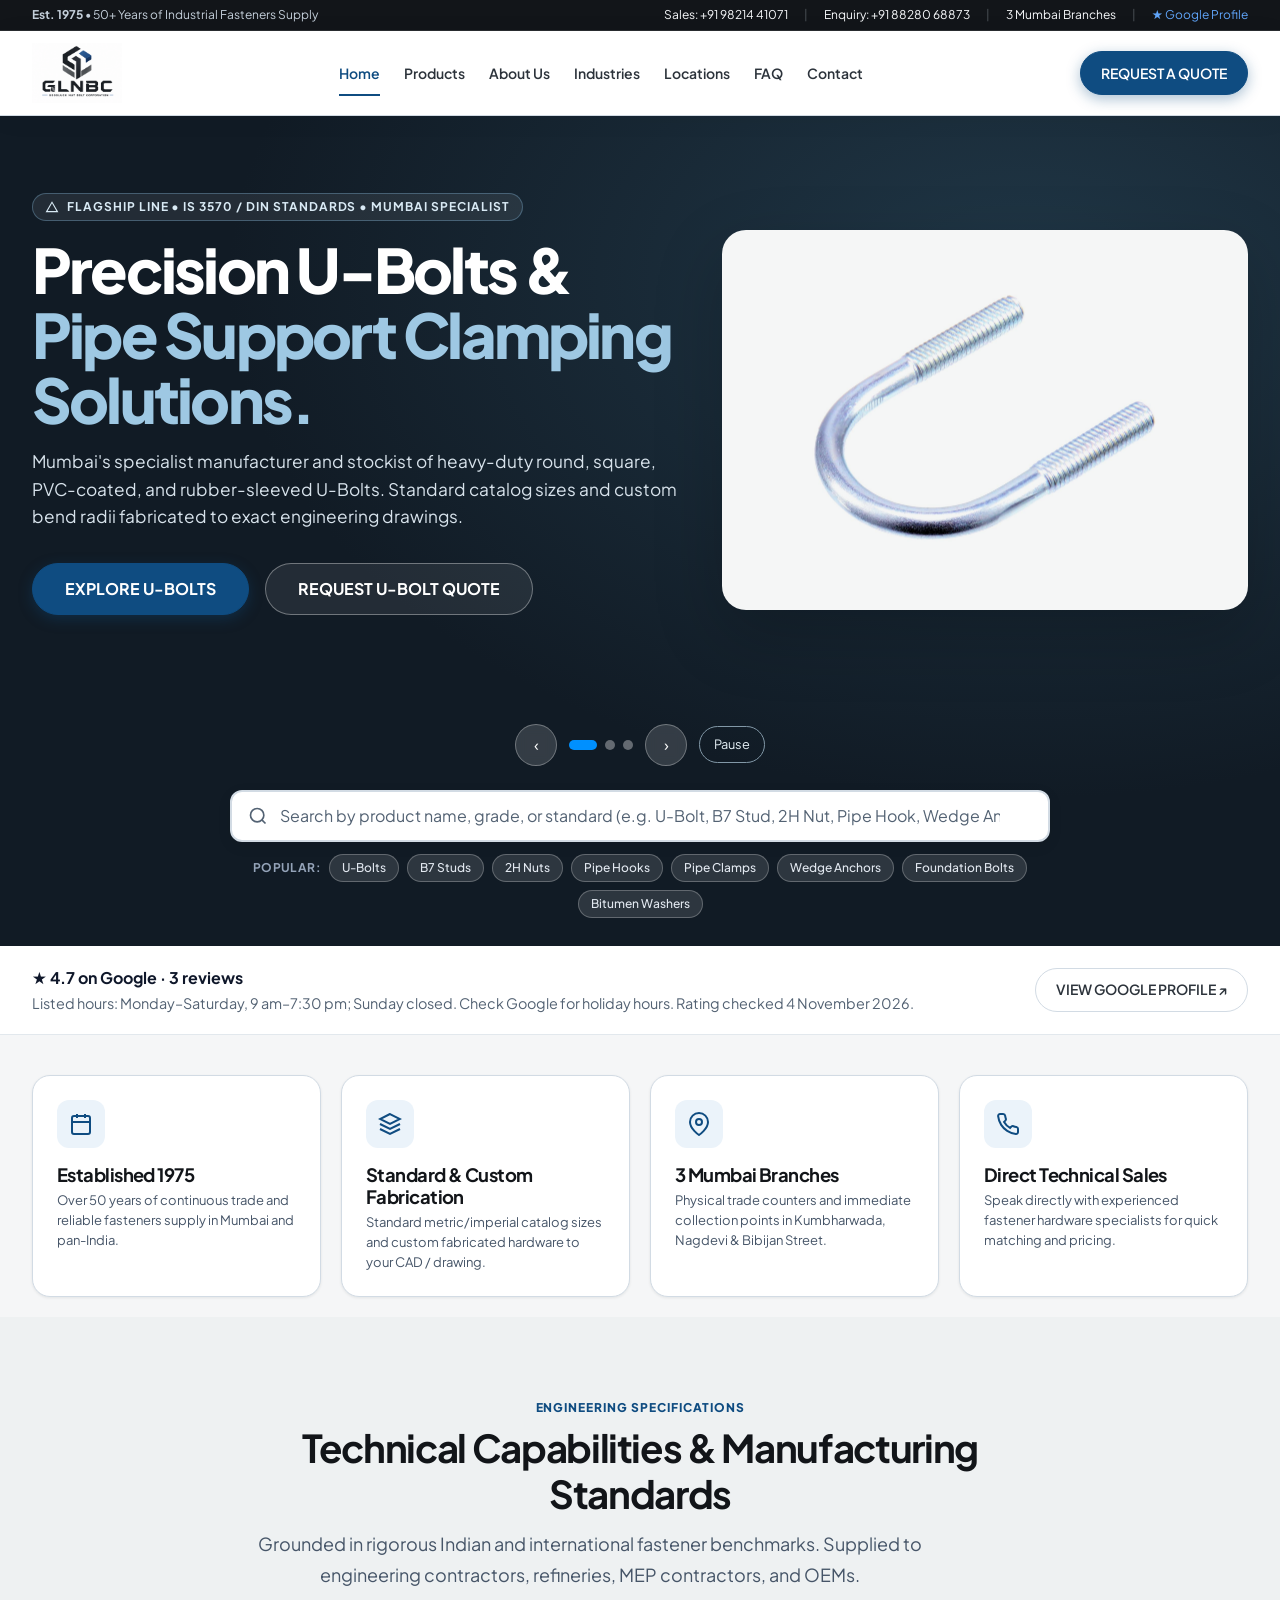
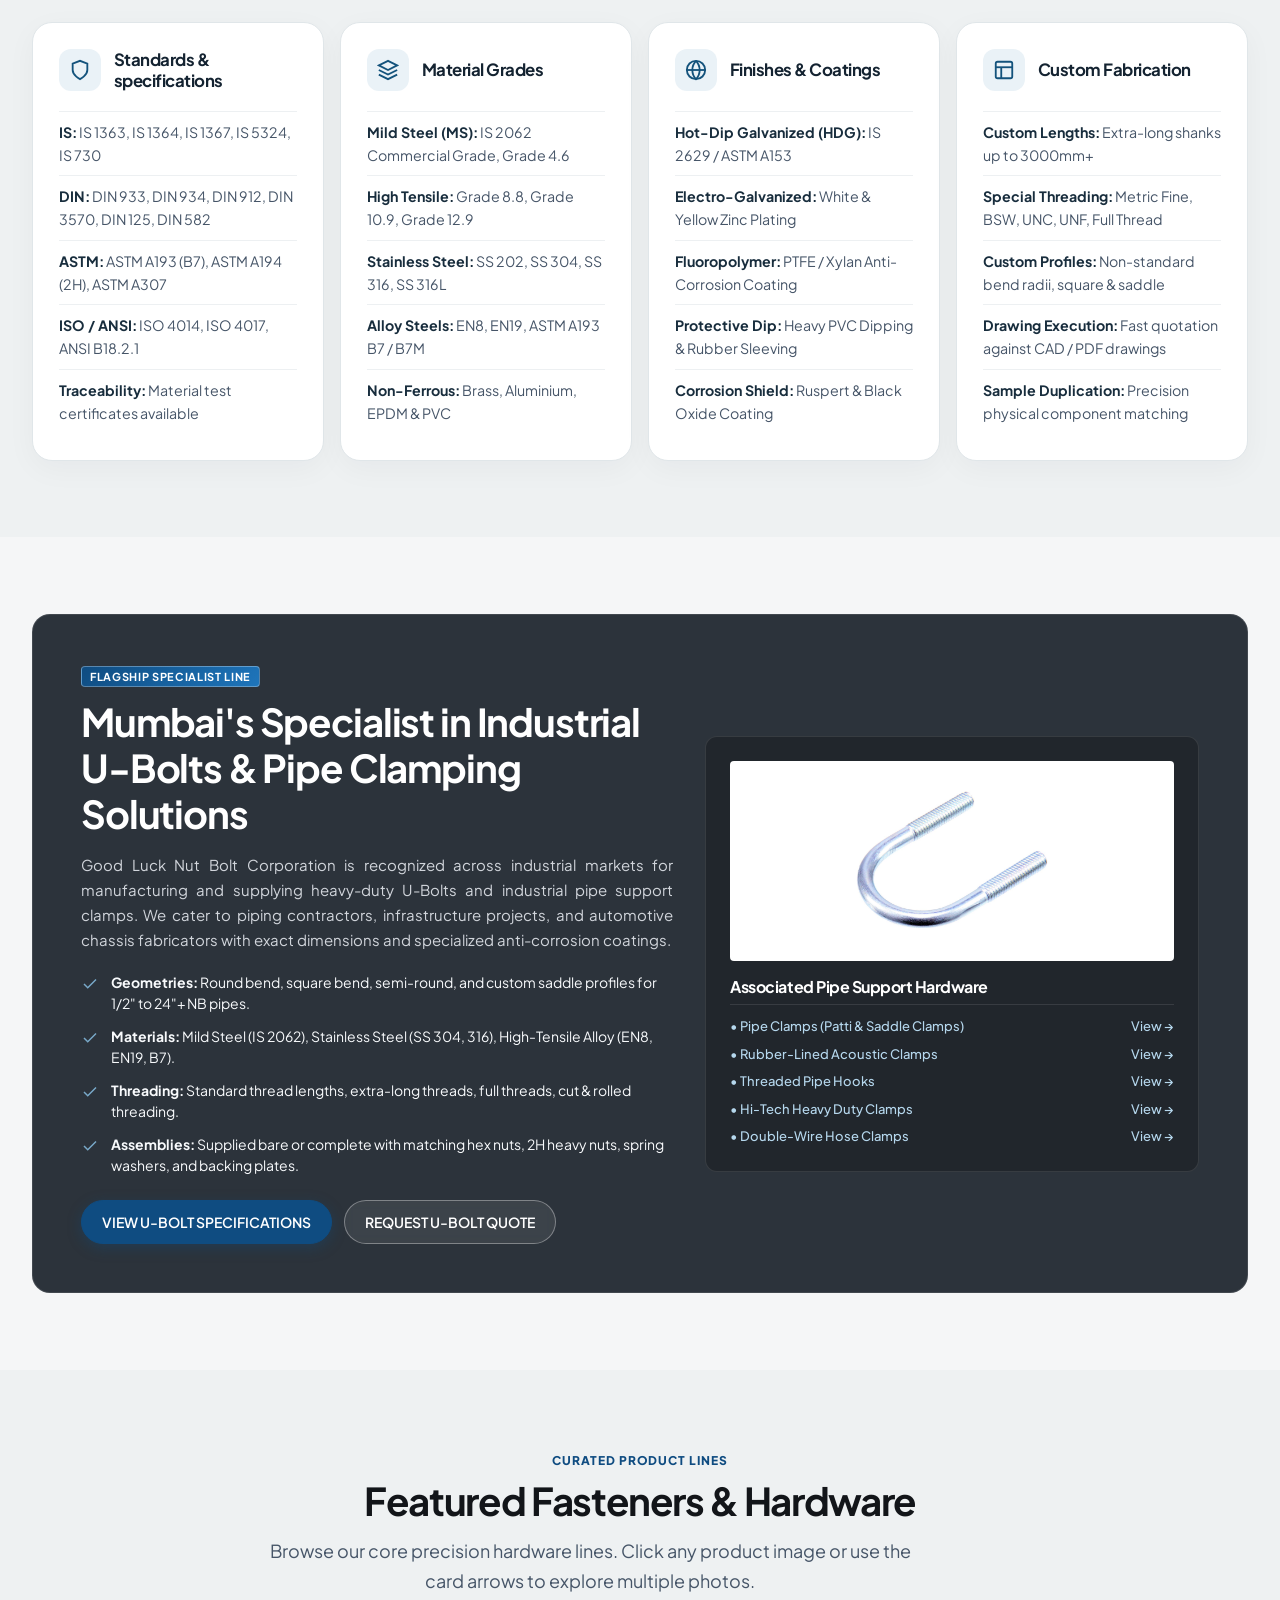
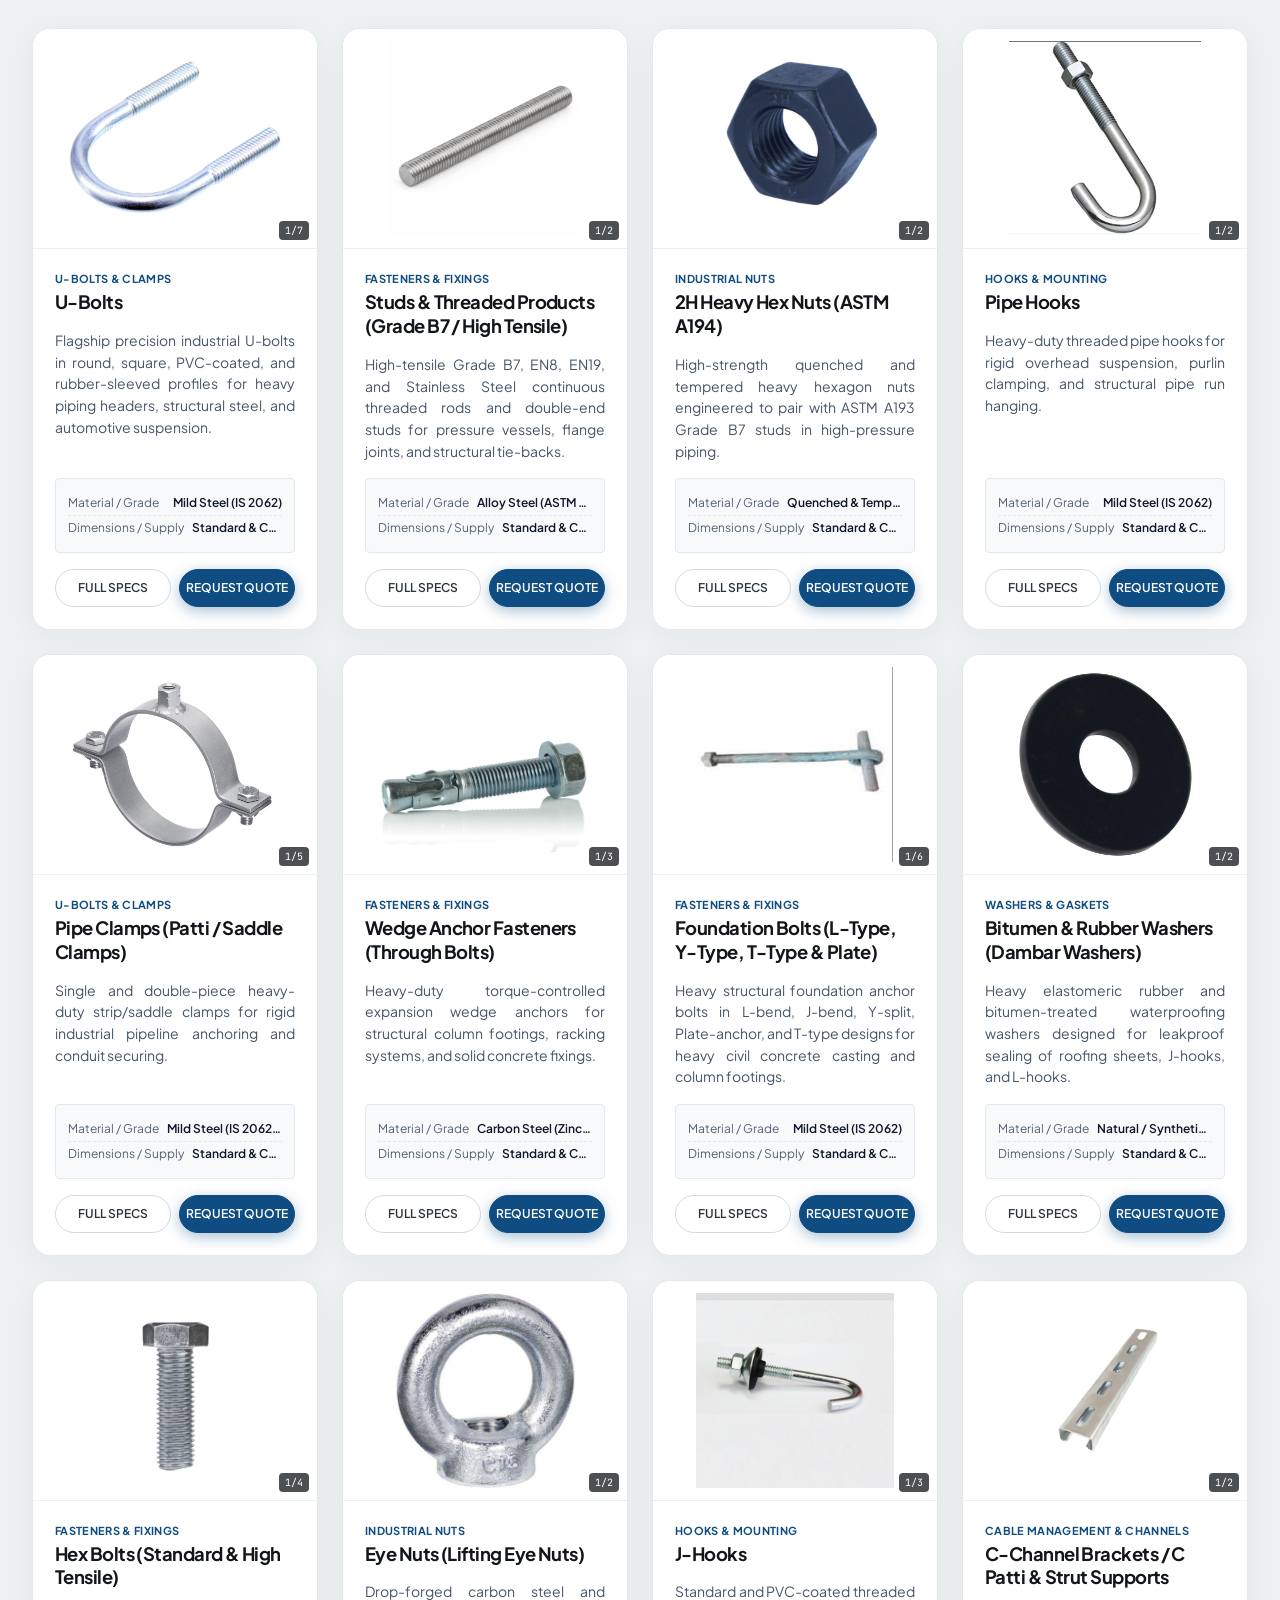
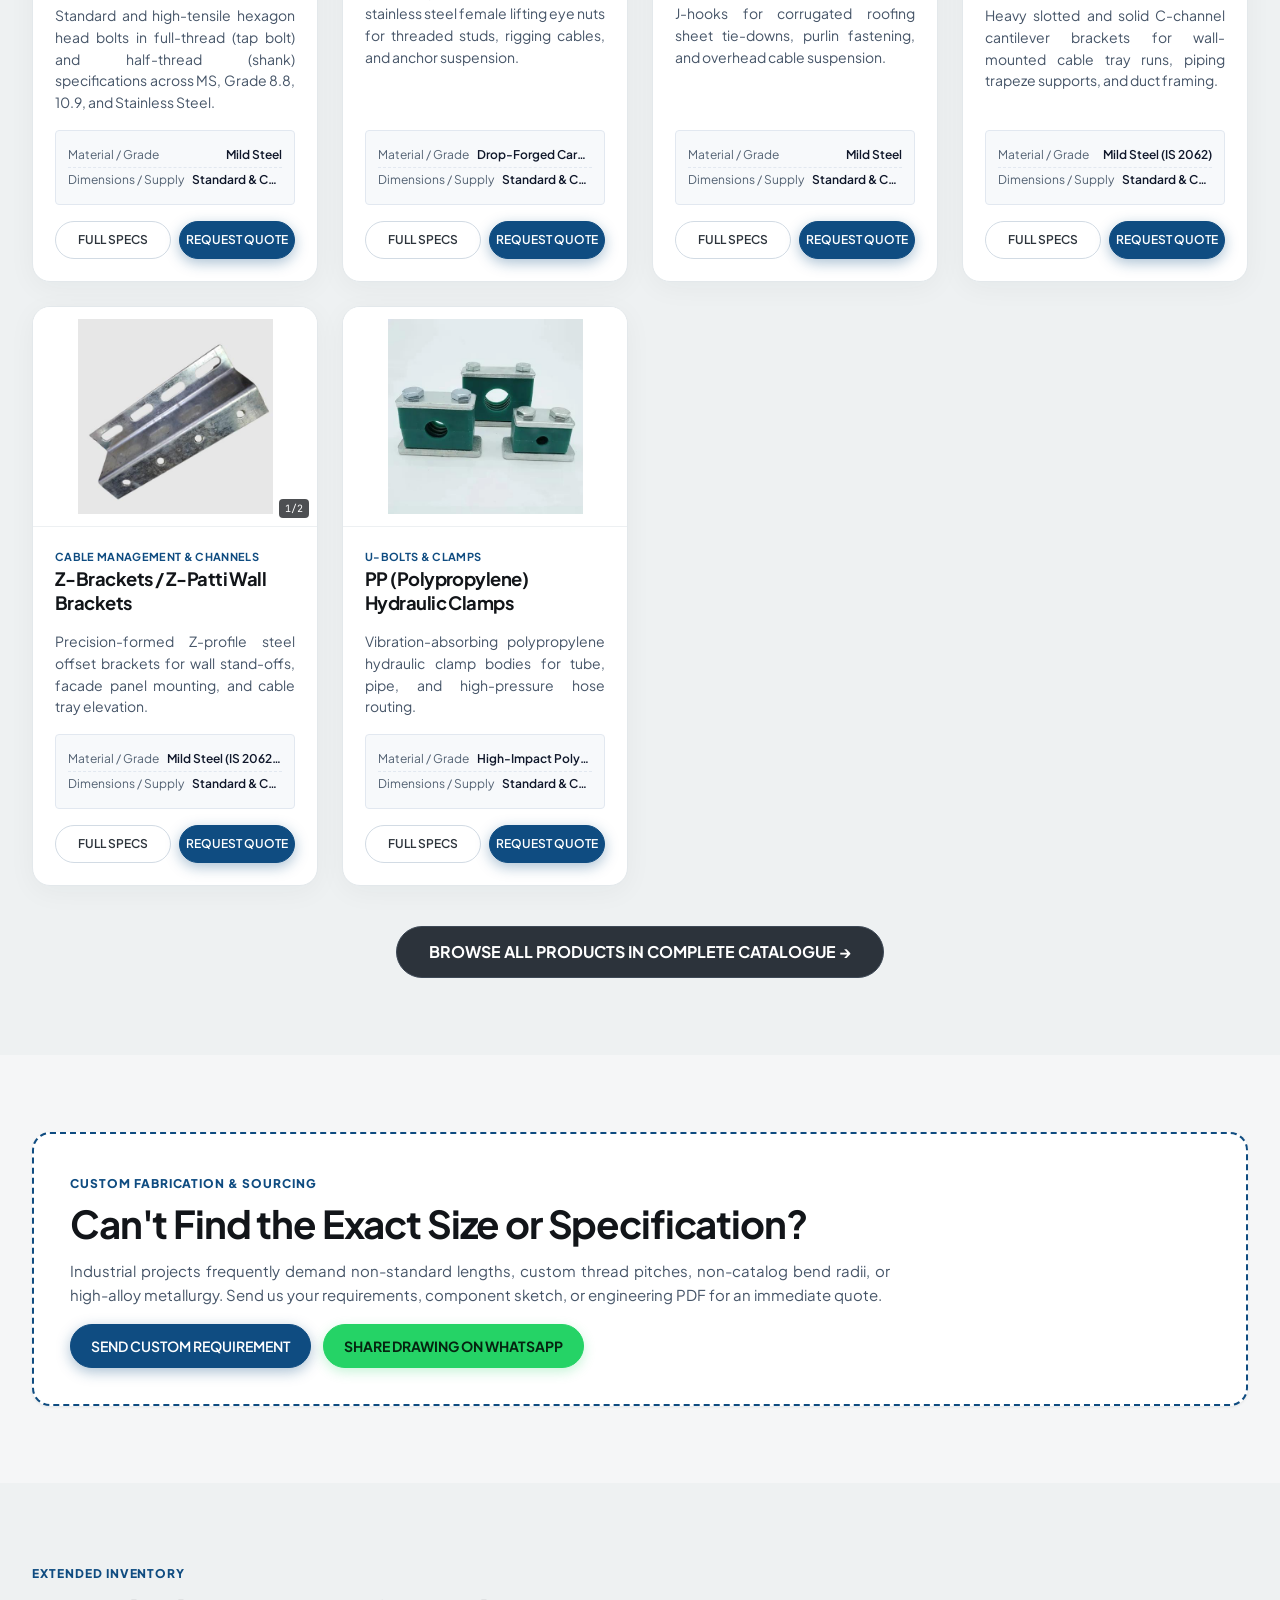
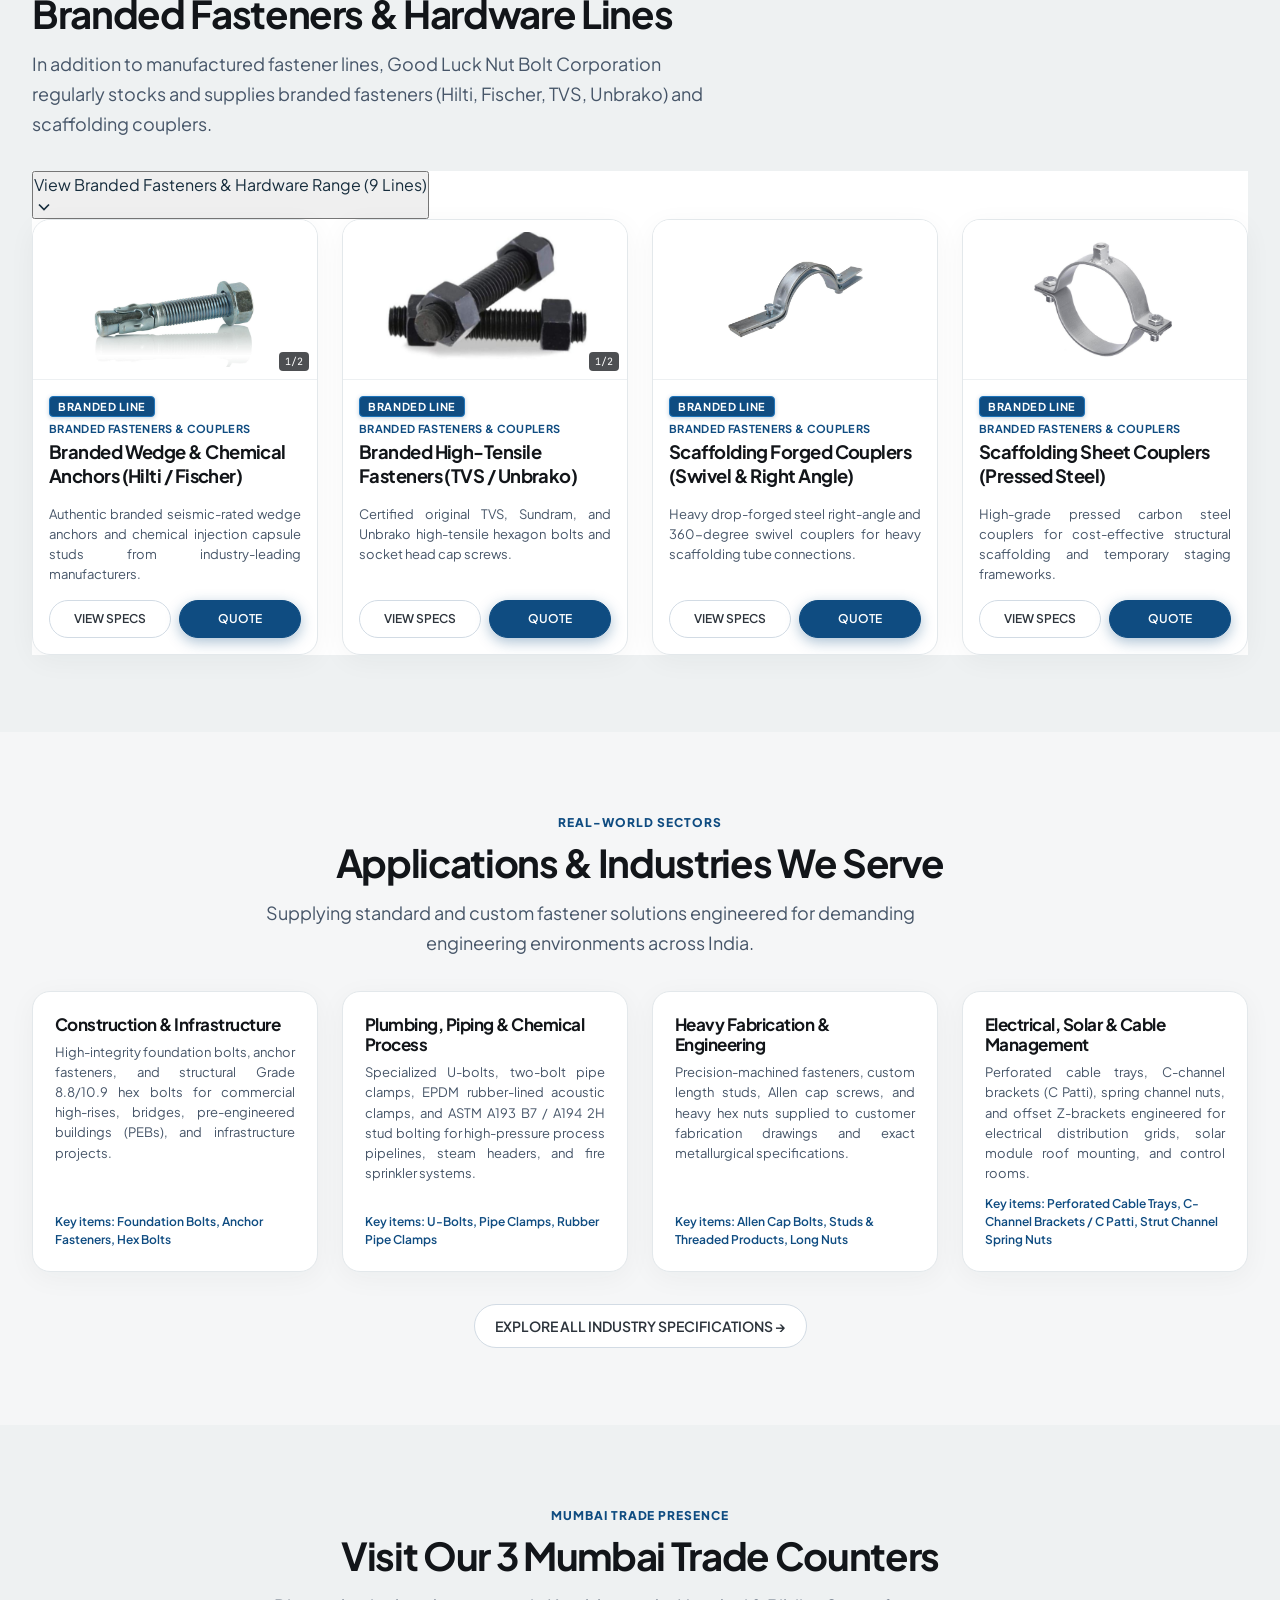
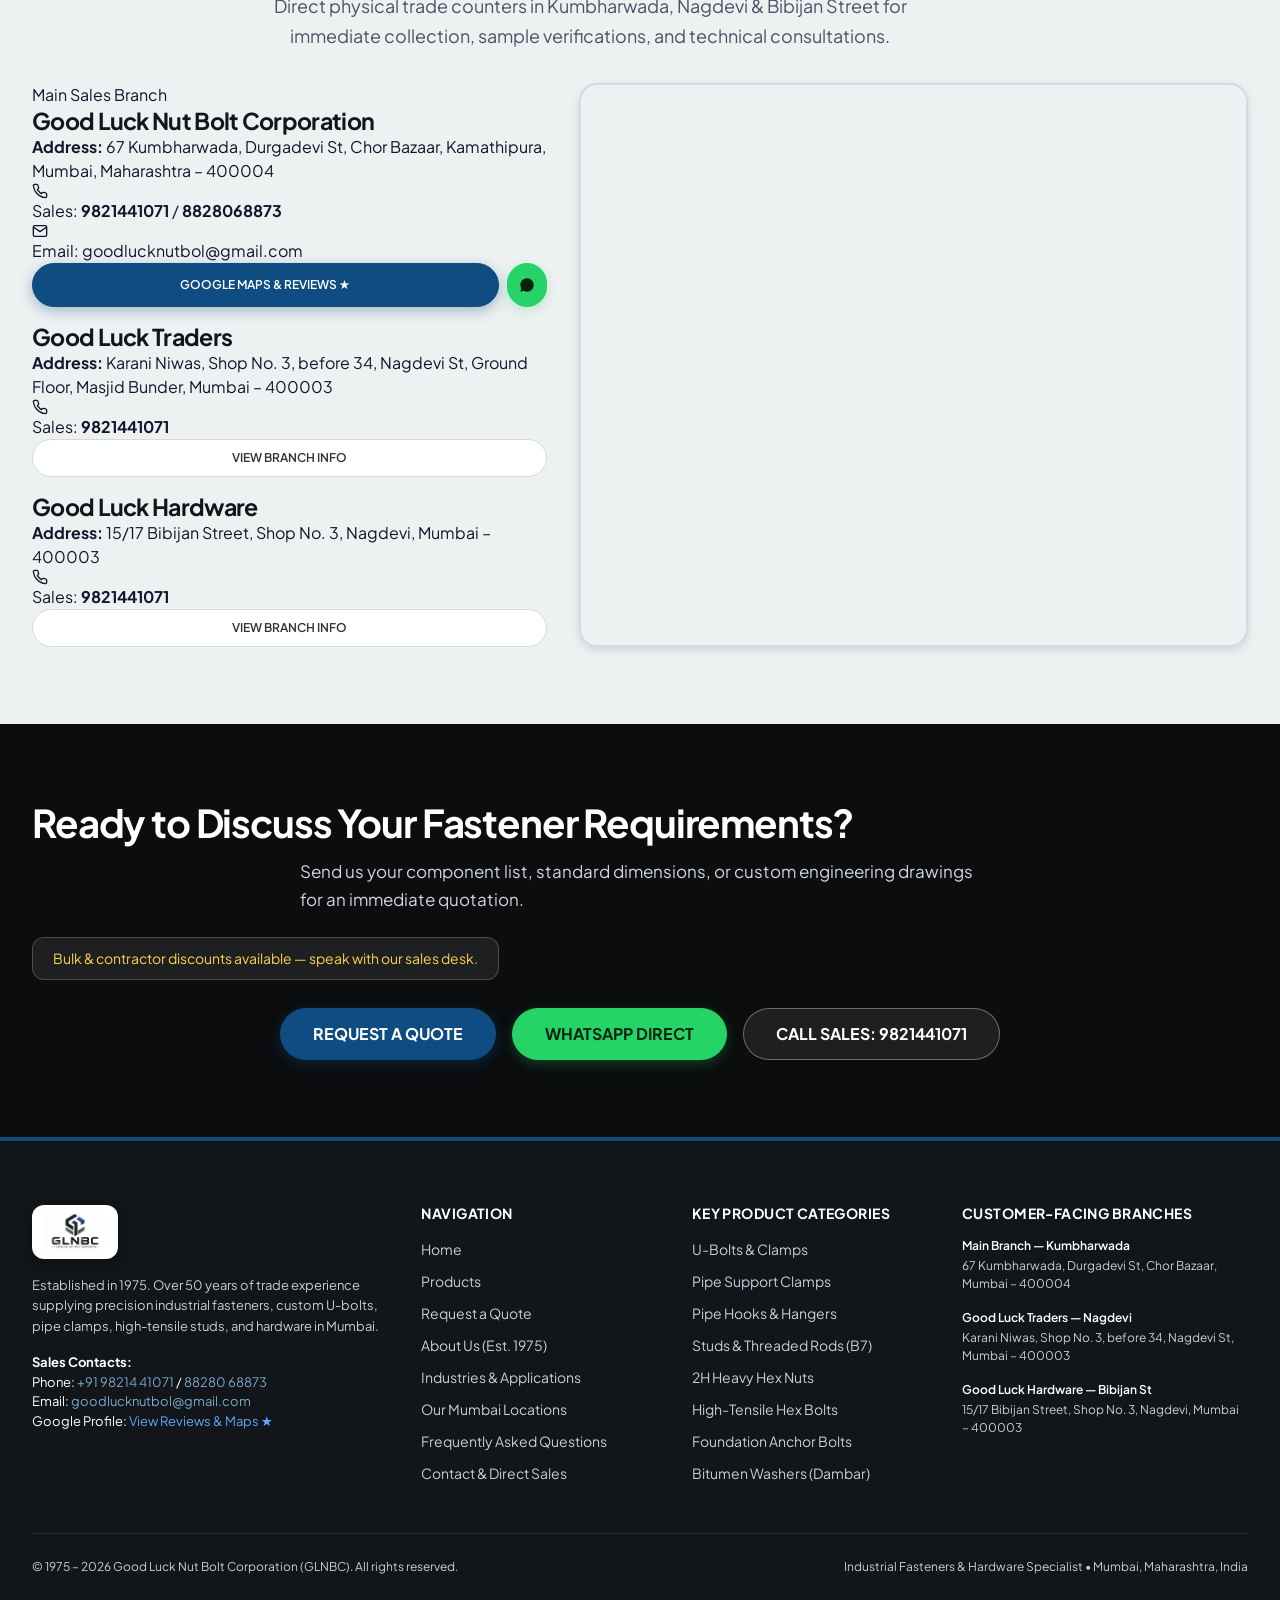
<file: index.html>
<!DOCTYPE html>
<html lang="en">
<head>
  <meta charset="UTF-8">
  <meta name="viewport" content="width=device-width, initial-scale=1.0">
  <title>Good Luck Nut Bolt Corporation (GLNBC) | Industrial Fasteners & U-Bolts Mumbai</title>
  <meta name="description" content="Established in 1975. Good Luck Nut Bolt Corporation is Mumbai's trusted supplier of industrial fasteners, U-bolts, pipe clamps, nuts, bolts, studs, anchors, and custom hardware. 3 Mumbai branches.">
  <meta name="keywords" content="fasteners supplier Mumbai, nut bolt supplier Mumbai, U-bolt supplier Mumbai, industrial fasteners Mumbai, clamps supplier Mumbai, foundation bolts Mumbai, stainless steel fasteners Mumbai, B7 studs Mumbai, 2H nuts Mumbai">
  
  <!-- Open Graph -->
  <meta property="og:title" content="Good Luck Nut Bolt Corporation | Industrial Fasteners Mumbai">
  <meta property="og:description" content="50+ Years of Trust. Suppliers of industrial fasteners, custom U-bolts, pipe clamps, high-tensile studs, and hardware in Mumbai since 1975.">
  <meta property="og:type" content="website">
  
  <!-- Favicon -->
  <link rel="icon" type="image/png" href="assets/images/brand/favicon.png">
  
  <!-- CSS Design System -->
  <link rel="stylesheet" href="assets/css/variables.css">
  <link rel="stylesheet" href="assets/css/base.css">
  <link rel="stylesheet" href="assets/css/components.css">
  <link rel="stylesheet" href="assets/css/layout.css">

  <!-- Structured Data JSON-LD -->
  <script type="application/ld+json">
  {
    "@context": "https://schema.org",
    "@type": "LocalBusiness",
    "name": "Good Luck Nut Bolt Corporation",
    "alternateName": "GLNBC",
    "foundingDate": "1975",
    "description": "Mumbai's trusted industrial fasteners, U-bolts, clamps, studs, and custom hardware supplier.",
    "telephone": "+91-9821441071",
    "email": "goodlucknutbol@gmail.com",
    "url": "https://share.google/hFtLFiSH9dYBeKDcI",
    "address": {
      "@type": "PostalAddress",
      "streetAddress": "67 Kumbharwada, Durgadevi St, Chor Bazaar, Kamathipura",
      "addressLocality": "Mumbai",
      "addressRegion": "Maharashtra",
      "postalCode": "400004",
      "addressCountry": "IN"
    },
    "department": [
      {
        "@type": "LocalBusiness",
        "name": "Good Luck Traders",
        "address": "Karani Niwas, Shop No. 3, before 34, Nagdevi St, Ground Floor, Masjid Bunder, Mumbai – 400003"
      },
      {
        "@type": "LocalBusiness",
        "name": "Good Luck Hardware",
        "address": "15/17 Bibijan Street, Shop No. 3, Nagdevi, Mumbai – 400003"
      }
    ]
  }
  </script>
</head>
<body class="bg-cad-steel">

  <!-- Top Notification & Contact Bar -->
  <div class="top-bar">
    <div class="container top-bar-inner">
      <div class="top-bar-left">
        <span><strong>Est. 1975</strong> • 50+ Years of Industrial Fasteners Supply</span>
      </div>
      <div class="top-bar-right">
        <a href="tel:9821441071">Sales: +91 98214 41071</a>
        <span style="opacity: 0.3;">|</span>
        <a href="tel:8828068873">Enquiry: +91 88280 68873</a>
        <span style="opacity: 0.3;">|</span>
        <a href="locations.html">3 Mumbai Branches</a>
        <span style="opacity: 0.3;">|</span>
        <a href="https://share.google/hFtLFiSH9dYBeKDcI" target="_blank" rel="noopener noreferrer" style="color: #60A5FA;">★ Google Profile</a>
      </div>
    </div>
  </div>

  <!-- Main Site Header -->
  <header class="site-header">
    <div class="container header-inner">
      <a href="index.html" class="brand" aria-label="Good Luck Nut Bolt Corporation Homepage">
        <img src="assets/images/brand/glnbc-logo.png" alt="GLNBC - Good Luck Nut Bolt Corporation" class="brand-logo-img">
      </a>

      <!-- Desktop Navigation -->
      <nav class="nav-desktop" aria-label="Primary Navigation">
        <a href="index.html" class="nav-link active">Home</a>
        <a href="products.html" class="nav-link">Products</a>
        <a href="about.html" class="nav-link">About Us</a>
        <a href="industries.html" class="nav-link">Industries</a>
        <a href="locations.html" class="nav-link">Locations</a>
        <a href="faq.html" class="nav-link">FAQ</a>
        <a href="contact.html" class="nav-link">Contact</a>
      </nav>

      <div class="header-actions">
        <a href="request-a-quote.html" class="btn btn-primary" data-track="header_quote_click">
          Request a Quote
        </a>
        <button type="button" class="menu-toggle" aria-label="Toggle navigation menu">
          <svg width="24" height="24" viewBox="0 0 24 24" fill="none" stroke="currentColor" stroke-width="2"><line x1="3" y1="12" x2="21" y2="12"></line><line x1="3" y1="6" x2="21" y2="6"></line><line x1="3" y1="18" x2="21" y2="18"></line></svg>
        </button>
      </div>
    </div>
  </header>

  <!-- Mobile Drawer -->
  <div class="mobile-drawer-overlay"></div>
  <div class="mobile-drawer" role="dialog" aria-modal="true" aria-label="Mobile Navigation">
    <div class="mobile-drawer-header">
      <a href="index.html" class="brand" aria-label="Good Luck Nut Bolt Corporation Homepage">
        <img src="assets/images/brand/glnbc-logo.png" alt="GLNBC - Good Luck Nut Bolt Corporation" class="brand-logo-img">
      </a>
      <button type="button" class="mobile-drawer-close btn btn-sm btn-outline btn-icon-only" aria-label="Close menu">✕</button>
    </div>

    <div class="mobile-nav-links">
      <a href="index.html" class="mobile-nav-link active">Home</a>
      <a href="products.html" class="mobile-nav-link">Products</a>
      <a href="about.html" class="mobile-nav-link">About Us <span>50+ Years</span></a>
      <a href="industries.html" class="mobile-nav-link">Industries & Applications</a>
      <a href="locations.html" class="mobile-nav-link">3 Mumbai Locations</a>
      <a href="faq.html" class="mobile-nav-link">FAQ</a>
      <a href="contact.html" class="mobile-nav-link">Contact & Enquiries</a>
    </div>

    <div style="margin-top: auto; display: flex; flex-direction: column; gap: 10px;">
      <a href="request-a-quote.html" class="btn btn-primary btn-lg w-full">Get a Quote</a>
      <button type="button" class="btn btn-whatsapp btn-lg w-full" onclick="openWhatsAppQuote()">WhatsApp Us</button>
      <a href="https://share.google/hFtLFiSH9dYBeKDcI" target="_blank" rel="noopener noreferrer" class="btn btn-outline btn-sm w-full" style="text-align: center;">View Google Profile ★</a>
      <div style="font-size: 12px; color: var(--color-grey-muted); text-align: center; margin-top: 4px;">
        Sales: +91 98214 41071 / 88280 68873
      </div>
    </div>
  </div>

  <main>
    <!-- Rolling Pictures Hero Section (Inspired by amioptics.co.in) -->
    <section class="hero-slider-wrapper bg-blueprint bg-dark" aria-label="Featured Highlights Carousel">
      
      <!-- Slide 1: U-Bolts & Clamping Solutions (Flagship) -->
      <div class="hero-slide active">
        <div class="container">
          <div class="hero-slide-grid">
            <div class="hero-content">
              <div class="hero-badge">
                <svg width="14" height="14" viewBox="0 0 24 24" fill="currentColor"><path d="M12 2L1 21h22L12 2zm0 3.5L19.5 19h-15L12 5.5z"/></svg>
                Flagship Line • IS 3570 / DIN Standards • Mumbai Specialist
              </div>
              <h1 class="hero-title">
                Precision U-Bolts &<br>
                <span>Pipe Support Clamping Solutions.</span>
              </h1>
              <p class="hero-subtitle">
                Mumbai's specialist manufacturer and stockist of heavy-duty round, square, PVC-coated, and rubber-sleeved U-Bolts. Standard catalog sizes and custom bend radii fabricated to exact engineering drawings.
              </p>
              <div class="hero-actions">
                <a href="product.html?p=u-bolts" class="btn btn-lg btn-primary" data-track="hero_view_ubolt">Explore U-Bolts</a>
                <a href="request-a-quote.html?product=U-Bolts" class="btn btn-lg btn-outline-white">Request U-Bolt Quote</a>
              </div>
            </div>
            <div class="hero-slide-media">
              <img src="assets/images/products/u%20bolts.jpg" alt="GLNBC Industrial U-Bolts and Clamping Solutions" loading="eager">
            </div>
          </div>
        </div>
      </div>

      <!-- Slide 2: High-Tensile Fasteners & B7 Studs -->
      <div class="hero-slide">
        <div class="container">
          <div class="hero-slide-grid">
            <div class="hero-content">
              <div class="hero-badge">
                <svg width="14" height="14" viewBox="0 0 24 24" fill="currentColor"><polygon points="12 2 2 7 12 12 22 7 12 2"></polygon></svg>
                ASTM A193 B7 • ASTM A194 2H • High Tensile 8.8 / 10.9
              </div>
              <h2 class="hero-title">
                50+ Years of Trust.<br>
                <span>The Foundation Your Industry Builds On.</span>
              </h2>
              <p class="hero-subtitle">
                Supplying refinery-grade ASTM A193 Grade B7 studs, 2H heavy hex nuts, DIN 933/934 hex bolts, and high-tensile fasteners to infrastructure, MEP, petrochemical, and construction projects across India.
              </p>
              <div class="hero-actions">
                <a href="products.html" class="btn btn-lg btn-primary" data-track="hero_view_products">Browse All Products</a>
                <a href="request-a-quote.html" class="btn btn-lg btn-outline-white">Instant Quote</a>
              </div>
            </div>
            <div class="hero-slide-media">
              <img src="assets/images/products/studs%20threaded.jpg" alt="Threaded stud" loading="lazy">
            </div>
          </div>
        </div>
      </div>

      <!-- Slide 3: Anchors, Hooks & Custom Fabrication -->
      <div class="hero-slide">
        <div class="container">
          <div class="hero-slide-grid">
            <div class="hero-content">
              <div class="hero-badge">
                <svg width="14" height="14" viewBox="0 0 24 24" fill="currentColor"><rect x="3" y="3" width="18" height="18" rx="2" ry="2"></rect></svg>
                Custom Drawings • 3 Mumbai Branches • Ready Stocks
              </div>
              <h2 class="hero-title">
                Heavy Anchors, Pipe Hooks &<br>
                <span>Custom Engineering Hardware.</span>
              </h2>
              <p class="hero-subtitle">
                From wedge and pin-type anchor fasteners to heavy-duty pipe hooks, foundation bolts, Z-channel trays, and bitumen washers—get immediate trade counter pickups or project dispatches.
              </p>
              <div class="hero-actions">
                <a href="products.html" class="btn btn-lg btn-primary">Discover Fasteners</a>
                <button type="button" class="btn btn-lg btn-whatsapp" onclick="openWhatsAppQuote()">WhatsApp Sales</button>
              </div>
            </div>
            <div class="hero-slide-media">
              <img src="assets/images/products/pipe_hook_hd.jpg" alt="Heavy Duty Pipe Hooks and Industrial Fasteners" loading="lazy">
            </div>
          </div>
        </div>
      </div>

      <!-- Hero Slider Controls -->
      <div class="hero-slider-controls">
        <button type="button" class="hero-arrow-btn hero-prev-btn" aria-label="Previous Slide">‹</button>
        <div class="hero-dots-container">
          <button type="button" class="hero-dot active" aria-label="Slide 1"></button>
          <button type="button" class="hero-dot" aria-label="Slide 2"></button>
          <button type="button" class="hero-dot" aria-label="Slide 3"></button>
        </div>
        <button type="button" class="hero-arrow-btn hero-next-btn" aria-label="Next Slide">›</button>
        <button type="button" class="hero-pause-btn" aria-label="Pause slideshow">Pause</button>
      </div>

      <!-- Integrated Fast Live Search Bar (UI Reference 1) -->
      <div class="container" style="padding-bottom: 28px;">
        <div class="hero-quick-search search-wrapper" style="max-width: 820px; margin: 0 auto;">
          <form action="products.html" method="GET" class="search-input-group">
            <svg class="search-icon-left" width="20" height="20" viewBox="0 0 24 24" fill="none" stroke="currentColor" stroke-width="2"><circle cx="11" cy="11" r="8"></circle><line x1="21" y1="21" x2="16.65" y2="16.65"></line></svg>
            <input type="text" name="q" class="search-input" placeholder="Search by product name, grade, or standard (e.g. U-Bolt, B7 Stud, 2H Nut, Pipe Hook, Wedge Anchor)..." aria-label="Search Fasteners and Clamps">
          </form>

          <div class="search-pills-bar" style="justify-content: center;">
            <span class="search-pills-label">Popular:</span>
            <a href="products.html?q=U-Bolt" class="search-pill">U-Bolts</a>
            <a href="products.html?q=B7+Stud" class="search-pill">B7 Studs</a>
            <a href="products.html?q=2H+Nut" class="search-pill">2H Nuts</a>
            <a href="products.html?q=Pipe+Hook" class="search-pill">Pipe Hooks</a>
            <a href="products.html?q=Pipe+Clamp" class="search-pill">Pipe Clamps</a>
            <a href="products.html?q=Wedge+Anchor" class="search-pill">Wedge Anchors</a>
            <a href="products.html?q=Foundation+Bolt" class="search-pill">Foundation Bolts</a>
            <a href="products.html?q=Bitumen" class="search-pill">Bitumen Washers</a>
          </div>
        </div>
      </div>
    </section>

    <section class="google-profile-strip" aria-label="Google business profile"><div class="container google-profile-inner"><div><strong>★ 4.7 on Google · 3 reviews</strong><span>Listed hours: Monday–Saturday, 9 am–7:30 pm; Sunday closed. Check Google for holiday hours. Rating checked 4 November 2026.</span></div><a class="btn btn-outline" href="https://share.google/hFtLFiSH9dYBeKDcI" target="_blank" rel="noopener noreferrer">View Google profile ↗</a></div></section>

    <!-- 4-Pillar Trust Highlights (Redesigned & Prominently Placed Below Hero) -->
    <section class="section" style="padding: 40px 0 20px 0;">
      <div class="container">
        <div class="trust-cards-grid">
          <!-- Pillar 1: Est. 1975 -->
          <div class="trust-card">
            <div class="trust-card-icon-box">
              <svg width="24" height="24" viewBox="0 0 24 24" fill="none" stroke="currentColor" stroke-width="2"><rect x="3" y="4" width="18" height="18" rx="2" ry="2"></rect><line x1="16" y1="2" x2="16" y2="6"></line><line x1="8" y1="2" x2="8" y2="6"></line><line x1="3" y1="10" x2="21" y2="10"></line></svg>
            </div>
            <h3 class="trust-card-title">Established 1975</h3>
            <p class="trust-card-desc">Over 50 years of continuous trade and reliable fasteners supply in Mumbai and pan-India.</p>
          </div>

          <!-- Pillar 2: Standard & Custom Fabrication -->
          <div class="trust-card">
            <div class="trust-card-icon-box">
              <svg width="24" height="24" viewBox="0 0 24 24" fill="none" stroke="currentColor" stroke-width="2"><polygon points="12 2 2 7 12 12 22 7 12 2"></polygon><polyline points="2 17 12 22 22 17"></polyline><polyline points="2 12 12 17 22 12"></polyline></svg>
            </div>
            <h3 class="trust-card-title">Standard & Custom Fabrication</h3>
            <p class="trust-card-desc">Standard metric/imperial catalog sizes and custom fabricated hardware to your CAD / drawing.</p>
          </div>

          <!-- Pillar 3: 3 Mumbai Branches -->
          <div class="trust-card">
            <div class="trust-card-icon-box">
              <svg width="24" height="24" viewBox="0 0 24 24" fill="none" stroke="currentColor" stroke-width="2"><path d="M21 10c0 7-9 13-9 13s-9-6-9-13a9 9 0 0 1 18 0z"></path><circle cx="12" cy="10" r="3"></circle></svg>
            </div>
            <h3 class="trust-card-title">3 Mumbai Branches</h3>
            <p class="trust-card-desc">Physical trade counters and immediate collection points in Kumbharwada, Nagdevi & Bibijan Street.</p>
          </div>

          <!-- Pillar 4: Direct Technical Sales -->
          <div class="trust-card">
            <div class="trust-card-icon-box">
              <svg width="24" height="24" viewBox="0 0 24 24" fill="none" stroke="currentColor" stroke-width="2"><path d="M22 16.92v3a2 2 0 0 1-2.18 2 19.79 19.79 0 0 1-8.63-3.07 19.5 19.5 0 0 1-6-6 19.79 19.79 0 0 1-3.07-8.67A2 2 0 0 1 4.11 2h3a2 2 0 0 1 2 1.72 12.84 12.84 0 0 0 .7 2.81 2 2 0 0 1-.45 2.11L8.09 9.91a16 16 0 0 0 6 6l1.27-1.27a2 2 0 0 1 2.11-.45 12.84 12.84 0 0 0 2.81.7A2 2 0 0 1 22 16.92z"></path></svg>
            </div>
            <h3 class="trust-card-title">Direct Technical Sales</h3>
            <p class="trust-card-desc">Speak directly with experienced fastener hardware specialists for quick matching and pricing.</p>
          </div>
        </div>
      </div>
    </section>

    <!-- Professional Technical Capabilities & Standards (UI Reference 2) -->
    <section class="section section-grey">
      <div class="container">
        <div class="section-header text-center">
          <span class="section-eyebrow">Engineering Specifications</span>
          <h2 class="section-title">Technical Capabilities & Manufacturing Standards</h2>
          <p class="section-subtitle">
            Grounded in rigorous Indian and international fastener benchmarks. Supplied to engineering contractors, refineries, MEP contractors, and OEMs.
          </p>
        </div>

        <div class="technical-grid">
          <!-- Card 1: Guaranteed Standards -->
          <div class="technical-card">
            <div class="technical-card-header">
              <div class="technical-icon-box">
                <svg width="22" height="22" viewBox="0 0 24 24" fill="none" stroke="currentColor" stroke-width="2"><path d="M12 22s8-4 8-10V5l-8-3-8 3v7c0 6 8 10 8 10z"></path></svg>
              </div>
              <h3 class="technical-card-title">Standards & specifications</h3>
            </div>
            <ul class="technical-spec-list">
              <li><span class="technical-bullet">•</span> <strong>IS:</strong> IS 1363, IS 1364, IS 1367, IS 5324, IS 730</li>
              <li><span class="technical-bullet">•</span> <strong>DIN:</strong> DIN 933, DIN 934, DIN 912, DIN 3570, DIN 125, DIN 582</li>
              <li><span class="technical-bullet">•</span> <strong>ASTM:</strong> ASTM A193 (B7), ASTM A194 (2H), ASTM A307</li>
              <li><span class="technical-bullet">•</span> <strong>ISO / ANSI:</strong> ISO 4014, ISO 4017, ANSI B18.2.1</li>
              <li><span class="technical-bullet">•</span> <strong>Traceability:</strong> Material test certificates available</li>
            </ul>
          </div>

          <!-- Card 2: Metallurgy & Grades -->
          <div class="technical-card">
            <div class="technical-card-header">
              <div class="technical-icon-box">
                <svg width="22" height="22" viewBox="0 0 24 24" fill="none" stroke="currentColor" stroke-width="2"><polygon points="12 2 2 7 12 12 22 7 12 2"></polygon><polyline points="2 17 12 22 22 17"></polyline><polyline points="2 12 12 17 22 12"></polyline></svg>
              </div>
              <h3 class="technical-card-title">Material Grades</h3>
            </div>
            <ul class="technical-spec-list">
              <li><span class="technical-bullet">•</span> <strong>Mild Steel (MS):</strong> IS 2062 Commercial Grade, Grade 4.6</li>
              <li><span class="technical-bullet">•</span> <strong>High Tensile:</strong> Grade 8.8, Grade 10.9, Grade 12.9</li>
              <li><span class="technical-bullet">•</span> <strong>Stainless Steel:</strong> SS 202, SS 304, SS 316, SS 316L</li>
              <li><span class="technical-bullet">•</span> <strong>Alloy Steels:</strong> EN8, EN19, ASTM A193 B7 / B7M</li>
              <li><span class="technical-bullet">•</span> <strong>Non-Ferrous:</strong> Brass, Aluminium, EPDM & PVC</li>
            </ul>
          </div>

          <!-- Card 3: Surface Finishes & Coatings -->
          <div class="technical-card">
            <div class="technical-card-header">
              <div class="technical-icon-box">
                <svg width="22" height="22" viewBox="0 0 24 24" fill="none" stroke="currentColor" stroke-width="2"><circle cx="12" cy="12" r="10"></circle><path d="M12 2a14.5 14.5 0 0 0 0 20 14.5 14.5 0 0 0 0-20"></path><path d="M2 12h20"></path></svg>
              </div>
              <h3 class="technical-card-title">Finishes & Coatings</h3>
            </div>
            <ul class="technical-spec-list">
              <li><span class="technical-bullet">•</span> <strong>Hot-Dip Galvanized (HDG):</strong> IS 2629 / ASTM A153</li>
              <li><span class="technical-bullet">•</span> <strong>Electro-Galvanized:</strong> White & Yellow Zinc Plating</li>
              <li><span class="technical-bullet">•</span> <strong>Fluoropolymer:</strong> PTFE / Xylan Anti-Corrosion Coating</li>
              <li><span class="technical-bullet">•</span> <strong>Protective Dip:</strong> Heavy PVC Dipping & Rubber Sleeving</li>
              <li><span class="technical-bullet">•</span> <strong>Corrosion Shield:</strong> Ruspert & Black Oxide Coating</li>
            </ul>
          </div>

          <!-- Card 4: Custom Fabrication & Drawings -->
          <div class="technical-card">
            <div class="technical-card-header">
              <div class="technical-icon-box">
                <svg width="22" height="22" viewBox="0 0 24 24" fill="none" stroke="currentColor" stroke-width="2"><rect x="3" y="3" width="18" height="18" rx="2" ry="2"></rect><line x1="3" y1="9" x2="21" y2="9"></line><line x1="9" y1="21" x2="9" y2="9"></line></svg>
              </div>
              <h3 class="technical-card-title">Custom Fabrication</h3>
            </div>
            <ul class="technical-spec-list">
              <li><span class="technical-bullet">•</span> <strong>Custom Lengths:</strong> Extra-long shanks up to 3000mm+</li>
              <li><span class="technical-bullet">•</span> <strong>Special Threading:</strong> Metric Fine, BSW, UNC, UNF, Full Thread</li>
              <li><span class="technical-bullet">•</span> <strong>Custom Profiles:</strong> Non-standard bend radii, square & saddle</li>
              <li><span class="technical-bullet">•</span> <strong>Drawing Execution:</strong> Fast quotation against CAD / PDF drawings</li>
              <li><span class="technical-bullet">•</span> <strong>Sample Duplication:</strong> Precision physical component matching</li>
            </ul>
          </div>
        </div>
      </div>
    </section>

    <!-- Flagship Focus: U-Bolt & Clamp Specialist Section -->
    <section class="section">
      <div class="container">
        <div class="specialist-section">
          <div class="specialist-grid">
            <div>
              <span class="badge badge-flagship" style="margin-bottom: 12px;">Flagship Specialist Line</span>
              <h2 style="color: white; margin-bottom: 16px;">
                Mumbai's Specialist in Industrial U-Bolts & Pipe Clamping Solutions
              </h2>
              <p style="color: #D1D5DB; font-size: 15px; line-height: 1.65; margin-bottom: 20px; text-align: justify;">
                Good Luck Nut Bolt Corporation is recognized across industrial markets for manufacturing and supplying heavy-duty U-Bolts and industrial pipe support clamps. We cater to piping contractors, infrastructure projects, and automotive chassis fabricators with exact dimensions and specialized anti-corrosion coatings.
              </p>

              <ul class="spec-list">
                <li>
                  <svg class="spec-list-icon" width="18" height="18" viewBox="0 0 24 24" fill="none" stroke="currentColor" stroke-width="2"><polyline points="20 6 9 17 4 12"></polyline></svg>
                  <span><strong>Geometries:</strong> Round bend, square bend, semi-round, and custom saddle profiles for 1/2" to 24"+ NB pipes.</span>
                </li>
                <li>
                  <svg class="spec-list-icon" width="18" height="18" viewBox="0 0 24 24" fill="none" stroke="currentColor" stroke-width="2"><polyline points="20 6 9 17 4 12"></polyline></svg>
                  <span><strong>Materials:</strong> Mild Steel (IS 2062), Stainless Steel (SS 304, 316), High-Tensile Alloy (EN8, EN19, B7).</span>
                </li>
                <li>
                  <svg class="spec-list-icon" width="18" height="18" viewBox="0 0 24 24" fill="none" stroke="currentColor" stroke-width="2"><polyline points="20 6 9 17 4 12"></polyline></svg>
                  <span><strong>Threading:</strong> Standard thread lengths, extra-long threads, full threads, cut & rolled threading.</span>
                </li>
                <li>
                  <svg class="spec-list-icon" width="18" height="18" viewBox="0 0 24 24" fill="none" stroke="currentColor" stroke-width="2"><polyline points="20 6 9 17 4 12"></polyline></svg>
                  <span><strong>Assemblies:</strong> Supplied bare or complete with matching hex nuts, 2H heavy nuts, spring washers, and backing plates.</span>
                </li>
              </ul>

              <div style="display: flex; gap: 12px; flex-wrap: wrap; margin-top: 24px;">
                <a href="product.html?p=u-bolts" class="btn btn-primary">View U-Bolt Specifications</a>
                <a href="request-a-quote.html?product=U-Bolts" class="btn btn-outline-white">Request U-Bolt Quote</a>
              </div>
            </div>

            <div style="background-color: rgba(0, 0, 0, 0.25); border: 1px solid rgba(255, 255, 255, 0.1); border-radius: var(--radius-md); padding: 24px; display: flex; flex-direction: column;">
              <div style="height: 200px; width: 100%; background: #FFFFFF; border-radius: var(--radius-sm); overflow: hidden; margin-bottom: 16px; display: flex; align-items: center; justify-content: center; padding: 12px;">
                <img src="assets/images/products/u%20bolts.jpg" alt="GLNBC Industrial U-Bolts" style="max-height: 100%; max-width: 100%; object-fit: contain;">
              </div>
              <h3 style="color: white; font-size: 16px; margin-bottom: 12px; border-bottom: 1px solid rgba(255, 255, 255, 0.1); padding-bottom: 8px;">
                Associated Pipe Support Hardware
              </h3>
              <div style="display: flex; flex-direction: column; gap: 8px;">
                <a href="product.html?p=pipe-clamps" style="color: #B5D7ED; font-size: 13px; font-weight: 500; display: flex; justify-content: space-between;">
                  <span>• Pipe Clamps (Patti & Saddle Clamps)</span> <span>View →</span>
                </a>
                <a href="product.html?p=rubber-pipe-clamps" style="color: #B5D7ED; font-size: 13px; font-weight: 500; display: flex; justify-content: space-between;">
                  <span>• Rubber-Lined Acoustic Clamps</span> <span>View →</span>
                </a>
                <a href="product.html?p=pipe-hooks" style="color: #B5D7ED; font-size: 13px; font-weight: 500; display: flex; justify-content: space-between;">
                  <span>• Threaded Pipe Hooks</span> <span>View →</span>
                </a>
                <a href="product.html?p=hi-tech-clamps" style="color: #B5D7ED; font-size: 13px; font-weight: 500; display: flex; justify-content: space-between;">
                  <span>• Hi-Tech Heavy Duty Clamps</span> <span>View →</span>
                </a>
                <a href="product.html?p=double-wire-hose-clamps" style="color: #B5D7ED; font-size: 13px; font-weight: 500; display: flex; justify-content: space-between;">
                  <span>• Double-Wire Hose Clamps</span> <span>View →</span>
                </a>
              </div>
            </div>
          </div>
        </div>
      </div>
    </section>

    <!-- Curated Core Products Showcase (Browsing without endless scroll) -->
    <section class="section section-grey">
      <div class="container">
        <div class="section-header text-center">
          <span class="section-eyebrow">Curated Product Lines</span>
          <h2 class="section-title">Featured Fasteners & Hardware</h2>
          <p class="section-subtitle">
            Browse our core precision hardware lines. Click any product image or use the card arrows to explore multiple photos.
          </p>
        </div>

        <!-- Curated 8-Product Grid (Systematic Layout) -->
        <div class="product-grid" id="home-featured-grid">
          <!-- Rendered dynamically by script below -->
        </div>

        <!-- Direct Link to Complete 45-Product Catalogue -->
        <div style="text-align: center; margin-top: 40px;">
          <a href="products.html" class="btn btn-lg btn-secondary">
            Browse All Products in Complete Catalogue →
          </a>
        </div>
      </div>
    </section>

    <!-- Custom Requirements Pathway -->
    <section class="section">
      <div class="container">
        <div style="background-color: white; border: 2px dashed var(--color-industrial-blue); border-radius: var(--radius-lg); padding: 36px; display: grid; grid-template-columns: 1fr; gap: 24px; align-items: center; box-shadow: var(--shadow-sm);" class="custom-req-box">
          <div>
            <span class="section-eyebrow">Custom Fabrication & Sourcing</span>
            <h2 style="margin-bottom: 12px;">Can't Find the Exact Size or Specification?</h2>
            <p style="font-size: 15px; margin-bottom: 16px; color: var(--color-text-muted); line-height: 1.65; max-width: 820px; text-align: justify;">
              Industrial projects frequently demand non-standard lengths, custom thread pitches, non-catalog bend radii, or high-alloy metallurgy. Send us your requirements, component sketch, or engineering PDF for an immediate quote.
            </p>
            <div style="display: flex; gap: 12px; flex-wrap: wrap;">
              <a href="request-a-quote.html" class="btn btn-primary">
                Send Custom Requirement
              </a>
              <button type="button" class="btn btn-whatsapp" onclick="openWhatsAppQuote('', 'Hello GLNBC, I have a custom fastener requirement and would like to share the specifications.')">
                Share Drawing on WhatsApp
              </button>
            </div>
          </div>
        </div>
      </div>
    </section>

    <!-- Branded Fasteners & Hardware Lines -->
    <section class="section section-grey">
      <div class="container">
        <div class="section-header">
          <span class="section-eyebrow">Extended Inventory</span>
          <h2 class="section-title">Branded Fasteners & Hardware Lines</h2>
          <p class="section-subtitle">
            In addition to manufactured fastener lines, Good Luck Nut Bolt Corporation regularly stocks and supplies branded fasteners (Hilti, Fischer, TVS, Unbrako) and scaffolding couplers.
          </p>
        </div>

        <div class="accordion active" id="branded-lines-accordion">
          <button type="button" class="accordion-header" aria-expanded="true">
            <span>View Branded Fasteners & Hardware Range (9 Lines)</span>
            <svg class="accordion-icon" width="20" height="20" viewBox="0 0 24 24" fill="none" stroke="currentColor" stroke-width="2"><polyline points="6 9 12 15 18 9"></polyline></svg>
          </button>
          <div class="accordion-body">
            <div class="accordion-content">
              <div class="product-grid" id="home-branded-grid" style="grid-template-columns: repeat(auto-fit, minmax(260px, 1fr));">
                <!-- Branded products rendered dynamically -->
              </div>
            </div>
          </div>
        </div>
      </div>
    </section>

    <!-- Applications & Industries We Serve -->
    <section class="section">
      <div class="container">
        <div class="section-header text-center">
          <span class="section-eyebrow">Real-World Sectors</span>
          <h2 class="section-title">Applications & Industries We Serve</h2>
          <p class="section-subtitle">
            Supplying standard and custom fastener solutions engineered for demanding engineering environments across India.
          </p>
        </div>

        <div class="product-grid" style="grid-template-columns: repeat(auto-fit, minmax(260px, 1fr));" id="industries-home-grid">
          <!-- Populated by JS -->
        </div>

        <div style="text-align: center; margin-top: 32px;">
          <a href="industries.html" class="btn btn-outline">Explore All Industry Specifications →</a>
        </div>
      </div>
    </section>

    <!-- Customer-Facing Branches with Interactive Google Maps Embed (amioptics inspiration) -->
    <section class="section section-grey" id="locations-section">
      <div class="container">
        <div class="section-header text-center">
          <span class="section-eyebrow">Mumbai Trade Presence</span>
          <h2 class="section-title">Visit Our 3 Mumbai Trade Counters</h2>
          <p class="section-subtitle">
            Direct physical trade counters in Kumbharwada, Nagdevi & Bibijan Street for immediate collection, sample verifications, and technical consultations.
          </p>
        </div>

        <div class="maps-section-grid">
          <!-- Branch Cards List -->
          <div style="display: flex; flex-direction: column; gap: 16px;">
            <!-- Main Branch (Primary) -->
            <div class="location-card is-main">
              <span class="location-card-tag">Main Sales Branch</span>
              <h3 class="location-name">Good Luck Nut Bolt Corporation</h3>
              <div class="location-address">
                <strong>Address:</strong> 67 Kumbharwada, Durgadevi St, Chor Bazaar, Kamathipura, Mumbai, Maharashtra – 400004
              </div>
              <div class="location-details">
                <div class="location-detail-item">
                  <svg width="16" height="16" viewBox="0 0 24 24" fill="none" stroke="currentColor" stroke-width="2"><path d="M22 16.92v3a2 2 0 0 1-2.18 2 19.79 19.79 0 0 1-8.63-3.07 19.5 19.5 0 0 1-6-6 19.79 19.79 0 0 1-3.07-8.67A2 2 0 0 1 4.11 2h3a2 2 0 0 1 2 1.72 12.84 12.84 0 0 0 .7 2.81 2 2 0 0 1-.45 2.11L8.09 9.91a16 16 0 0 0 6 6l1.27-1.27a2 2 0 0 1 2.11-.45 12.84 12.84 0 0 0 2.81.7A2 2 0 0 1 22 16.92z"></path></svg>
                  <span>Sales: <strong>9821441071</strong> / <strong>8828068873</strong></span>
                </div>
                <div class="location-detail-item">
                  <svg width="16" height="16" viewBox="0 0 24 24" fill="none" stroke="currentColor" stroke-width="2"><path d="M4 4h16c1.1 0 2 .9 2 2v12c0 1.1-.9 2-2 2H4c-1.1 0-2-.9-2-2V6c0-1.1.9-2 2-2z"></path><polyline points="22,6 12,13 2,6"></polyline></svg>
                  <span>Email: goodlucknutbol@gmail.com</span>
                </div>
              </div>
              <div style="margin-top: auto; display: flex; gap: 8px;">
                <a href="https://share.google/hFtLFiSH9dYBeKDcI" target="_blank" rel="noopener noreferrer" class="btn btn-sm btn-primary w-full">Google Maps & Reviews ★</a>
                <button type="button" class="btn btn-sm btn-whatsapp btn-icon-only" onclick="openWhatsAppQuote()" title="WhatsApp Main Branch">
                  <svg width="16" height="16" viewBox="0 0 24 24" fill="currentColor"><path d="M12 2C6.48 2 2 6.48 2 12c0 1.82.49 3.53 1.34 5L2 22l5.16-1.32C8.6 21.52 10.25 22 12 22c5.52 0 10-4.48 10-10S17.52 2 12 2z"/></svg>
                </button>
              </div>
            </div>

            <!-- Branch 2: Good Luck Traders -->
            <div class="location-card">
              <h3 class="location-name">Good Luck Traders</h3>
              <div class="location-address">
                <strong>Address:</strong> Karani Niwas, Shop No. 3, before 34, Nagdevi St, Ground Floor, Masjid Bunder, Mumbai – 400003
              </div>
              <div class="location-details">
                <div class="location-detail-item">
                  <svg width="16" height="16" viewBox="0 0 24 24" fill="none" stroke="currentColor" stroke-width="2"><path d="M22 16.92v3a2 2 0 0 1-2.18 2 19.79 19.79 0 0 1-8.63-3.07 19.5 19.5 0 0 1-6-6 19.79 19.79 0 0 1-3.07-8.67A2 2 0 0 1 4.11 2h3a2 2 0 0 1 2 1.72 12.84 12.84 0 0 0 .7 2.81 2 2 0 0 1-.45 2.11L8.09 9.91a16 16 0 0 0 6 6l1.27-1.27a2 2 0 0 1 2.11-.45 12.84 12.84 0 0 0 2.81.7A2 2 0 0 1 22 16.92z"></path></svg>
                  <span>Sales: <strong>9821441071</strong></span>
                </div>
              </div>
              <div style="margin-top: auto; display: flex; gap: 8px;">
                <a href="locations.html" class="btn btn-sm btn-outline w-full">View Branch Info</a>
              </div>
            </div>

            <!-- Branch 3: Good Luck Hardware -->
            <div class="location-card">
              <h3 class="location-name">Good Luck Hardware</h3>
              <div class="location-address">
                <strong>Address:</strong> 15/17 Bibijan Street, Shop No. 3, Nagdevi, Mumbai – 400003
              </div>
              <div class="location-details">
                <div class="location-detail-item">
                  <svg width="16" height="16" viewBox="0 0 24 24" fill="none" stroke="currentColor" stroke-width="2"><path d="M22 16.92v3a2 2 0 0 1-2.18 2 19.79 19.79 0 0 1-8.63-3.07 19.5 19.5 0 0 1-6-6 19.79 19.79 0 0 1-3.07-8.67A2 2 0 0 1 4.11 2h3a2 2 0 0 1 2 1.72 12.84 12.84 0 0 0 .7 2.81 2 2 0 0 1-.45 2.11L8.09 9.91a16 16 0 0 0 6 6l1.27-1.27a2 2 0 0 1 2.11-.45 12.84 12.84 0 0 0 2.81.7A2 2 0 0 1 22 16.92z"></path></svg>
                  <span>Sales: <strong>9821441071</strong></span>
                </div>
              </div>
              <div style="margin-top: auto; display: flex; gap: 8px;">
                <a href="locations.html" class="btn btn-sm btn-outline w-full">View Branch Info</a>
              </div>
            </div>
          </div>

          <!-- Interactive Google Maps Container -->
          <div class="maps-container">
            <iframe 
              src="https://www.google.com/maps/embed?pb=!1m18!1m12!1m3!1d3773.4735209776856!2d72.8258333!3d18.9634722!2m3!1f0!2f0!3f0!3m2!1i1024!2i768!4f13.1!3m3!1m2!1s0x3be7ce40498b8451%3A0xb304b7c8dc916212!2s67%2C%20Kumbharwada%202nd%20Ln%2C%20Chor%20Bazaar%2C%20Kumbharwada%2C%20Mumbai%2C%20Maharashtra%20400004!5e0!3m2!1sen!2sin!4v1700000000000!5m2!1sen!2sin" 
              title="Good Luck Nut Bolt Corporation Google Maps Location"
              loading="lazy" 
              referrerpolicy="no-referrer-when-downgrade" 
              allowfullscreen>
            </iframe>
          </div>
        </div>
      </div>
    </section>

    <!-- Final High-Conversion CTA Banner -->
    <section class="section section-black text-center">
      <div class="container">
        <h2 style="color: white; margin-bottom: 12px;">Ready to Discuss Your Fastener Requirements?</h2>
        <p style="color: #D1D5DB; font-size: 17px; max-width: 680px; margin-left: auto; margin-right: auto; margin-bottom: 24px; line-height: 1.6;">
          Send us your component list, standard dimensions, or custom engineering drawings for an immediate quotation.
        </p>

        <div style="display: inline-block; background-color: rgba(255,255,255,0.08); border: 1px solid rgba(255,255,255,0.2); padding: 10px 20px; border-radius: var(--radius-md); font-size: 14px; color: #FCD34D; margin-bottom: 28px;">
          Bulk & contractor discounts available — speak with our sales desk.
        </div>

        <div style="display: flex; gap: 16px; justify-content: center; flex-wrap: wrap;">
          <a href="request-a-quote.html" class="btn btn-lg btn-primary">Request a Quote</a>
          <button type="button" class="btn btn-lg btn-whatsapp" onclick="openWhatsAppQuote()">WhatsApp Direct</button>
          <a href="tel:9821441071" class="btn btn-lg btn-outline-white">Call Sales: 9821441071</a>
        </div>
      </div>
    </section>
  </main>

  <!-- Technical Footer with High-Visibility Logo -->
  <footer class="site-footer">
    <div class="container">
      <div class="footer-grid">
        <!-- Col 1: Brand & Heritage -->
        <div>
          <div class="brand" style="margin-bottom: 16px;">
            <img src="assets/images/brand/glnbc-logo.png" alt="GLNBC - Good Luck Nut Bolt Corporation" class="footer-brand-logo">
          </div>
          <p style="color: var(--color-text-dim); font-size: 13px; line-height: 1.6; margin-bottom: 16px;">
            Established in 1975. Over 50 years of trade experience supplying precision industrial fasteners, custom U-bolts, pipe clamps, high-tensile studs, and hardware in Mumbai.
          </p>
          <div style="font-size: 13px; color: white;">
            <strong>Sales Contacts:</strong><br>
            Phone: <a href="tel:9821441071" style="color: #79A9C9;">+91 98214 41071</a> / <a href="tel:8828068873" style="color: #79A9C9;">88280 68873</a><br>
            Email: <a href="mailto:goodlucknutbol@gmail.com" style="color: #79A9C9;">goodlucknutbol@gmail.com</a><br>
            Google Profile: <a href="https://share.google/hFtLFiSH9dYBeKDcI" target="_blank" rel="noopener noreferrer" style="color: #60A5FA;">View Reviews & Maps ★</a>
          </div>
        </div>

        <!-- Col 2: Quick Links -->
        <div>
          <h4 class="footer-col-title">Navigation</h4>
          <ul class="footer-links">
            <li><a href="index.html" class="footer-link">Home</a></li>
            <li><a href="products.html" class="footer-link">Products</a></li>
            <li><a href="request-a-quote.html" class="footer-link">Request a Quote</a></li>
            <li><a href="about.html" class="footer-link">About Us (Est. 1975)</a></li>
            <li><a href="industries.html" class="footer-link">Industries & Applications</a></li>
            <li><a href="locations.html" class="footer-link">Our Mumbai Locations</a></li>
            <li><a href="faq.html" class="footer-link">Frequently Asked Questions</a></li>
            <li><a href="contact.html" class="footer-link">Contact & Direct Sales</a></li>
          </ul>
        </div>

        <!-- Col 3: Key Product Lines -->
        <div>
          <h4 class="footer-col-title">Key Product Categories</h4>
          <ul class="footer-links">
            <li><a href="product.html?p=u-bolts" class="footer-link">U-Bolts & Clamps</a></li>
            <li><a href="product.html?p=pipe-clamps" class="footer-link">Pipe Support Clamps</a></li>
            <li><a href="product.html?p=pipe-hooks" class="footer-link">Pipe Hooks & Hangers</a></li>
            <li><a href="product.html?p=studs-threaded-products" class="footer-link">Studs & Threaded Rods (B7)</a></li>
            <li><a href="product.html?p=two-h-nuts" class="footer-link">2H Heavy Hex Nuts</a></li>
            <li><a href="product.html?p=hex-bolts" class="footer-link">High-Tensile Hex Bolts</a></li>
            <li><a href="product.html?p=foundation-bolts" class="footer-link">Foundation Anchor Bolts</a></li>
            <li><a href="product.html?p=bitumen-washers" class="footer-link">Bitumen Washers (Dambar)</a></li>
          </ul>
        </div>

        <!-- Col 4: Verified Branches -->
        <div>
          <h4 class="footer-col-title">Customer-Facing Branches</h4>
          <div class="footer-branch-item">
            <div class="footer-branch-name">Main Branch — Kumbharwada</div>
            <div style="color: var(--color-text-dim);">67 Kumbharwada, Durgadevi St, Chor Bazaar, Mumbai – 400004</div>
          </div>
          <div class="footer-branch-item">
            <div class="footer-branch-name">Good Luck Traders — Nagdevi</div>
            <div style="color: var(--color-text-dim);">Karani Niwas, Shop No. 3, before 34, Nagdevi St, Mumbai – 400003</div>
          </div>
          <div class="footer-branch-item">
            <div class="footer-branch-name">Good Luck Hardware — Bibijan St</div>
            <div style="color: var(--color-text-dim);">15/17 Bibijan Street, Shop No. 3, Nagdevi, Mumbai – 400003</div>
          </div>
        </div>
      </div>

      <div class="footer-bottom">
        <div>
          © 1975 – 2026 Good Luck Nut Bolt Corporation (GLNBC). All rights reserved.
        </div>
        <div>
          Industrial Fasteners & Hardware Specialist • Mumbai, Maharashtra, India
        </div>
      </div>
    </div>
  </footer>

  <!-- Sticky Mobile Bottom Bar -->
  <div class="mobile-bottom-bar">
    <button type="button" class="btn btn-whatsapp" onclick="openWhatsAppQuote()">
      <svg width="18" height="18" viewBox="0 0 24 24" fill="currentColor"><path d="M12 2C6.48 2 2 6.48 2 12c0 1.82.49 3.53 1.34 5L2 22l5.16-1.32C8.6 21.52 10.25 22 12 22c5.52 0 10-4.48 10-10S17.52 2 12 2z"/></svg>
      WhatsApp
    </button>
    <a href="request-a-quote.html" class="btn btn-primary">
      Get a Quote
    </a>
  </div>

  <!-- Scripts -->
  <script src="assets/js/data/company.js"></script>
  <script src="assets/js/data/categories.js"></script>
  <script src="assets/js/data/locations.js"></script>
  <script src="assets/js/data/products.js"></script>
  <script src="assets/js/data/industries.js"></script>
  <script src="assets/js/main.js"></script>
  
  <!-- Homepage Featured Curated Products Populator -->
  <script>
    document.addEventListener('DOMContentLoaded', () => {
      // Curated 8 core showcase items with multi-image flipper support
      const featuredSlugs = [
        'u-bolts',
        'studs-threaded-products',
        'two-h-nuts',
        'pipe-hooks',
        'pipe-clamps',
        'wedge-anchor',
        'foundation-bolts',
        'bitumen-washers',
        'hex-bolts',
        'eye-nuts',
        'j-hooks',
        'c-channel-brackets',
        'z-brackets',
        'pp-clamps'
      ];

      const featuredGrid = document.getElementById('home-featured-grid');
      if (featuredGrid && typeof GLNBC_PRODUCTS !== 'undefined') {
        const featuredItems = featuredSlugs
          .map(slug => GLNBC_PRODUCTS.find(p => p.slug === slug))
          .filter(Boolean);

        let html = '';
        featuredItems.forEach(prod => {
          const firstMat = (prod.materials && prod.materials[0]) ? prod.materials[0] : 'Mild Steel / SS';
          const allImages = [prod.heroImage, ...(prod.galleryImages || [])].filter(Boolean);
          
          let imgHtml = '';
          if (allImages.length > 0) {
            const hasMultiple = allImages.length > 1;
            const arrowsHtml = hasMultiple ? `
              <button type="button" class="card-img-arrow card-img-prev" onclick="changeCardImage(event, '${prod.slug}', -1)" aria-label="Previous Image">‹</button>
              <button type="button" class="card-img-arrow card-img-next" onclick="changeCardImage(event, '${prod.slug}', 1)" aria-label="Next Image">›</button>
              <span class="card-img-counter">1/${allImages.length}</span>
            ` : '';

            imgHtml = `
              <div class="product-card-media" onclick="window.location.href='product.html?p=${prod.slug}'" title="Click to view full specifications of ${escapeHtml(prod.name)}">
                <img src="${allImages[0]}" alt="${escapeHtml(prod.name)}" loading="lazy">
                ${arrowsHtml}
              </div>
            `;
          }

          html += `
            <article class="product-card" data-product-slug="${prod.slug}">
              ${imgHtml}
              <div class="product-card-content">
                <div class="product-card-header">
                  <span class="product-card-category">${escapeHtml(prod.category)}</span>
                  <h3 class="product-card-title">
                    <a href="product.html?p=${prod.slug}">${escapeHtml(prod.name)}</a>
                  </h3>
                </div>
                <p class="product-card-desc">${escapeHtml(prod.shortDesc)}</p>
                <div class="product-card-specs">
                  <div class="product-card-spec-row">
                    <span class="product-card-spec-label">Material / Grade</span>
                    <span class="product-card-spec-val">${escapeHtml(firstMat)}</span>
                  </div>
                  <div class="product-card-spec-row">
                    <span class="product-card-spec-label">Dimensions / Supply</span>
                    <span class="product-card-spec-val">${escapeHtml(prod.size || 'Standard & Custom to Drawing')}</span>
                  </div>
                </div>
                <div class="product-card-actions">
                  <a href="product.html?p=${prod.slug}" class="btn btn-outline btn-sm">Full Specs</a>
                  <a href="request-a-quote.html?product=${encodeURIComponent(prod.name)}" class="btn btn-primary btn-sm">Request Quote</a>
                </div>
              </div>
            </article>
          `;
        });
        featuredGrid.innerHTML = html;
      }

      // Populate Branded Products Grid
      const brandedGrid = document.getElementById('home-branded-grid');
      if (brandedGrid && typeof GLNBC_PRODUCTS !== 'undefined') {
        const brandedItems = GLNBC_PRODUCTS.filter(p => p.visibilityTier === 'Branded' || p.visibilityTier === 'Also Deal In');
        let html = '';
        brandedItems.forEach(prod => {
          const allImages = [prod.heroImage, ...(prod.galleryImages || [])].filter(Boolean);
          let imgHtml = '';
          if (allImages.length > 0) {
            const hasMultiple = allImages.length > 1;
            const arrowsHtml = hasMultiple ? `
              <button type="button" class="card-img-arrow card-img-prev" onclick="changeCardImage(event, '${prod.slug}', -1)" aria-label="Previous Image">‹</button>
              <button type="button" class="card-img-arrow card-img-next" onclick="changeCardImage(event, '${prod.slug}', 1)" aria-label="Next Image">›</button>
              <span class="card-img-counter">1/${allImages.length}</span>
            ` : '';

            imgHtml = `
              <div class="product-card-media" style="height: 160px;" onclick="window.location.href='product.html?p=${prod.slug}'" title="Click to view ${escapeHtml(prod.name)}">
                <img src="${allImages[0]}" alt="${escapeHtml(prod.name)}" loading="lazy">
                ${arrowsHtml}
              </div>
            `;
          }

          html += `
            <article class="product-card" data-product-slug="${prod.slug}">
              ${imgHtml}
              <div class="product-card-content" style="padding: 16px;">
                <div class="product-card-header">
                  <span class="badge badge-branded" style="align-self: flex-start; margin-bottom: 4px;">Branded Line</span>
                  <span class="product-card-category">${escapeHtml(prod.category)}</span>
                  <h4 class="product-card-title"><a href="product.html?p=${prod.slug}">${escapeHtml(prod.name)}</a></h4>
                </div>
                <p class="product-card-desc" style="font-size: 13px;">${escapeHtml(prod.shortDesc)}</p>
                <div class="product-card-actions" style="margin-top: auto;">
                  <a href="product.html?p=${prod.slug}" class="btn btn-outline btn-sm">View Specs</a>
                  <a href="request-a-quote.html?product=${encodeURIComponent(prod.name)}" class="btn btn-primary btn-sm">Quote</a>
                </div>
              </div>
            </article>
          `;
        });
        brandedGrid.innerHTML = html;
      }

      // Populate Home Industries Grid
      const indGrid = document.getElementById('industries-home-grid');
      if (indGrid && typeof GLNBC_INDUSTRIES !== 'undefined') {
        let html = '';
        GLNBC_INDUSTRIES.slice(0, 4).forEach(ind => {
          html += `
            <div class="product-card" style="background-color: white;">
              <div class="product-card-content">
                <h3 style="font-size: 17px; margin-bottom: 8px;">${escapeHtml(ind.name)}</h3>
                <p style="font-size: 13px; color: var(--color-text-muted); margin-bottom: 12px; line-height: 1.55; text-align: justify;">${escapeHtml(ind.description)}</p>
                <div style="font-size: 12px; color: var(--color-industrial-blue); font-weight: 600; margin-top: auto;">
                  Key items: ${ind.keyProducts.slice(0, 3).join(', ')}
                </div>
              </div>
            </div>
          `;
        });
        indGrid.innerHTML = html;
      }
    });

    function escapeHtml(str) {
      if (!str) return '';
      return str.replace(/&/g, '&amp;').replace(/</g, '&lt;').replace(/>/g, '&gt;').replace(/"/g, '&quot;').replace(/'/g, '&#039;');
    }
  </script>
</body>
</html>
</file>
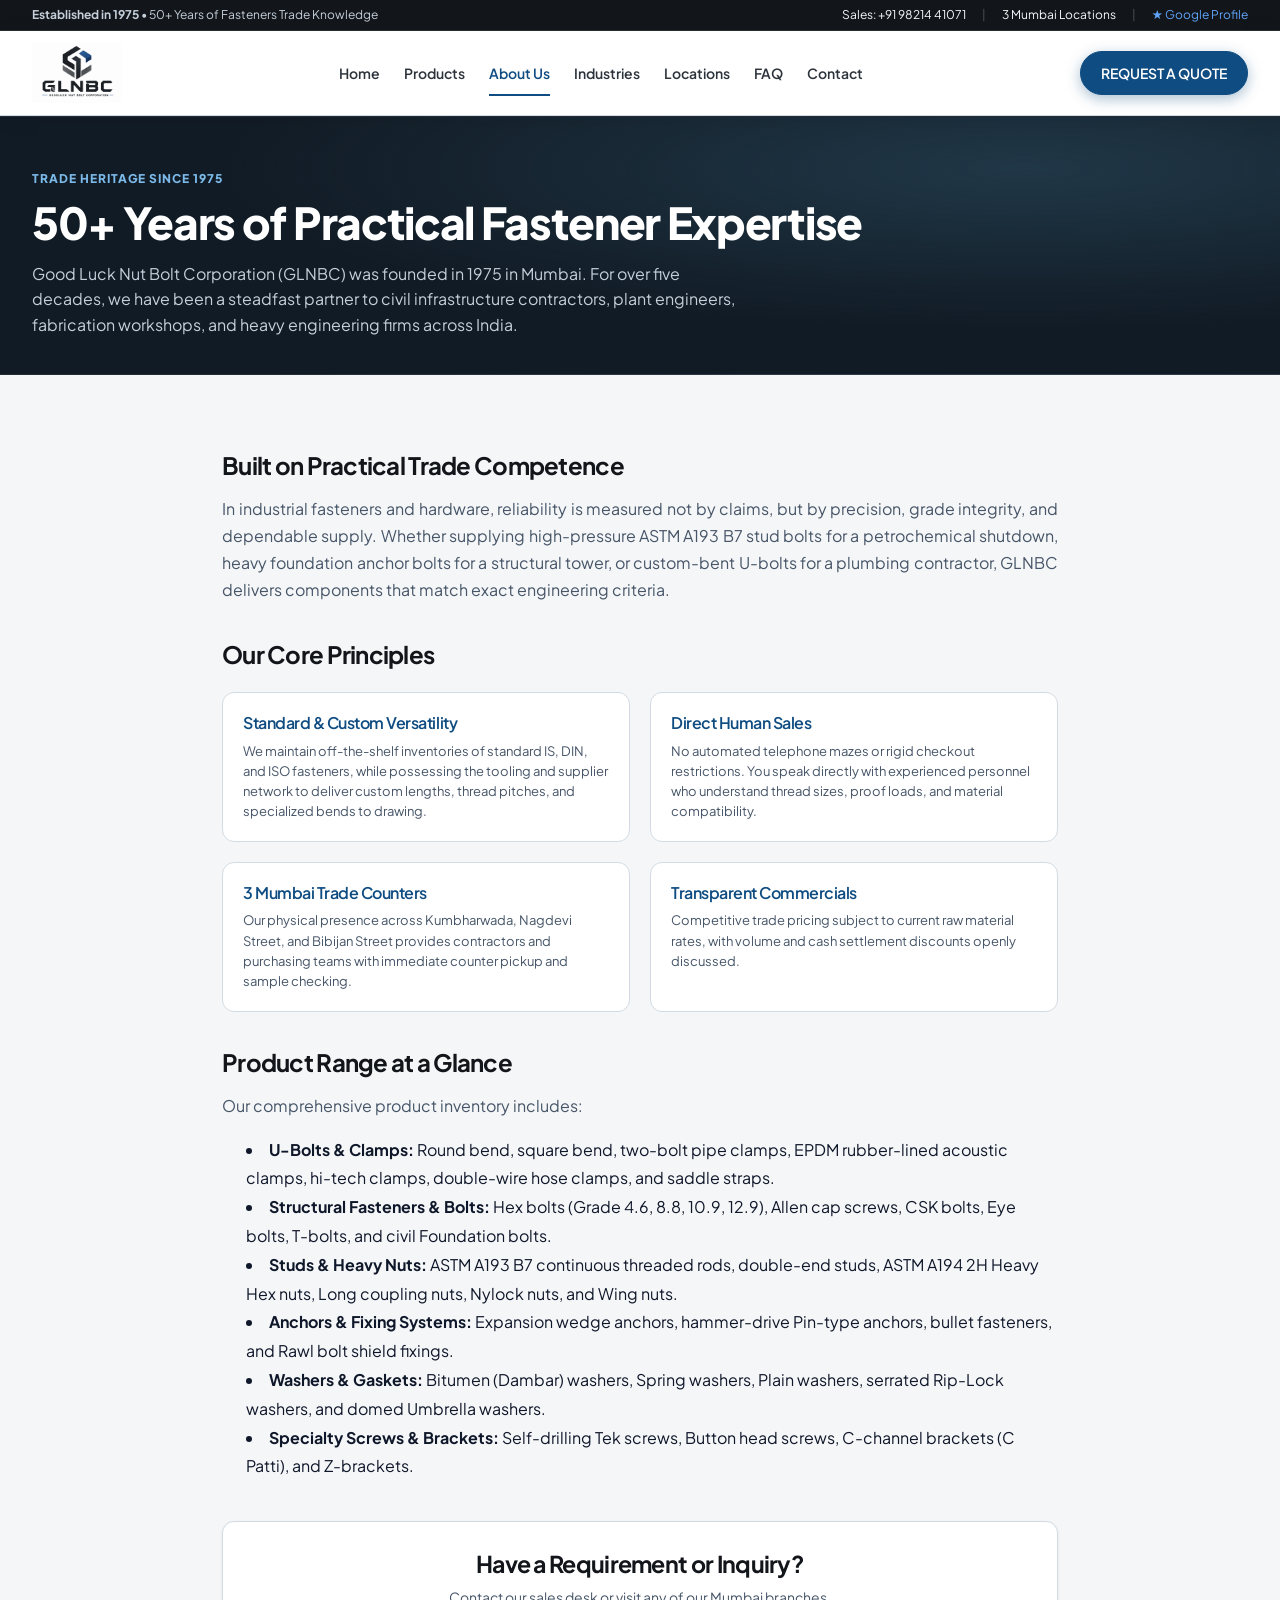
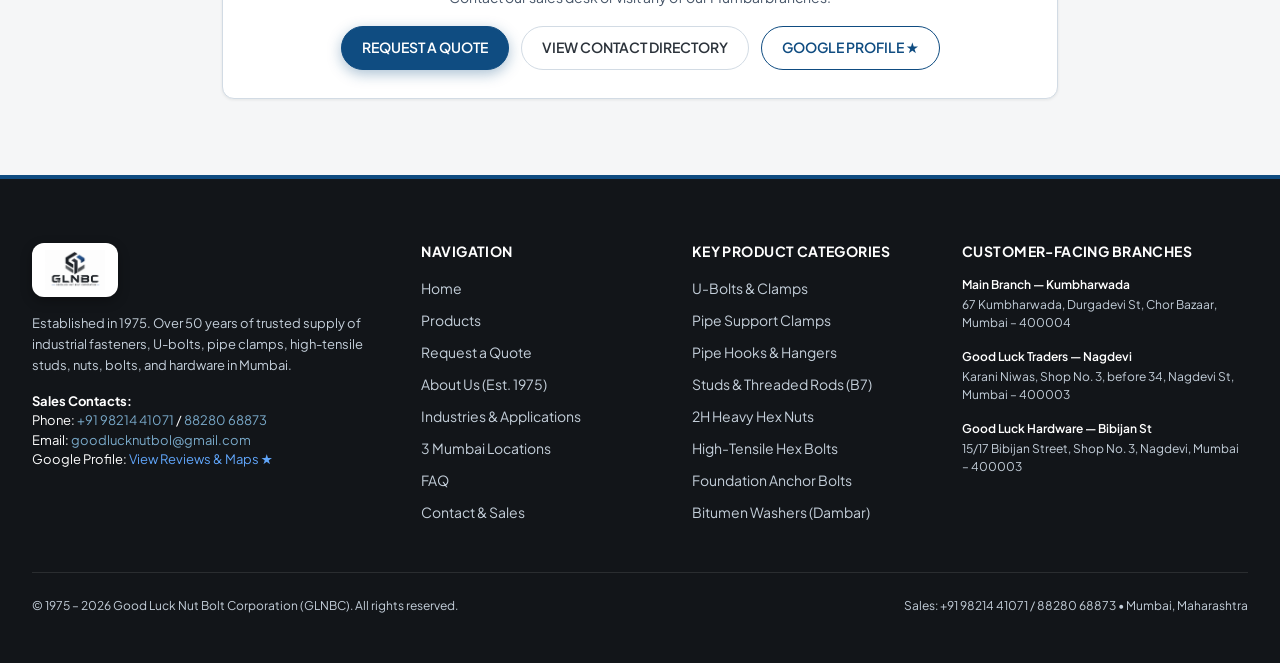
<file: about.html>
<!DOCTYPE html>
<html lang="en">
<head>
  <meta charset="UTF-8">
  <meta name="viewport" content="width=device-width, initial-scale=1.0">
  <title>About Us | 50+ Years of Experience | Good Luck Nut Bolt Corporation</title>
  <meta name="description" content="Established in 1975. Good Luck Nut Bolt Corporation brings over 50 years of fastener trade and manufacturing experience in Mumbai. Learn about our heritage, capabilities, and trade counters.">
  
  <link rel="icon" type="image/png" href="assets/images/brand/favicon.png">
  <link rel="stylesheet" href="assets/css/variables.css">
  <link rel="stylesheet" href="assets/css/base.css">
  <link rel="stylesheet" href="assets/css/components.css">
  <link rel="stylesheet" href="assets/css/layout.css">
</head>
<body class="bg-cad-steel">

  <!-- Top Bar -->
  <div class="top-bar">
    <div class="container top-bar-inner">
      <div class="top-bar-left">
        <span><strong>Established in 1975</strong> • 50+ Years of Fasteners Trade Knowledge</span>
      </div>
      <div class="top-bar-right">
        <a href="tel:9821441071">Sales: +91 98214 41071</a>
        <span style="opacity: 0.3;">|</span>
        <a href="locations.html">3 Mumbai Locations</a>
        <span style="opacity: 0.3;">|</span>
        <a href="https://share.google/hFtLFiSH9dYBeKDcI" target="_blank" rel="noopener noreferrer" style="color: #60A5FA;">★ Google Profile</a>
      </div>
    </div>
  </div>

  <!-- Header -->
  <header class="site-header">
    <div class="container header-inner">
      <a href="index.html" class="brand" aria-label="Good Luck Nut Bolt Corporation Homepage">
        <img src="assets/images/brand/glnbc-logo.png" alt="GLNBC - Good Luck Nut Bolt Corporation" class="brand-logo-img">
      </a>

      <nav class="nav-desktop">
        <a href="index.html" class="nav-link">Home</a>
        <a href="products.html" class="nav-link">Products</a>
        <a href="about.html" class="nav-link active">About Us</a>
        <a href="industries.html" class="nav-link">Industries</a>
        <a href="locations.html" class="nav-link">Locations</a>
        <a href="faq.html" class="nav-link">FAQ</a>
        <a href="contact.html" class="nav-link">Contact</a>
      </nav>

      <div class="header-actions">
        <a href="request-a-quote.html" class="btn btn-primary">Request a Quote</a>
      </div>
    </div>
  </header>

  <main>
    <!-- About Header -->
    <section class="section-dark bg-blueprint" style="padding: 48px 0 36px 0;">
      <div class="container">
        <span class="section-eyebrow">Trade Heritage Since 1975</span>
        <h1 style="color: white; font-size: clamp(2rem, 3.5vw, 2.75rem); margin-bottom: 12px;">
          50+ Years of Practical Fastener Expertise
        </h1>
        <p style="color: var(--color-text-dim); max-width: 720px; font-size: 16px; line-height: 1.6;">
          Good Luck Nut Bolt Corporation (GLNBC) was founded in 1975 in Mumbai. For over five decades, we have been a steadfast partner to civil infrastructure contractors, plant engineers, fabrication workshops, and heavy engineering firms across India.
        </p>
      </div>
    </section>

    <!-- Main Story & Values -->
    <section class="section">
      <div class="container" style="max-width: 900px;">
        <div style="font-size: 16px; line-height: 1.8; color: var(--color-text-dark);">
          <h2 style="font-size: 24px; margin-bottom: 16px;">Built on Practical Trade Competence</h2>
          <p style="margin-bottom: 20px; text-align: justify;">
            In industrial fasteners and hardware, reliability is measured not by claims, but by precision, grade integrity, and dependable supply. Whether supplying high-pressure ASTM A193 B7 stud bolts for a petrochemical shutdown, heavy foundation anchor bolts for a structural tower, or custom-bent U-bolts for a plumbing contractor, GLNBC delivers components that match exact engineering criteria.
          </p>

          <h2 style="font-size: 24px; margin-top: 36px; margin-bottom: 16px;">Our Core Principles</h2>
          
          <div class="product-grid" style="grid-template-columns: repeat(auto-fit, minmax(280px, 1fr)); gap: 20px; margin: 24px 0;">
            <div style="background: white; border: 1px solid var(--color-cool-grey-border); border-radius: var(--radius-md); padding: 20px;">
              <h4 style="font-size: 16px; color: var(--color-industrial-blue); margin-bottom: 8px;">Standard & Custom Versatility</h4>
              <p style="font-size: 13px; margin: 0; color: var(--color-text-muted); line-height: 1.55;">
                We maintain off-the-shelf inventories of standard IS, DIN, and ISO fasteners, while possessing the tooling and supplier network to deliver custom lengths, thread pitches, and specialized bends to drawing.
              </p>
            </div>

            <div style="background: white; border: 1px solid var(--color-cool-grey-border); border-radius: var(--radius-md); padding: 20px;">
              <h4 style="font-size: 16px; color: var(--color-industrial-blue); margin-bottom: 8px;">Direct Human Sales</h4>
              <p style="font-size: 13px; margin: 0; color: var(--color-text-muted); line-height: 1.55;">
                No automated telephone mazes or rigid checkout restrictions. You speak directly with experienced personnel who understand thread sizes, proof loads, and material compatibility.
              </p>
            </div>

            <div style="background: white; border: 1px solid var(--color-cool-grey-border); border-radius: var(--radius-md); padding: 20px;">
              <h4 style="font-size: 16px; color: var(--color-industrial-blue); margin-bottom: 8px;">3 Mumbai Trade Counters</h4>
              <p style="font-size: 13px; margin: 0; color: var(--color-text-muted); line-height: 1.55;">
                Our physical presence across Kumbharwada, Nagdevi Street, and Bibijan Street provides contractors and purchasing teams with immediate counter pickup and sample checking.
              </p>
            </div>

            <div style="background: white; border: 1px solid var(--color-cool-grey-border); border-radius: var(--radius-md); padding: 20px;">
              <h4 style="font-size: 16px; color: var(--color-industrial-blue); margin-bottom: 8px;">Transparent Commercials</h4>
              <p style="font-size: 13px; margin: 0; color: var(--color-text-muted); line-height: 1.55;">
                Competitive trade pricing subject to current raw material rates, with volume and cash settlement discounts openly discussed.
              </p>
            </div>
          </div>

          <h2 style="font-size: 24px; margin-top: 36px; margin-bottom: 16px;">Product Range at a Glance</h2>
          <p style="margin-bottom: 16px;">
            Our comprehensive product inventory includes:
          </p>
          <ul style="padding-left: 24px; margin-bottom: 24px; line-height: 1.8;">
            <li><strong>U-Bolts & Clamps:</strong> Round bend, square bend, two-bolt pipe clamps, EPDM rubber-lined acoustic clamps, hi-tech clamps, double-wire hose clamps, and saddle straps.</li>
            <li><strong>Structural Fasteners & Bolts:</strong> Hex bolts (Grade 4.6, 8.8, 10.9, 12.9), Allen cap screws, CSK bolts, Eye bolts, T-bolts, and civil Foundation bolts.</li>
            <li><strong>Studs & Heavy Nuts:</strong> ASTM A193 B7 continuous threaded rods, double-end studs, ASTM A194 2H Heavy Hex nuts, Long coupling nuts, Nylock nuts, and Wing nuts.</li>
            <li><strong>Anchors & Fixing Systems:</strong> Expansion wedge anchors, hammer-drive Pin-type anchors, bullet fasteners, and Rawl bolt shield fixings.</li>
            <li><strong>Washers & Gaskets:</strong> Bitumen (Dambar) washers, Spring washers, Plain washers, serrated Rip-Lock washers, and domed Umbrella washers.</li>
            <li><strong>Specialty Screws & Brackets:</strong> Self-drilling Tek screws, Button head screws, C-channel brackets (C Patti), and Z-brackets.</li>
          </ul>

          <div style="text-align: center; margin-top: 40px; padding: 28px; background: white; border: 1px solid var(--color-cool-grey-border); border-radius: var(--radius-md); box-shadow: var(--shadow-sm);">
            <h3 style="margin-bottom: 8px;">Have a Requirement or Inquiry?</h3>
            <p style="font-size: 14px; margin-bottom: 16px; color: var(--color-text-muted);">Contact our sales desk or visit any of our Mumbai branches.</p>
            <div style="display: flex; gap: 12px; justify-content: center; flex-wrap: wrap;">
              <a href="request-a-quote.html" class="btn btn-primary">Request a Quote</a>
              <a href="contact.html" class="btn btn-outline">View Contact Directory</a>
              <a href="https://share.google/hFtLFiSH9dYBeKDcI" target="_blank" rel="noopener noreferrer" class="btn btn-outline-blue">Google Profile ★</a>
            </div>
          </div>
        </div>
      </div>
    </section>
  </main>

  <!-- Footer with High-Visibility Logo -->
  <footer class="site-footer">
    <div class="container">
      <div class="footer-grid">
        <div>
          <div class="brand" style="margin-bottom: 16px;">
            <img src="assets/images/brand/glnbc-logo.png" alt="GLNBC - Good Luck Nut Bolt Corporation" class="footer-brand-logo">
          </div>
          <p style="color: var(--color-text-dim); font-size: 13px; line-height: 1.6; margin-bottom: 16px;">
            Established in 1975. Over 50 years of trusted supply of industrial fasteners, U-bolts, pipe clamps, high-tensile studs, nuts, bolts, and hardware in Mumbai.
          </p>
          <div style="font-size: 13px; color: white;">
            <strong>Sales Contacts:</strong><br>
            Phone: <a href="tel:9821441071" style="color: #79A9C9;">+91 98214 41071</a> / <a href="tel:8828068873" style="color: #79A9C9;">88280 68873</a><br>
            Email: <a href="mailto:goodlucknutbol@gmail.com" style="color: #79A9C9;">goodlucknutbol@gmail.com</a><br>
            Google Profile: <a href="https://share.google/hFtLFiSH9dYBeKDcI" target="_blank" rel="noopener noreferrer" style="color: #60A5FA;">View Reviews & Maps ★</a>
          </div>
        </div>

        <div>
          <h4 class="footer-col-title">Navigation</h4>
          <ul class="footer-links">
            <li><a href="index.html" class="footer-link">Home</a></li>
            <li><a href="products.html" class="footer-link">Products</a></li>
            <li><a href="request-a-quote.html" class="footer-link">Request a Quote</a></li>
            <li><a href="about.html" class="footer-link">About Us (Est. 1975)</a></li>
            <li><a href="industries.html" class="footer-link">Industries & Applications</a></li>
            <li><a href="locations.html" class="footer-link">3 Mumbai Locations</a></li>
            <li><a href="faq.html" class="footer-link">FAQ</a></li>
            <li><a href="contact.html" class="footer-link">Contact & Sales</a></li>
          </ul>
        </div>

        <div>
          <h4 class="footer-col-title">Key Product Categories</h4>
          <ul class="footer-links">
            <li><a href="product.html?p=u-bolts" class="footer-link">U-Bolts & Clamps</a></li>
            <li><a href="product.html?p=pipe-clamps" class="footer-link">Pipe Support Clamps</a></li>
            <li><a href="product.html?p=pipe-hooks" class="footer-link">Pipe Hooks & Hangers</a></li>
            <li><a href="product.html?p=studs-threaded-products" class="footer-link">Studs & Threaded Rods (B7)</a></li>
            <li><a href="product.html?p=two-h-nuts" class="footer-link">2H Heavy Hex Nuts</a></li>
            <li><a href="product.html?p=hex-bolts" class="footer-link">High-Tensile Hex Bolts</a></li>
            <li><a href="product.html?p=foundation-bolts" class="footer-link">Foundation Anchor Bolts</a></li>
            <li><a href="product.html?p=bitumen-washers" class="footer-link">Bitumen Washers (Dambar)</a></li>
          </ul>
        </div>

        <div>
          <h4 class="footer-col-title">Customer-Facing Branches</h4>
          <div class="footer-branch-item">
            <div class="footer-branch-name">Main Branch — Kumbharwada</div>
            <div style="color: var(--color-text-dim);">67 Kumbharwada, Durgadevi St, Chor Bazaar, Mumbai – 400004</div>
          </div>
          <div class="footer-branch-item">
            <div class="footer-branch-name">Good Luck Traders — Nagdevi</div>
            <div style="color: var(--color-text-dim);">Karani Niwas, Shop No. 3, before 34, Nagdevi St, Mumbai – 400003</div>
          </div>
          <div class="footer-branch-item">
            <div class="footer-branch-name">Good Luck Hardware — Bibijan St</div>
            <div style="color: var(--color-text-dim);">15/17 Bibijan Street, Shop No. 3, Nagdevi, Mumbai – 400003</div>
          </div>
        </div>
      </div>

      <div class="footer-bottom">
        <div>© 1975 – 2026 Good Luck Nut Bolt Corporation (GLNBC). All rights reserved.</div>
        <div>Sales: +91 98214 41071 / 88280 68873 • Mumbai, Maharashtra</div>
      </div>
    </div>
  </footer>

  <!-- Scripts -->
  <script src="assets/js/data/company.js"></script>
  <script src="assets/js/main.js"></script>
</body>
</html>
</file>
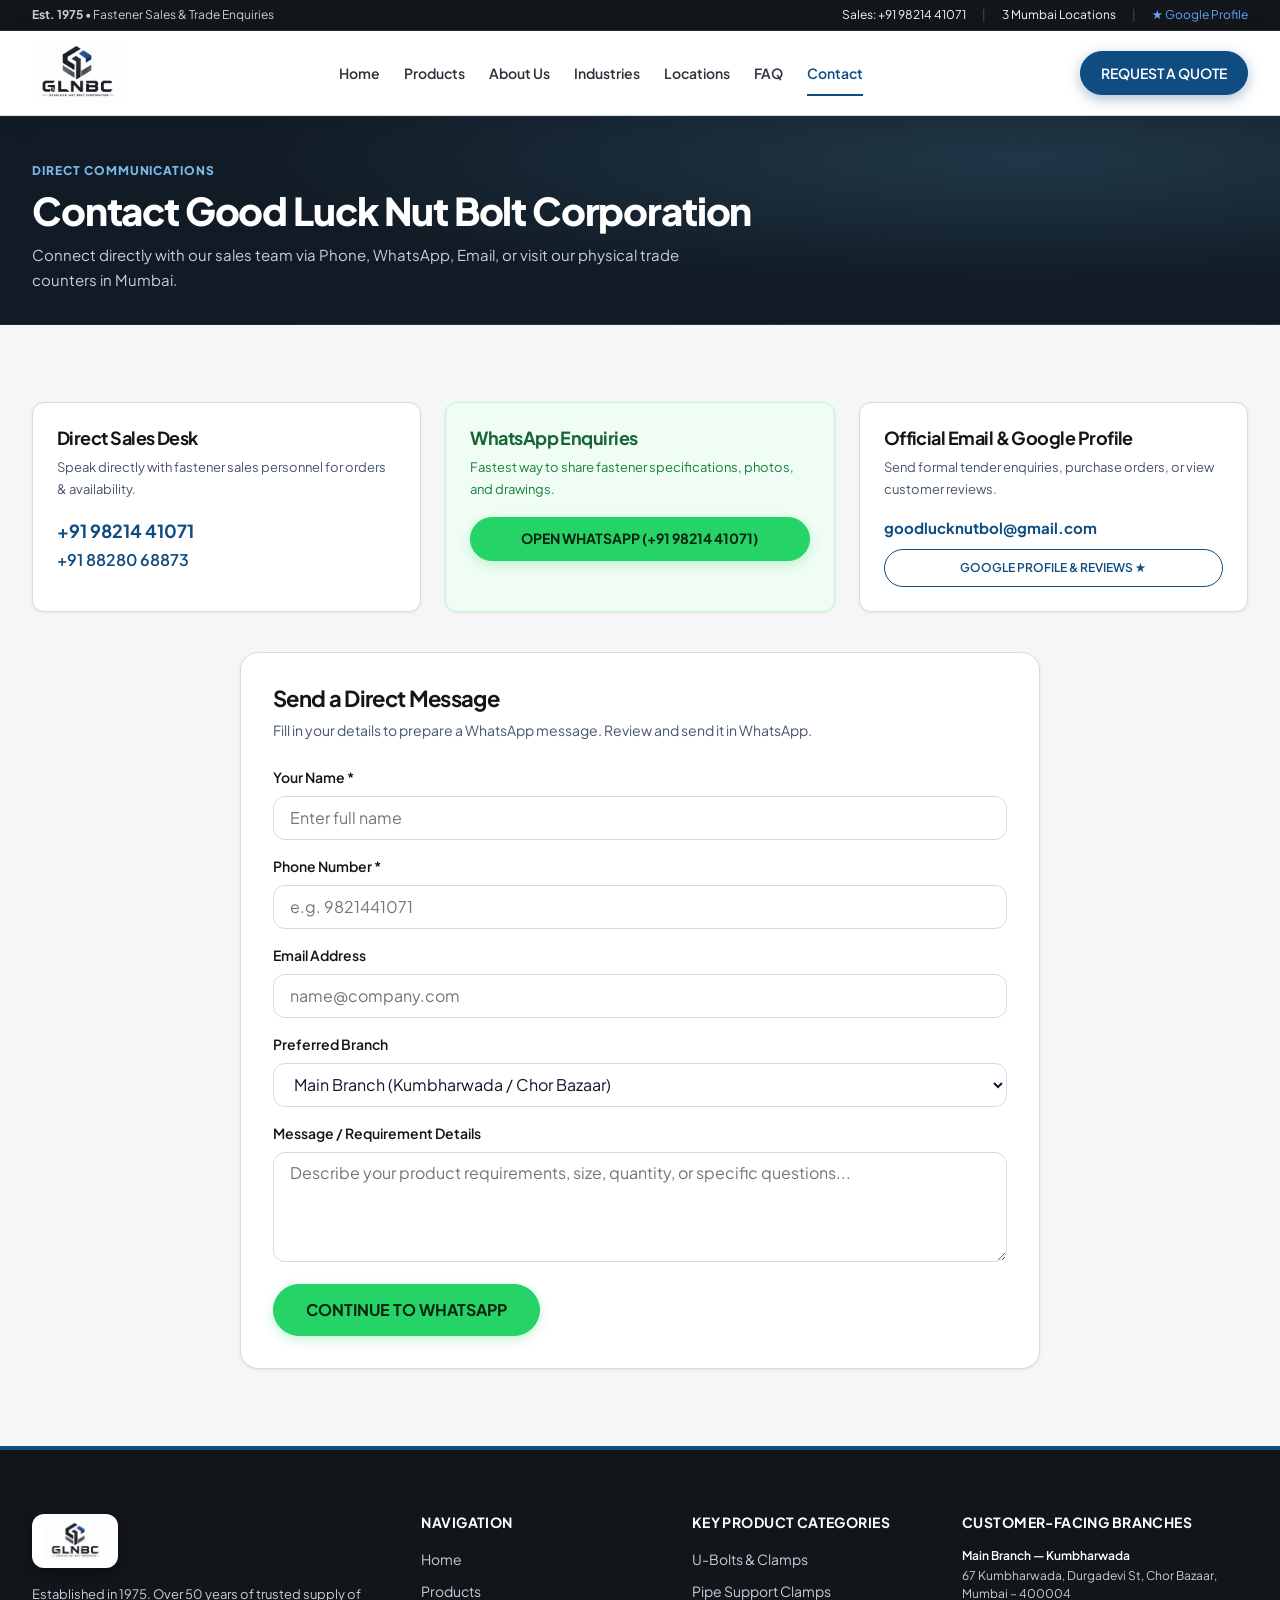
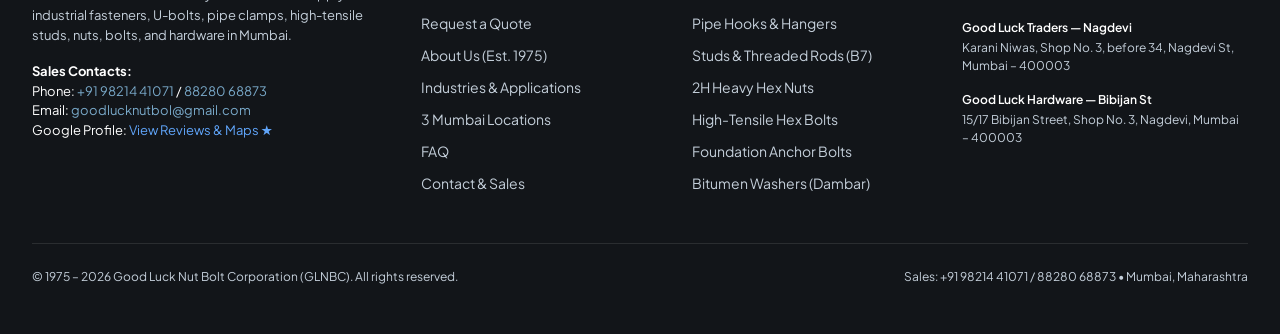
<file: contact.html>
<!DOCTYPE html>
<html lang="en">
<head>
  <meta charset="UTF-8">
  <meta name="viewport" content="width=device-width, initial-scale=1.0">
  <title>Contact Us & Sales Enquiries | Good Luck Nut Bolt Corporation</title>
  <meta name="description" content="Contact Good Luck Nut Bolt Corporation. Call sales on +91 9821441071 / 8828068873, message on WhatsApp, email goodlucknutbol@gmail.com, or visit our 3 Mumbai trade counters.">
  
  <link rel="icon" type="image/png" href="assets/images/brand/favicon.png">
  <link rel="stylesheet" href="assets/css/variables.css">
  <link rel="stylesheet" href="assets/css/base.css">
  <link rel="stylesheet" href="assets/css/components.css">
  <link rel="stylesheet" href="assets/css/layout.css">
</head>
<body class="bg-cad-steel">

  <!-- Top Bar -->
  <div class="top-bar">
    <div class="container top-bar-inner">
      <div class="top-bar-left">
        <span><strong>Est. 1975</strong> • Fastener Sales & Trade Enquiries</span>
      </div>
      <div class="top-bar-right">
        <a href="tel:9821441071">Sales: +91 98214 41071</a>
        <span style="opacity: 0.3;">|</span>
        <a href="locations.html">3 Mumbai Locations</a>
        <span style="opacity: 0.3;">|</span>
        <a href="https://share.google/hFtLFiSH9dYBeKDcI" target="_blank" rel="noopener noreferrer" style="color: #60A5FA;">★ Google Profile</a>
      </div>
    </div>
  </div>

  <!-- Header -->
  <header class="site-header">
    <div class="container header-inner">
      <a href="index.html" class="brand" aria-label="Good Luck Nut Bolt Corporation Homepage">
        <img src="assets/images/brand/glnbc-logo.png" alt="GLNBC - Good Luck Nut Bolt Corporation" class="brand-logo-img">
      </a>

      <nav class="nav-desktop">
        <a href="index.html" class="nav-link">Home</a>
        <a href="products.html" class="nav-link">Products</a>
        <a href="about.html" class="nav-link">About Us</a>
        <a href="industries.html" class="nav-link">Industries</a>
        <a href="locations.html" class="nav-link">Locations</a>
        <a href="faq.html" class="nav-link">FAQ</a>
        <a href="contact.html" class="nav-link active">Contact</a>
      </nav>

      <div class="header-actions">
        <a href="request-a-quote.html" class="btn btn-primary">Request a Quote</a>
      </div>
    </div>
  </header>

  <!-- Mobile Drawer -->
  <div class="mobile-drawer-overlay"></div>
  <div class="mobile-drawer" role="dialog" aria-modal="true">
    <div class="mobile-drawer-header">
      <a href="index.html" class="brand" aria-label="Good Luck Nut Bolt Corporation Homepage">
        <img src="assets/images/brand/glnbc-logo.png" alt="GLNBC - Good Luck Nut Bolt Corporation" class="brand-logo-img">
      </a>
      <button type="button" class="mobile-drawer-close btn btn-sm btn-outline btn-icon-only">✕</button>
    </div>
    <div class="mobile-nav-links">
      <a href="index.html" class="mobile-nav-link">Home</a>
      <a href="products.html" class="mobile-nav-link">Products</a>
      <a href="about.html" class="mobile-nav-link">About Us</a>
      <a href="industries.html" class="mobile-nav-link">Industries & Applications</a>
      <a href="locations.html" class="mobile-nav-link">3 Mumbai Locations</a>
      <a href="faq.html" class="mobile-nav-link">FAQ</a>
      <a href="contact.html" class="mobile-nav-link active">Contact</a>
    </div>
  </div>

  <main>
    <section class="section-dark bg-blueprint" style="padding: 40px 0 32px 0;">
      <div class="container">
        <span class="section-eyebrow">Direct Communications</span>
        <h1 style="color: white; font-size: clamp(1.8rem, 3vw, 2.5rem); margin-bottom: 8px;">
          Contact Good Luck Nut Bolt Corporation
        </h1>
        <p style="color: var(--color-text-dim); max-width: 680px; font-size: 15px;">
          Connect directly with our sales team via Phone, WhatsApp, Email, or visit our physical trade counters in Mumbai.
        </p>
      </div>
    </section>

    <section class="section">
      <div class="container">
        <div style="display: grid; grid-template-columns: 1fr; gap: 40px;" class="contact-grid-layout">
          
          <div style="display: grid; grid-template-columns: repeat(auto-fit, minmax(280px, 1fr)); gap: 24px;">
            <!-- Sales Phone -->
            <div style="background: white; border: 1px solid var(--color-cool-grey-border); border-radius: var(--radius-md); padding: 24px; box-shadow: var(--shadow-sm);">
              <h3 style="font-size: 18px; margin-bottom: 8px; color: var(--color-deep-black);">Direct Sales Desk</h3>
              <p style="font-size: 13px; color: var(--color-text-muted); margin-bottom: 16px;">Speak directly with fastener sales personnel for orders & availability.</p>
              <div style="font-size: 18px; font-weight: 700; color: var(--color-industrial-blue); margin-bottom: 4px;">
                <a href="tel:9821441071">+91 98214 41071</a>
              </div>
              <div style="font-size: 16px; font-weight: 600; color: var(--color-deep-black);">
                <a href="tel:8828068873">+91 88280 68873</a>
              </div>
            </div>

            <!-- WhatsApp Direct -->
            <div style="background: #F0FDF4; border: 1px solid #BBF7D0; border-radius: var(--radius-md); padding: 24px; box-shadow: var(--shadow-sm);">
              <h3 style="font-size: 18px; margin-bottom: 8px; color: #166534;">WhatsApp Enquiries</h3>
              <p style="font-size: 13px; color: #15803D; margin-bottom: 16px;">Fastest way to share fastener specifications, photos, and drawings.</p>
              <button type="button" class="btn btn-whatsapp w-full" onclick="openWhatsAppQuote()">
                Open WhatsApp (+91 98214 41071)
              </button>
            </div>

            <!-- Email Desk -->
            <div style="background: white; border: 1px solid var(--color-cool-grey-border); border-radius: var(--radius-md); padding: 24px; box-shadow: var(--shadow-sm);">
              <h3 style="font-size: 18px; margin-bottom: 8px; color: var(--color-deep-black);">Official Email & Google Profile</h3>
              <p style="font-size: 13px; color: var(--color-text-muted); margin-bottom: 16px;">Send formal tender enquiries, purchase orders, or view customer reviews.</p>
              <div style="font-size: 15px; font-weight: 700; color: var(--color-industrial-blue); margin-bottom: 10px;">
                <a href="mailto:goodlucknutbol@gmail.com">goodlucknutbol@gmail.com</a>
              </div>
              <a href="https://share.google/hFtLFiSH9dYBeKDcI" target="_blank" rel="noopener noreferrer" class="btn btn-sm btn-outline-blue w-full">Google Profile & Reviews ★</a>
            </div>
          </div>

          <!-- Quick Message Form -->
          <div style="background: white; border: 1px solid var(--color-cool-grey-border); border-radius: var(--radius-lg); padding: 32px; max-width: 800px; margin: 0 auto; width: 100%; box-shadow: var(--shadow-sm);">
            <h2 style="font-size: 22px; margin-bottom: 8px;">Send a Direct Message</h2>
            <p style="font-size: 14px; color: var(--color-text-muted); margin-bottom: 24px;">
              Fill in your details to prepare a WhatsApp message. Review and send it in WhatsApp.
            </p>

            <form id="contact-quick-form">
              <div class="form-row form-row-2">
                <div class="form-group">
                  <label class="form-label" for="contact-name">Your Name <span class="required">*</span></label>
                  <input type="text" id="contact-name" name="name" class="form-control" required placeholder="Enter full name">
                </div>
                <div class="form-group">
                  <label class="form-label" for="contact-phone">Phone Number <span class="required">*</span></label>
                  <input type="tel" id="contact-phone" name="phone" class="form-control" required placeholder="e.g. 9821441071">
                </div>
              </div>

              <div class="form-row form-row-2">
                <div class="form-group">
                  <label class="form-label" for="contact-email">Email Address</label>
                  <input type="email" id="contact-email" name="email" class="form-control" placeholder="name@company.com">
                </div>
                <div class="form-group">
                  <label class="form-label" for="contact-branch">Preferred Branch</label>
                  <select id="contact-branch" name="branch" class="form-control">
                    <option value="main">Main Branch (Kumbharwada / Chor Bazaar)</option>
                    <option value="traders">Good Luck Traders (Nagdevi St)</option>
                    <option value="hardware">Good Luck Hardware (Bibijan St)</option>
                  </select>
                </div>
              </div>

              <div class="form-group">
                <label class="form-label" for="contact-message">Message / Requirement Details</label>
                <textarea id="contact-message" name="message" class="form-control" placeholder="Describe your product requirements, size, quantity, or specific questions..."></textarea>
              </div>

              <button type="submit" class="btn btn-lg btn-whatsapp">Continue to WhatsApp</button>
            </form>
          </div>

        </div>
      </div>
    </section>
  </main>

  <!-- Footer with High-Visibility Logo -->
  <footer class="site-footer">
    <div class="container">
      <div class="footer-grid">
        <div>
          <div class="brand" style="margin-bottom: 16px;">
            <img src="assets/images/brand/glnbc-logo.png" alt="GLNBC - Good Luck Nut Bolt Corporation" class="footer-brand-logo">
          </div>
          <p style="color: var(--color-text-dim); font-size: 13px; line-height: 1.6; margin-bottom: 16px;">
            Established in 1975. Over 50 years of trusted supply of industrial fasteners, U-bolts, pipe clamps, high-tensile studs, nuts, bolts, and hardware in Mumbai.
          </p>
          <div style="font-size: 13px; color: white;">
            <strong>Sales Contacts:</strong><br>
            Phone: <a href="tel:9821441071" style="color: #79A9C9;">+91 98214 41071</a> / <a href="tel:8828068873" style="color: #79A9C9;">88280 68873</a><br>
            Email: <a href="mailto:goodlucknutbol@gmail.com" style="color: #79A9C9;">goodlucknutbol@gmail.com</a><br>
            Google Profile: <a href="https://share.google/hFtLFiSH9dYBeKDcI" target="_blank" rel="noopener noreferrer" style="color: #60A5FA;">View Reviews & Maps ★</a>
          </div>
        </div>

        <div>
          <h4 class="footer-col-title">Navigation</h4>
          <ul class="footer-links">
            <li><a href="index.html" class="footer-link">Home</a></li>
            <li><a href="products.html" class="footer-link">Products</a></li>
            <li><a href="request-a-quote.html" class="footer-link">Request a Quote</a></li>
            <li><a href="about.html" class="footer-link">About Us (Est. 1975)</a></li>
            <li><a href="industries.html" class="footer-link">Industries & Applications</a></li>
            <li><a href="locations.html" class="footer-link">3 Mumbai Locations</a></li>
            <li><a href="faq.html" class="footer-link">FAQ</a></li>
            <li><a href="contact.html" class="footer-link">Contact & Sales</a></li>
          </ul>
        </div>

        <div>
          <h4 class="footer-col-title">Key Product Categories</h4>
          <ul class="footer-links">
            <li><a href="product.html?p=u-bolts" class="footer-link">U-Bolts & Clamps</a></li>
            <li><a href="product.html?p=pipe-clamps" class="footer-link">Pipe Support Clamps</a></li>
            <li><a href="product.html?p=pipe-hooks" class="footer-link">Pipe Hooks & Hangers</a></li>
            <li><a href="product.html?p=studs-threaded-products" class="footer-link">Studs & Threaded Rods (B7)</a></li>
            <li><a href="product.html?p=two-h-nuts" class="footer-link">2H Heavy Hex Nuts</a></li>
            <li><a href="product.html?p=hex-bolts" class="footer-link">High-Tensile Hex Bolts</a></li>
            <li><a href="product.html?p=foundation-bolts" class="footer-link">Foundation Anchor Bolts</a></li>
            <li><a href="product.html?p=bitumen-washers" class="footer-link">Bitumen Washers (Dambar)</a></li>
          </ul>
        </div>

        <div>
          <h4 class="footer-col-title">Customer-Facing Branches</h4>
          <div class="footer-branch-item">
            <div class="footer-branch-name">Main Branch — Kumbharwada</div>
            <div style="color: var(--color-text-dim);">67 Kumbharwada, Durgadevi St, Chor Bazaar, Mumbai – 400004</div>
          </div>
          <div class="footer-branch-item">
            <div class="footer-branch-name">Good Luck Traders — Nagdevi</div>
            <div style="color: var(--color-text-dim);">Karani Niwas, Shop No. 3, before 34, Nagdevi St, Mumbai – 400003</div>
          </div>
          <div class="footer-branch-item">
            <div class="footer-branch-name">Good Luck Hardware — Bibijan St</div>
            <div style="color: var(--color-text-dim);">15/17 Bibijan Street, Shop No. 3, Nagdevi, Mumbai – 400003</div>
          </div>
        </div>
      </div>

      <div class="footer-bottom">
        <div>© 1975 – 2026 Good Luck Nut Bolt Corporation (GLNBC). All rights reserved.</div>
        <div>Sales: +91 98214 41071 / 88280 68873 • Mumbai, Maharashtra</div>
      </div>
    </div>
  </footer>

  <!-- Scripts -->
  <script src="assets/js/data/company.js"></script>
  <script src="assets/js/main.js"></script>
</body>
</html>
</file>
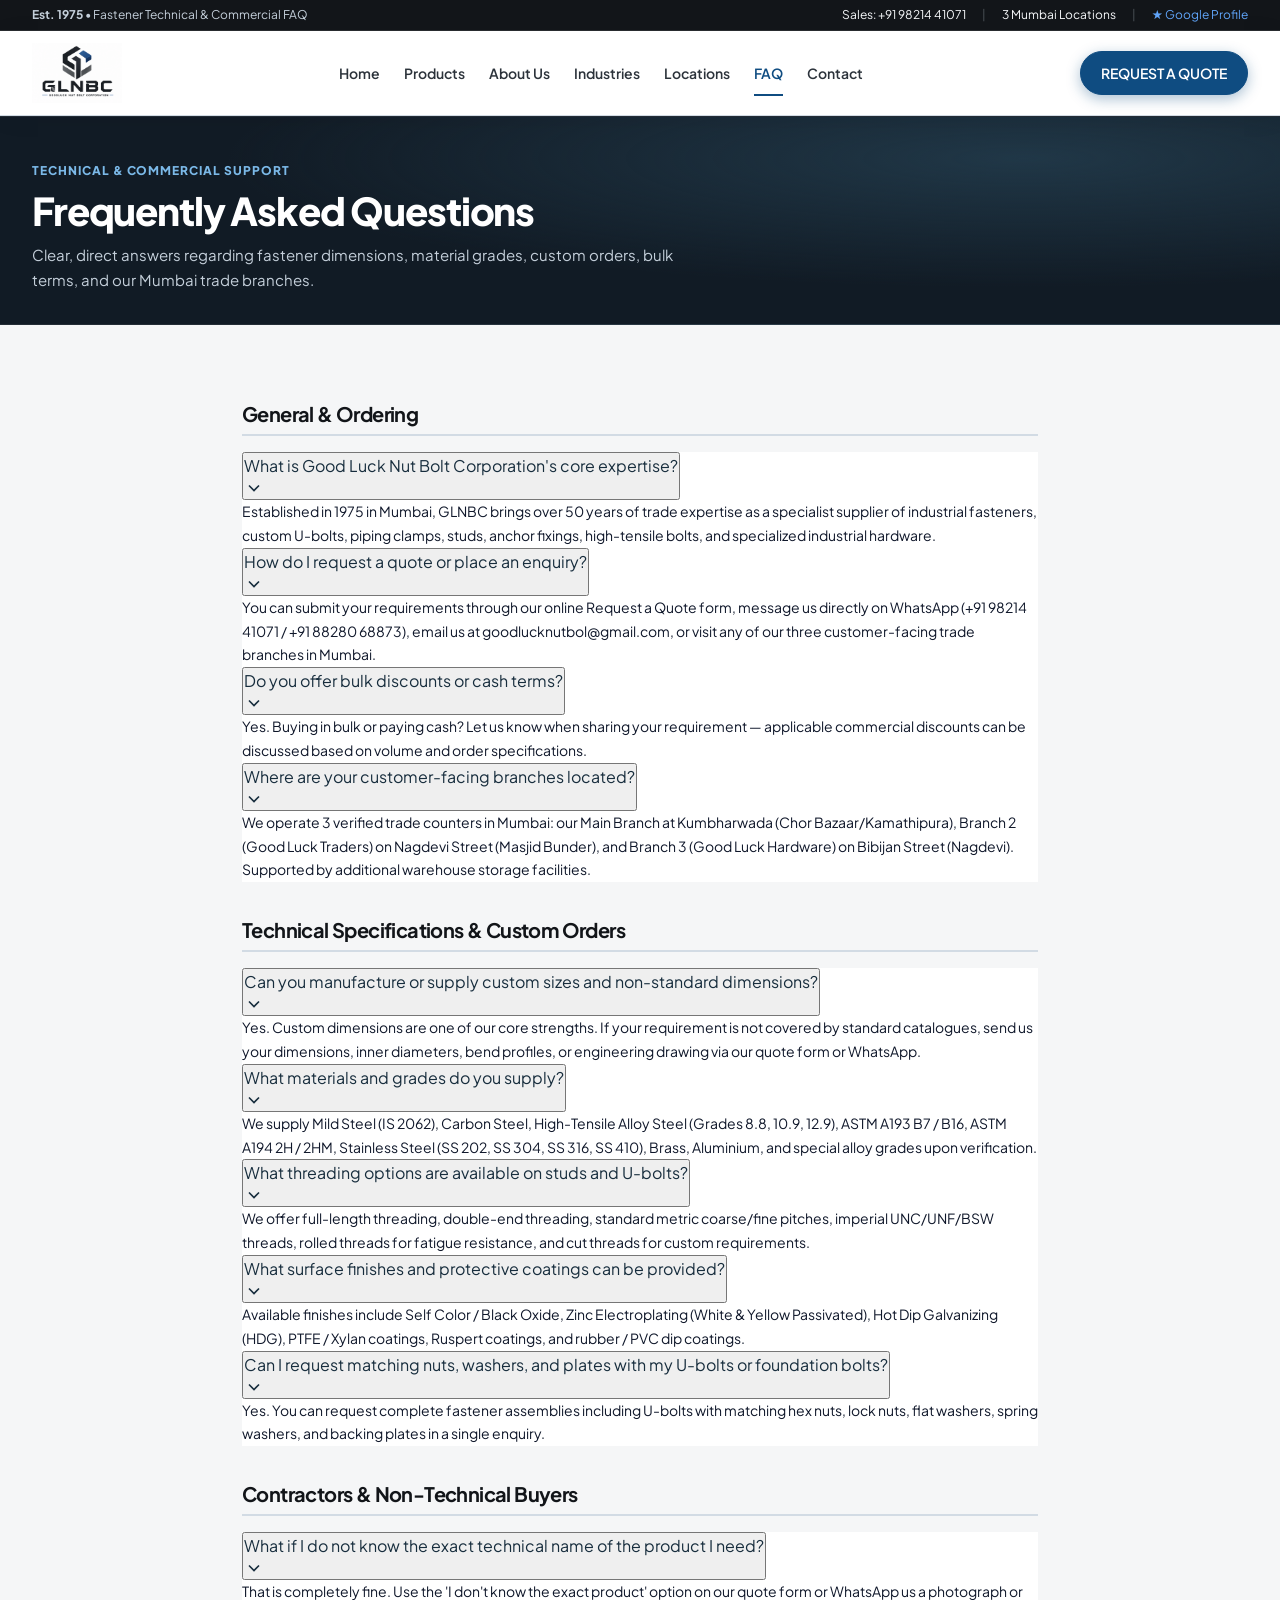
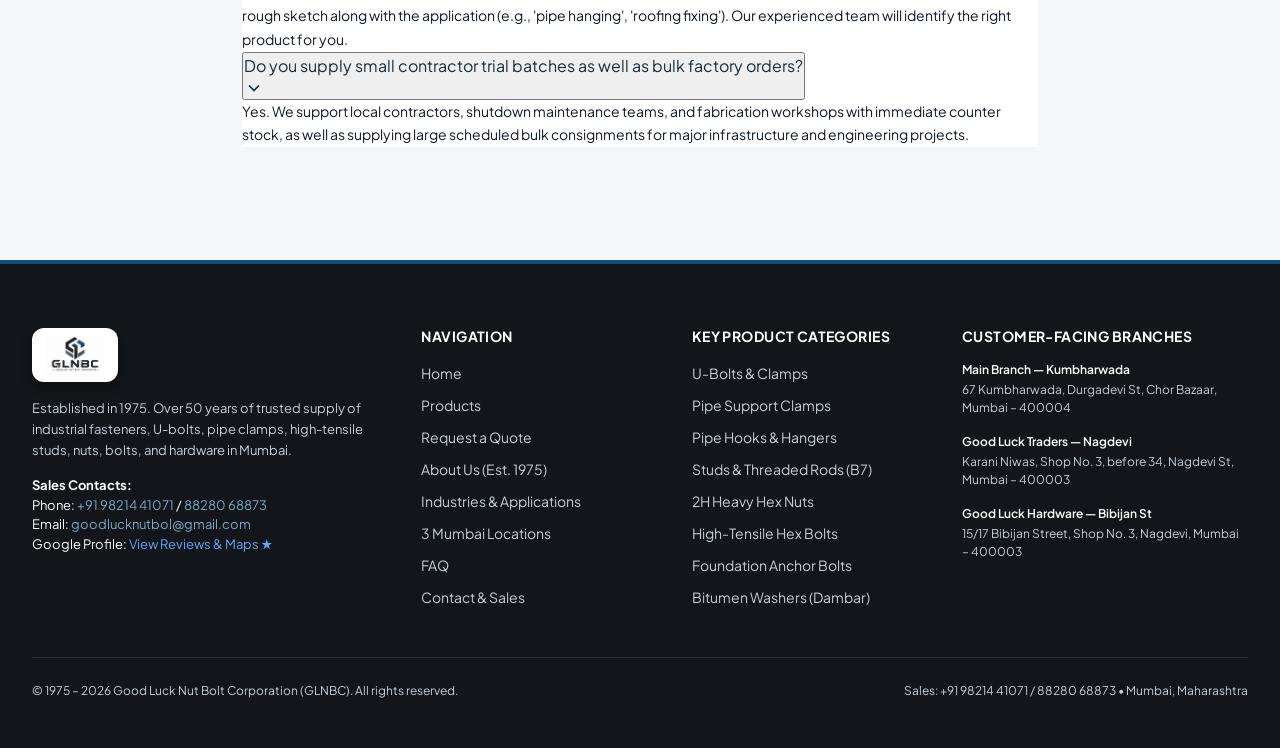
<file: faq.html>
<!DOCTYPE html>
<html lang="en">
<head>
  <meta charset="UTF-8">
  <meta name="viewport" content="width=device-width, initial-scale=1.0">
  <title>Frequently Asked Questions (FAQ) | Good Luck Nut Bolt Corporation</title>
  <meta name="description" content="Frequently asked questions about industrial fastener specifications, custom dimensions, materials, ASTM/DIN standards, bulk discounts, and trade counter pickups at GLNBC Mumbai.">
  
  <link rel="icon" type="image/png" href="assets/images/brand/favicon.png">
  <link rel="stylesheet" href="assets/css/variables.css">
  <link rel="stylesheet" href="assets/css/base.css">
  <link rel="stylesheet" href="assets/css/components.css">
  <link rel="stylesheet" href="assets/css/layout.css">
</head>
<body class="bg-cad-steel">

  <!-- Top Bar -->
  <div class="top-bar">
    <div class="container top-bar-inner">
      <div class="top-bar-left">
        <span><strong>Est. 1975</strong> • Fastener Technical & Commercial FAQ</span>
      </div>
      <div class="top-bar-right">
        <a href="tel:9821441071">Sales: +91 98214 41071</a>
        <span style="opacity: 0.3;">|</span>
        <a href="locations.html">3 Mumbai Locations</a>
        <span style="opacity: 0.3;">|</span>
        <a href="https://share.google/hFtLFiSH9dYBeKDcI" target="_blank" rel="noopener noreferrer" style="color: #60A5FA;">★ Google Profile</a>
      </div>
    </div>
  </div>

  <!-- Header -->
  <header class="site-header">
    <div class="container header-inner">
      <a href="index.html" class="brand" aria-label="Good Luck Nut Bolt Corporation Homepage">
        <img src="assets/images/brand/glnbc-logo.png" alt="GLNBC - Good Luck Nut Bolt Corporation" class="brand-logo-img">
      </a>

      <nav class="nav-desktop">
        <a href="index.html" class="nav-link">Home</a>
        <a href="products.html" class="nav-link">Products</a>
        <a href="about.html" class="nav-link">About Us</a>
        <a href="industries.html" class="nav-link">Industries</a>
        <a href="locations.html" class="nav-link">Locations</a>
        <a href="faq.html" class="nav-link active">FAQ</a>
        <a href="contact.html" class="nav-link">Contact</a>
      </nav>

      <div class="header-actions">
        <a href="request-a-quote.html" class="btn btn-primary">Request a Quote</a>
      </div>
    </div>
  </header>

  <!-- Mobile Drawer -->
  <div class="mobile-drawer-overlay"></div>
  <div class="mobile-drawer" role="dialog" aria-modal="true">
    <div class="mobile-drawer-header">
      <a href="index.html" class="brand" aria-label="Good Luck Nut Bolt Corporation Homepage">
        <img src="assets/images/brand/glnbc-logo.png" alt="GLNBC - Good Luck Nut Bolt Corporation" class="brand-logo-img">
      </a>
      <button type="button" class="mobile-drawer-close btn btn-sm btn-outline btn-icon-only">✕</button>
    </div>
    <div class="mobile-nav-links">
      <a href="index.html" class="mobile-nav-link">Home</a>
      <a href="products.html" class="mobile-nav-link">Products</a>
      <a href="about.html" class="mobile-nav-link">About Us</a>
      <a href="industries.html" class="mobile-nav-link">Industries & Applications</a>
      <a href="locations.html" class="mobile-nav-link">3 Mumbai Locations</a>
      <a href="faq.html" class="mobile-nav-link active">FAQ</a>
      <a href="contact.html" class="mobile-nav-link">Contact</a>
    </div>
  </div>

  <main>
    <section class="section-dark bg-blueprint" style="padding: 40px 0 32px 0;">
      <div class="container">
        <span class="section-eyebrow">Technical & Commercial Support</span>
        <h1 style="color: white; font-size: clamp(1.8rem, 3vw, 2.5rem); margin-bottom: 8px;">
          Frequently Asked Questions
        </h1>
        <p style="color: var(--color-text-dim); max-width: 680px; font-size: 15px;">
          Clear, direct answers regarding fastener dimensions, material grades, custom orders, bulk terms, and our Mumbai trade branches.
        </p>
      </div>
    </section>

    <section class="section">
      <div class="container" style="max-width: 860px;" id="faq-root">
        <!-- Rendered by JavaScript from data/faq.js -->
      </div>
    </section>
  </main>

  <!-- Footer with High-Visibility Logo -->
  <footer class="site-footer">
    <div class="container">
      <div class="footer-grid">
        <div>
          <div class="brand" style="margin-bottom: 16px;">
            <img src="assets/images/brand/glnbc-logo.png" alt="GLNBC - Good Luck Nut Bolt Corporation" class="footer-brand-logo">
          </div>
          <p style="color: var(--color-text-dim); font-size: 13px; line-height: 1.6; margin-bottom: 16px;">
            Established in 1975. Over 50 years of trusted supply of industrial fasteners, U-bolts, pipe clamps, high-tensile studs, nuts, bolts, and hardware in Mumbai.
          </p>
          <div style="font-size: 13px; color: white;">
            <strong>Sales Contacts:</strong><br>
            Phone: <a href="tel:9821441071" style="color: #79A9C9;">+91 98214 41071</a> / <a href="tel:8828068873" style="color: #79A9C9;">88280 68873</a><br>
            Email: <a href="mailto:goodlucknutbol@gmail.com" style="color: #79A9C9;">goodlucknutbol@gmail.com</a><br>
            Google Profile: <a href="https://share.google/hFtLFiSH9dYBeKDcI" target="_blank" rel="noopener noreferrer" style="color: #60A5FA;">View Reviews & Maps ★</a>
          </div>
        </div>

        <div>
          <h4 class="footer-col-title">Navigation</h4>
          <ul class="footer-links">
            <li><a href="index.html" class="footer-link">Home</a></li>
            <li><a href="products.html" class="footer-link">Products</a></li>
            <li><a href="request-a-quote.html" class="footer-link">Request a Quote</a></li>
            <li><a href="about.html" class="footer-link">About Us (Est. 1975)</a></li>
            <li><a href="industries.html" class="footer-link">Industries & Applications</a></li>
            <li><a href="locations.html" class="footer-link">3 Mumbai Locations</a></li>
            <li><a href="faq.html" class="footer-link">FAQ</a></li>
            <li><a href="contact.html" class="footer-link">Contact & Sales</a></li>
          </ul>
        </div>

        <div>
          <h4 class="footer-col-title">Key Product Categories</h4>
          <ul class="footer-links">
            <li><a href="product.html?p=u-bolts" class="footer-link">U-Bolts & Clamps</a></li>
            <li><a href="product.html?p=pipe-clamps" class="footer-link">Pipe Support Clamps</a></li>
            <li><a href="product.html?p=pipe-hooks" class="footer-link">Pipe Hooks & Hangers</a></li>
            <li><a href="product.html?p=studs-threaded-products" class="footer-link">Studs & Threaded Rods (B7)</a></li>
            <li><a href="product.html?p=two-h-nuts" class="footer-link">2H Heavy Hex Nuts</a></li>
            <li><a href="product.html?p=hex-bolts" class="footer-link">High-Tensile Hex Bolts</a></li>
            <li><a href="product.html?p=foundation-bolts" class="footer-link">Foundation Anchor Bolts</a></li>
            <li><a href="product.html?p=bitumen-washers" class="footer-link">Bitumen Washers (Dambar)</a></li>
          </ul>
        </div>

        <div>
          <h4 class="footer-col-title">Customer-Facing Branches</h4>
          <div class="footer-branch-item">
            <div class="footer-branch-name">Main Branch — Kumbharwada</div>
            <div style="color: var(--color-text-dim);">67 Kumbharwada, Durgadevi St, Chor Bazaar, Mumbai – 400004</div>
          </div>
          <div class="footer-branch-item">
            <div class="footer-branch-name">Good Luck Traders — Nagdevi</div>
            <div style="color: var(--color-text-dim);">Karani Niwas, Shop No. 3, before 34, Nagdevi St, Mumbai – 400003</div>
          </div>
          <div class="footer-branch-item">
            <div class="footer-branch-name">Good Luck Hardware — Bibijan St</div>
            <div style="color: var(--color-text-dim);">15/17 Bibijan Street, Shop No. 3, Nagdevi, Mumbai – 400003</div>
          </div>
        </div>
      </div>

      <div class="footer-bottom">
        <div>© 1975 – 2026 Good Luck Nut Bolt Corporation (GLNBC). All rights reserved.</div>
        <div>Sales: +91 98214 41071 / 88280 68873 • Mumbai, Maharashtra</div>
      </div>
    </div>
  </footer>

  <!-- Scripts -->
  <script src="assets/js/data/company.js"></script>
  <script src="assets/js/data/faq.js"></script>
  <script src="assets/js/main.js"></script>
  <script>
    document.addEventListener('DOMContentLoaded', () => {
      const container = document.getElementById('faq-root');
      if (container && typeof GLNBC_FAQ !== 'undefined') {
        let html = '';
        GLNBC_FAQ.forEach(group => {
          html += `
            <div style="margin-bottom: 36px;">
              <h2 style="font-size: 20px; color: var(--color-deep-black); margin-bottom: 16px; border-bottom: 2px solid var(--color-cool-grey-border); padding-bottom: 8px;">
                ${escapeHtml(group.category)}
              </h2>
              <div class="accordion-group">
                ${group.questions.map((item, idx) => `
                  <div class="accordion ${idx === 0 && group.category === 'General & Ordering' ? 'active' : ''}">
                    <button type="button" class="accordion-header">
                      <span>${escapeHtml(item.q)}</span>
                      <svg class="accordion-icon" width="20" height="20" viewBox="0 0 24 24" fill="none" stroke="currentColor" stroke-width="2"><polyline points="6 9 12 15 18 9"></polyline></svg>
                    </button>
                    <div class="accordion-body">
                      <div class="accordion-content" style="font-size: 14px; line-height: 1.7; color: var(--color-text-dark); text-align: justify;">
                        ${escapeHtml(item.a)}
                      </div>
                    </div>
                  </div>
                `).join('')}
              </div>
            </div>
          `;
        });
        container.innerHTML = html;
        initAccordions();
      }
    });

    function escapeHtml(str) {
      if (!str) return '';
      return str.replace(/&/g, '&amp;').replace(/</g, '&lt;').replace(/>/g, '&gt;').replace(/"/g, '&quot;').replace(/'/g, '&#039;');
    }
  </script>
</body>
</html>
</file>
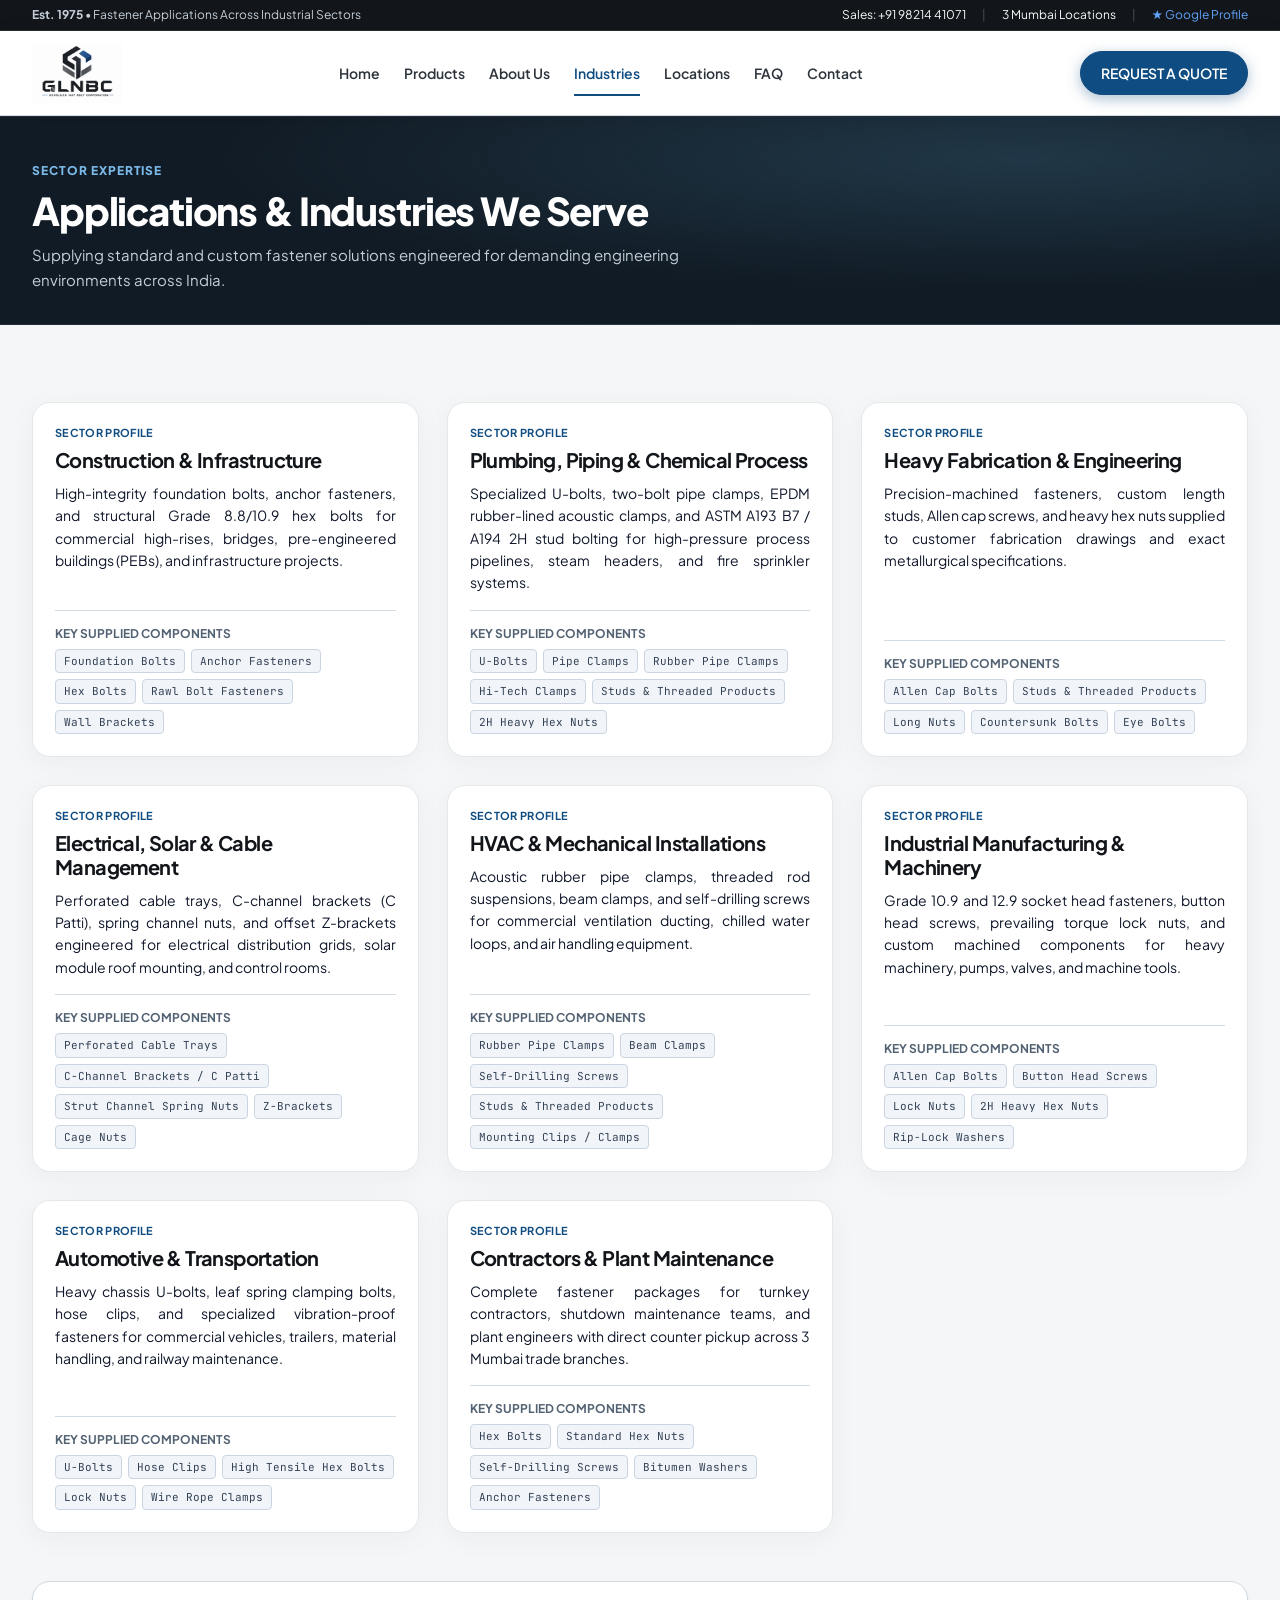
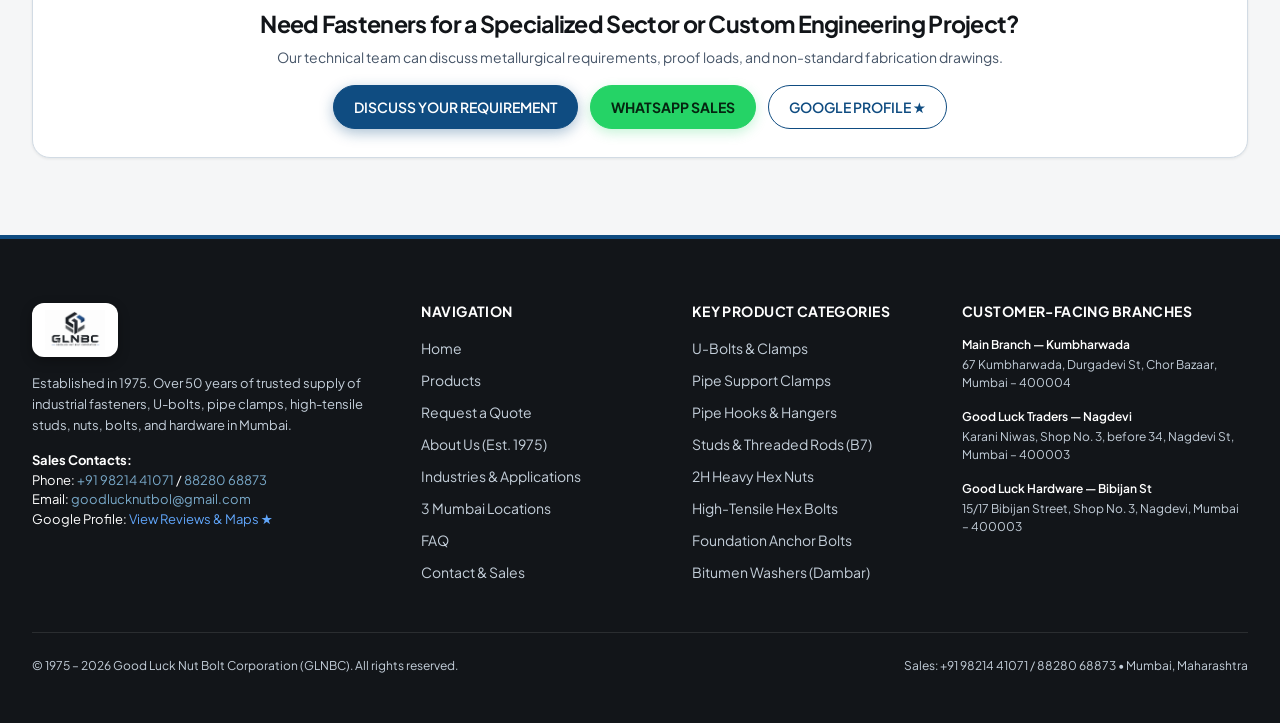
<file: industries.html>
<!DOCTYPE html>
<html lang="en">
<head>
  <meta charset="UTF-8">
  <meta name="viewport" content="width=device-width, initial-scale=1.0">
  <title>Applications & Industries Served | Good Luck Nut Bolt Corporation</title>
  <meta name="description" content="Explore industrial fastener, U-bolt, and clamp applications across Construction, Piping, Fabrication, Electrical, HVAC, Manufacturing, and Automotive sectors from GLNBC.">
  
  <link rel="icon" type="image/png" href="assets/images/brand/favicon.png">
  <link rel="stylesheet" href="assets/css/variables.css">
  <link rel="stylesheet" href="assets/css/base.css">
  <link rel="stylesheet" href="assets/css/components.css">
  <link rel="stylesheet" href="assets/css/layout.css">
</head>
<body class="bg-cad-steel">

  <!-- Top Bar -->
  <div class="top-bar">
    <div class="container top-bar-inner">
      <div class="top-bar-left">
        <span><strong>Est. 1975</strong> • Fastener Applications Across Industrial Sectors</span>
      </div>
      <div class="top-bar-right">
        <a href="tel:9821441071">Sales: +91 98214 41071</a>
        <span style="opacity: 0.3;">|</span>
        <a href="locations.html">3 Mumbai Locations</a>
        <span style="opacity: 0.3;">|</span>
        <a href="https://share.google/hFtLFiSH9dYBeKDcI" target="_blank" rel="noopener noreferrer" style="color: #60A5FA;">★ Google Profile</a>
      </div>
    </div>
  </div>

  <!-- Header -->
  <header class="site-header">
    <div class="container header-inner">
      <a href="index.html" class="brand" aria-label="Good Luck Nut Bolt Corporation Homepage">
        <img src="assets/images/brand/glnbc-logo.png" alt="GLNBC - Good Luck Nut Bolt Corporation" class="brand-logo-img">
      </a>

      <nav class="nav-desktop">
        <a href="index.html" class="nav-link">Home</a>
        <a href="products.html" class="nav-link">Products</a>
        <a href="about.html" class="nav-link">About Us</a>
        <a href="industries.html" class="nav-link active">Industries</a>
        <a href="locations.html" class="nav-link">Locations</a>
        <a href="faq.html" class="nav-link">FAQ</a>
        <a href="contact.html" class="nav-link">Contact</a>
      </nav>

      <div class="header-actions">
        <a href="request-a-quote.html" class="btn btn-primary">Request a Quote</a>
      </div>
    </div>
  </header>

  <!-- Mobile Drawer -->
  <div class="mobile-drawer-overlay"></div>
  <div class="mobile-drawer" role="dialog" aria-modal="true">
    <div class="mobile-drawer-header">
      <a href="index.html" class="brand" aria-label="Good Luck Nut Bolt Corporation Homepage">
        <img src="assets/images/brand/glnbc-logo.png" alt="GLNBC - Good Luck Nut Bolt Corporation" class="brand-logo-img">
      </a>
      <button type="button" class="mobile-drawer-close btn btn-sm btn-outline btn-icon-only">✕</button>
    </div>
    <div class="mobile-nav-links">
      <a href="index.html" class="mobile-nav-link">Home</a>
      <a href="products.html" class="mobile-nav-link">Products</a>
      <a href="about.html" class="mobile-nav-link">About Us</a>
      <a href="industries.html" class="mobile-nav-link active">Industries & Applications</a>
      <a href="locations.html" class="mobile-nav-link">3 Mumbai Locations</a>
      <a href="faq.html" class="mobile-nav-link">FAQ</a>
      <a href="contact.html" class="mobile-nav-link">Contact</a>
    </div>
  </div>

  <main>
    <section class="section-dark bg-blueprint" style="padding: 40px 0 32px 0;">
      <div class="container">
        <span class="section-eyebrow">Sector Expertise</span>
        <h1 style="color: white; font-size: clamp(1.8rem, 3vw, 2.5rem); margin-bottom: 8px;">
          Applications & Industries We Serve
        </h1>
        <p style="color: var(--color-text-dim); max-width: 680px; font-size: 15px;">
          Supplying standard and custom fastener solutions engineered for demanding engineering environments across India.
        </p>
      </div>
    </section>

    <section class="section">
      <div class="container">
        <div class="product-grid" style="grid-template-columns: repeat(auto-fit, minmax(340px, 1fr)); gap: 28px;" id="industries-full-grid">
          <!-- Populated by JavaScript from data/industries.js -->
        </div>

        <div class="notice-box" style="margin-top: 48px; text-align: center; padding: 28px; background: white; border: 1px solid var(--color-cool-grey-border); border-radius: var(--radius-lg); box-shadow: var(--shadow-sm);">
          <h3 style="margin-bottom: 8px; color: var(--color-deep-black);">Need Fasteners for a Specialized Sector or Custom Engineering Project?</h3>
          <p style="margin-bottom: 16px; font-size: 14px; color: var(--color-text-muted);">
            Our technical team can discuss metallurgical requirements, proof loads, and non-standard fabrication drawings.
          </p>
          <div style="display: flex; gap: 12px; justify-content: center; flex-wrap: wrap;">
            <a href="request-a-quote.html" class="btn btn-primary">Discuss Your Requirement</a>
            <button type="button" class="btn btn-whatsapp" onclick="openWhatsAppQuote()">WhatsApp Sales</button>
            <a href="https://share.google/hFtLFiSH9dYBeKDcI" target="_blank" rel="noopener noreferrer" class="btn btn-outline-blue">Google Profile ★</a>
          </div>
        </div>
      </div>
    </section>
  </main>

  <!-- Footer with High-Visibility Logo -->
  <footer class="site-footer">
    <div class="container">
      <div class="footer-grid">
        <div>
          <div class="brand" style="margin-bottom: 16px;">
            <img src="assets/images/brand/glnbc-logo.png" alt="GLNBC - Good Luck Nut Bolt Corporation" class="footer-brand-logo">
          </div>
          <p style="color: var(--color-text-dim); font-size: 13px; line-height: 1.6; margin-bottom: 16px;">
            Established in 1975. Over 50 years of trusted supply of industrial fasteners, U-bolts, pipe clamps, high-tensile studs, nuts, bolts, and hardware in Mumbai.
          </p>
          <div style="font-size: 13px; color: white;">
            <strong>Sales Contacts:</strong><br>
            Phone: <a href="tel:9821441071" style="color: #79A9C9;">+91 98214 41071</a> / <a href="tel:8828068873" style="color: #79A9C9;">88280 68873</a><br>
            Email: <a href="mailto:goodlucknutbol@gmail.com" style="color: #79A9C9;">goodlucknutbol@gmail.com</a><br>
            Google Profile: <a href="https://share.google/hFtLFiSH9dYBeKDcI" target="_blank" rel="noopener noreferrer" style="color: #60A5FA;">View Reviews & Maps ★</a>
          </div>
        </div>

        <div>
          <h4 class="footer-col-title">Navigation</h4>
          <ul class="footer-links">
            <li><a href="index.html" class="footer-link">Home</a></li>
            <li><a href="products.html" class="footer-link">Products</a></li>
            <li><a href="request-a-quote.html" class="footer-link">Request a Quote</a></li>
            <li><a href="about.html" class="footer-link">About Us (Est. 1975)</a></li>
            <li><a href="industries.html" class="footer-link">Industries & Applications</a></li>
            <li><a href="locations.html" class="footer-link">3 Mumbai Locations</a></li>
            <li><a href="faq.html" class="footer-link">FAQ</a></li>
            <li><a href="contact.html" class="footer-link">Contact & Sales</a></li>
          </ul>
        </div>

        <div>
          <h4 class="footer-col-title">Key Product Categories</h4>
          <ul class="footer-links">
            <li><a href="product.html?p=u-bolts" class="footer-link">U-Bolts & Clamps</a></li>
            <li><a href="product.html?p=pipe-clamps" class="footer-link">Pipe Support Clamps</a></li>
            <li><a href="product.html?p=pipe-hooks" class="footer-link">Pipe Hooks & Hangers</a></li>
            <li><a href="product.html?p=studs-threaded-products" class="footer-link">Studs & Threaded Rods (B7)</a></li>
            <li><a href="product.html?p=two-h-nuts" class="footer-link">2H Heavy Hex Nuts</a></li>
            <li><a href="product.html?p=hex-bolts" class="footer-link">High-Tensile Hex Bolts</a></li>
            <li><a href="product.html?p=foundation-bolts" class="footer-link">Foundation Anchor Bolts</a></li>
            <li><a href="product.html?p=bitumen-washers" class="footer-link">Bitumen Washers (Dambar)</a></li>
          </ul>
        </div>

        <div>
          <h4 class="footer-col-title">Customer-Facing Branches</h4>
          <div class="footer-branch-item">
            <div class="footer-branch-name">Main Branch — Kumbharwada</div>
            <div style="color: var(--color-text-dim);">67 Kumbharwada, Durgadevi St, Chor Bazaar, Mumbai – 400004</div>
          </div>
          <div class="footer-branch-item">
            <div class="footer-branch-name">Good Luck Traders — Nagdevi</div>
            <div style="color: var(--color-text-dim);">Karani Niwas, Shop No. 3, before 34, Nagdevi St, Mumbai – 400003</div>
          </div>
          <div class="footer-branch-item">
            <div class="footer-branch-name">Good Luck Hardware — Bibijan St</div>
            <div style="color: var(--color-text-dim);">15/17 Bibijan Street, Shop No. 3, Nagdevi, Mumbai – 400003</div>
          </div>
        </div>
      </div>

      <div class="footer-bottom">
        <div>© 1975 – 2026 Good Luck Nut Bolt Corporation (GLNBC). All rights reserved.</div>
        <div>Sales: +91 98214 41071 / 88280 68873 • Mumbai, Maharashtra</div>
      </div>
    </div>
  </footer>

  <!-- Scripts -->
  <script src="assets/js/data/company.js"></script>
  <script src="assets/js/data/industries.js"></script>
  <script src="assets/js/main.js"></script>
  <script>
    document.addEventListener('DOMContentLoaded', () => {
      const grid = document.getElementById('industries-full-grid');
      if (grid && typeof GLNBC_INDUSTRIES !== 'undefined') {
        let html = '';
        GLNBC_INDUSTRIES.forEach(ind => {
          html += `
            <div class="product-card" style="background: white;">
              <div class="product-card-content">
                <span class="product-card-category" style="margin-bottom: 6px;">Sector Profile</span>
                <h3 style="font-size: 20px; color: var(--color-deep-black); margin-bottom: 10px;">${escapeHtml(ind.name)}</h3>
                <p style="font-size: 14px; color: var(--color-text-dark); margin-bottom: 16px; line-height: 1.6; text-align: justify;">${escapeHtml(ind.description)}</p>
                
                <div style="margin-top: auto; border-top: 1px solid var(--color-cool-grey-border); padding-top: 14px;">
                  <div style="font-size: 12px; font-weight: 700; color: var(--color-grey-muted); text-transform: uppercase; margin-bottom: 6px;">Key Supplied Components</div>
                  <div style="display: flex; gap: 6px; flex-wrap: wrap;">
                    ${ind.keyProducts.map(p => `<span class="tag" style="margin: 0;">${escapeHtml(p)}</span>`).join('')}
                  </div>
                </div>
              </div>
            </div>
          `;
        });
        grid.innerHTML = html;
      }
    });

    function escapeHtml(str) {
      if (!str) return '';
      return str.replace(/&/g, '&amp;').replace(/</g, '&lt;').replace(/>/g, '&gt;').replace(/"/g, '&quot;').replace(/'/g, '&#039;');
    }
  </script>
</body>
</html>
</file>
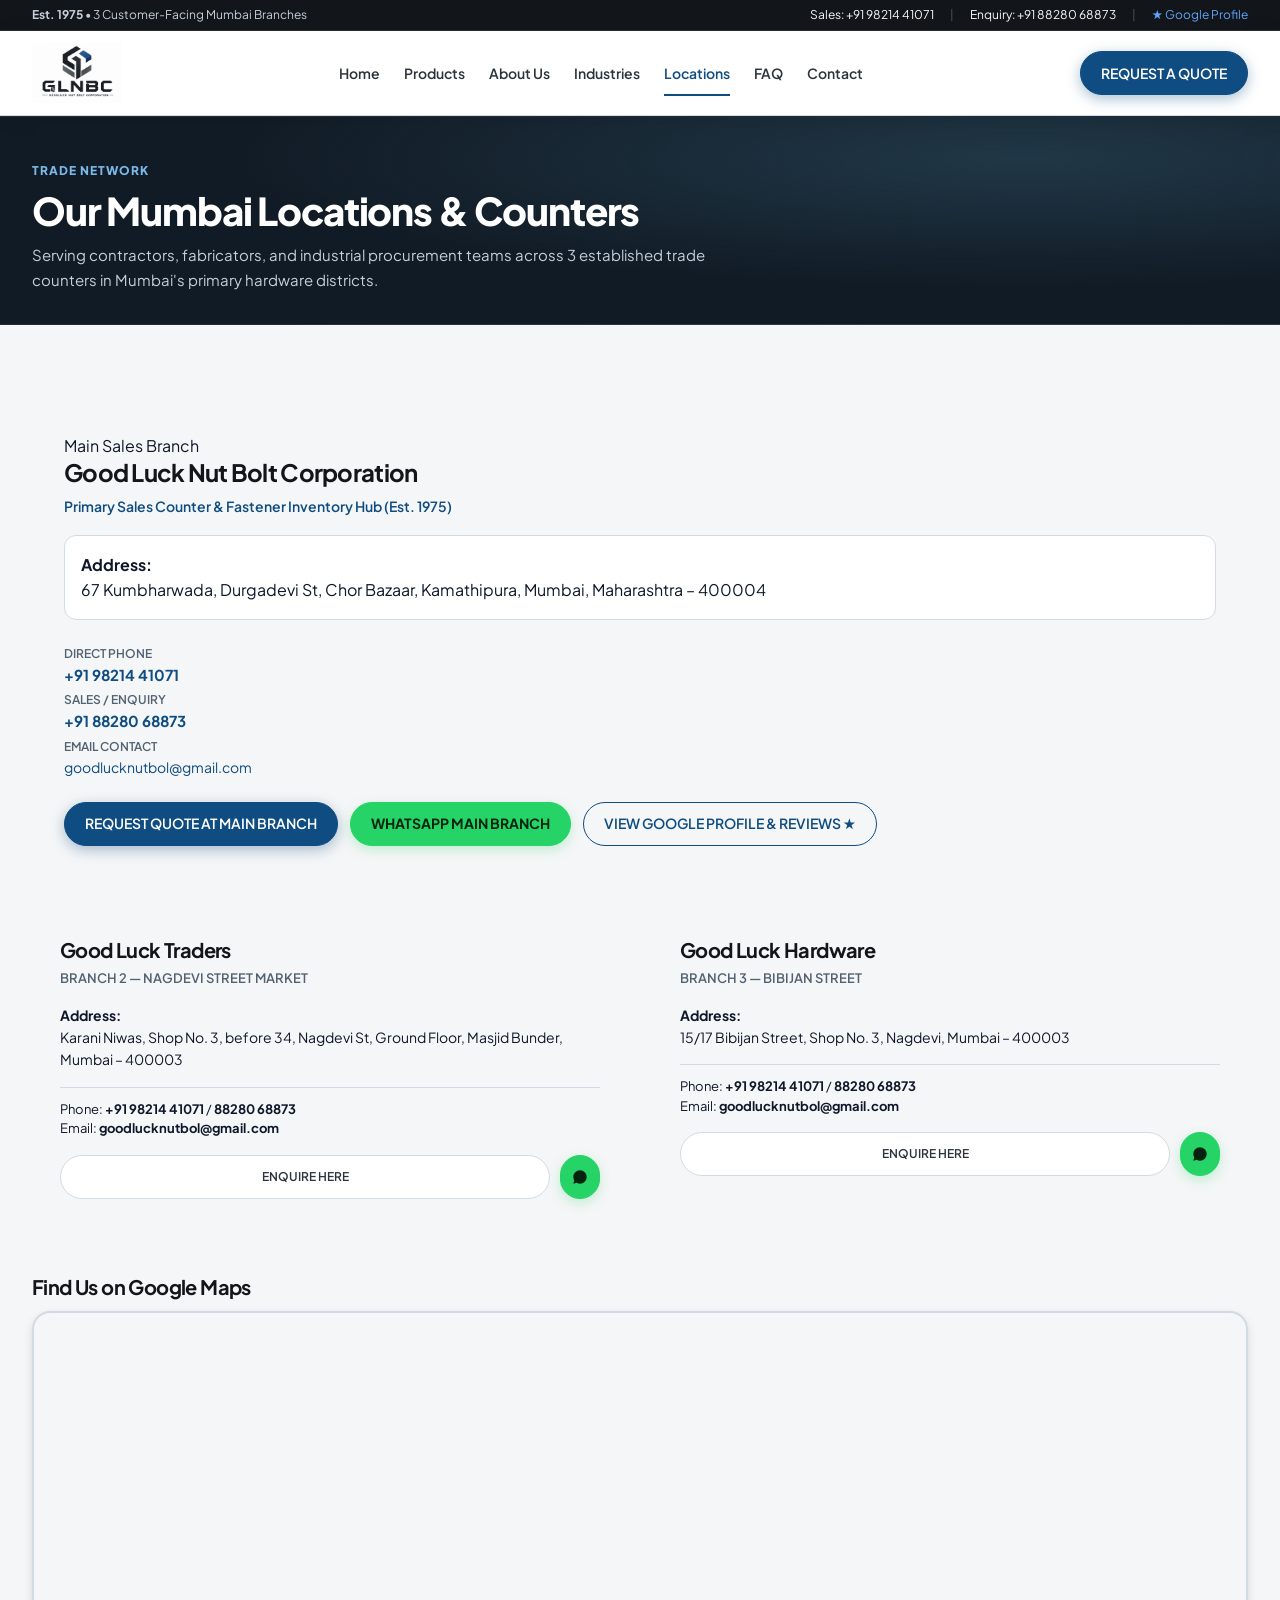
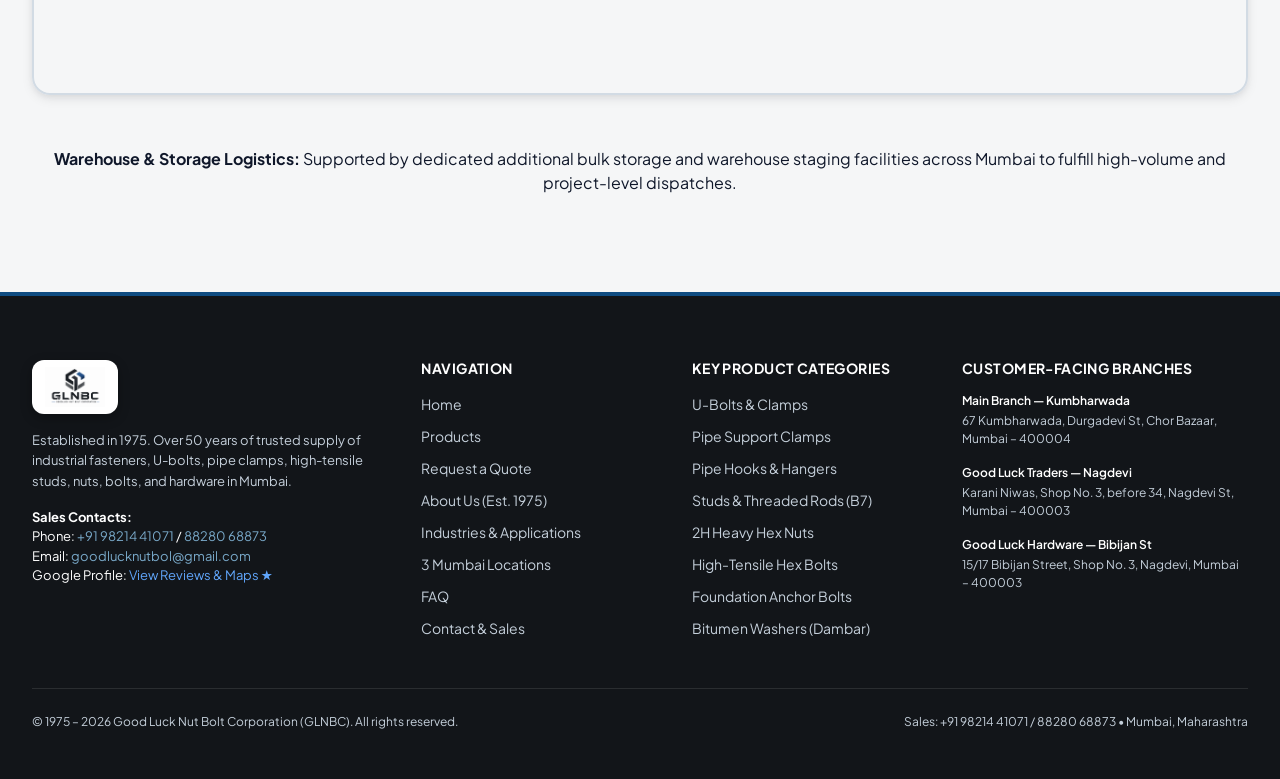
<file: locations.html>
<!DOCTYPE html>
<html lang="en">
<head>
  <meta charset="UTF-8">
  <meta name="viewport" content="width=device-width, initial-scale=1.0">
  <title>Our Mumbai Locations & Branches | Good Luck Nut Bolt Corporation</title>
  <meta name="description" content="Visit Good Luck Nut Bolt Corporation across 3 customer-facing trade counters in Mumbai: Kumbharwada (Chor Bazaar), Nagdevi Street, and Bibijan Street.">
  
  <link rel="icon" type="image/png" href="assets/images/brand/favicon.png">
  <link rel="stylesheet" href="assets/css/variables.css">
  <link rel="stylesheet" href="assets/css/base.css">
  <link rel="stylesheet" href="assets/css/components.css">
  <link rel="stylesheet" href="assets/css/layout.css">
</head>
<body class="bg-cad-steel">

  <!-- Top Bar -->
  <div class="top-bar">
    <div class="container top-bar-inner">
      <div class="top-bar-left">
        <span><strong>Est. 1975</strong> • 3 Customer-Facing Mumbai Branches</span>
      </div>
      <div class="top-bar-right">
        <a href="tel:9821441071">Sales: +91 98214 41071</a>
        <span style="opacity: 0.3;">|</span>
        <a href="tel:8828068873">Enquiry: +91 88280 68873</a>
        <span style="opacity: 0.3;">|</span>
        <a href="https://share.google/hFtLFiSH9dYBeKDcI" target="_blank" rel="noopener noreferrer" style="color: #60A5FA;">★ Google Profile</a>
      </div>
    </div>
  </div>

  <!-- Header -->
  <header class="site-header">
    <div class="container header-inner">
      <a href="index.html" class="brand" aria-label="Good Luck Nut Bolt Corporation Homepage">
        <img src="assets/images/brand/glnbc-logo.png" alt="GLNBC - Good Luck Nut Bolt Corporation" class="brand-logo-img">
      </a>

      <nav class="nav-desktop">
        <a href="index.html" class="nav-link">Home</a>
        <a href="products.html" class="nav-link">Products</a>
        <a href="about.html" class="nav-link">About Us</a>
        <a href="industries.html" class="nav-link">Industries</a>
        <a href="locations.html" class="nav-link active">Locations</a>
        <a href="faq.html" class="nav-link">FAQ</a>
        <a href="contact.html" class="nav-link">Contact</a>
      </nav>

      <div class="header-actions">
        <a href="request-a-quote.html" class="btn btn-primary">Request a Quote</a>
      </div>
    </div>
  </header>

  <!-- Mobile Drawer -->
  <div class="mobile-drawer-overlay"></div>
  <div class="mobile-drawer" role="dialog" aria-modal="true">
    <div class="mobile-drawer-header">
      <a href="index.html" class="brand" aria-label="Good Luck Nut Bolt Corporation Homepage">
        <img src="assets/images/brand/glnbc-logo.png" alt="GLNBC - Good Luck Nut Bolt Corporation" class="brand-logo-img">
      </a>
      <button type="button" class="mobile-drawer-close btn btn-sm btn-outline btn-icon-only">✕</button>
    </div>
    <div class="mobile-nav-links">
      <a href="index.html" class="mobile-nav-link">Home</a>
      <a href="products.html" class="mobile-nav-link">Products</a>
      <a href="about.html" class="mobile-nav-link">About Us</a>
      <a href="industries.html" class="mobile-nav-link">Industries & Applications</a>
      <a href="locations.html" class="mobile-nav-link active">3 Mumbai Locations</a>
      <a href="faq.html" class="mobile-nav-link">FAQ</a>
      <a href="contact.html" class="mobile-nav-link">Contact</a>
    </div>
  </div>

  <main>
    <section class="section-dark bg-blueprint" style="padding: 40px 0 32px 0;">
      <div class="container">
        <span class="section-eyebrow">Trade Network</span>
        <h1 style="color: white; font-size: clamp(1.8rem, 3vw, 2.5rem); margin-bottom: 8px;">
          Our Mumbai Locations & Counters
        </h1>
        <p style="color: var(--color-text-dim); max-width: 680px; font-size: 15px;">
          Serving contractors, fabricators, and industrial procurement teams across 3 established trade counters in Mumbai's primary hardware districts.
        </p>
      </div>
    </section>

    <section class="section">
      <div class="container">
        <div style="display: grid; grid-template-columns: 1fr; gap: 32px;" class="locations-grid">
          
          <!-- Branch 1: Main Branch (Primary) -->
          <div class="location-card is-main" style="padding: 32px;">
            <span class="location-card-tag">Main Sales Branch</span>
            <h2 style="font-size: 24px; margin-bottom: 8px; color: var(--color-deep-black);">
              Good Luck Nut Bolt Corporation
            </h2>
            <p style="font-size: 14px; color: var(--color-industrial-blue); font-weight: 600; margin-bottom: 16px;">
              Primary Sales Counter & Fastener Inventory Hub (Est. 1975)
            </p>
            
            <div style="font-size: 16px; line-height: 1.6; color: var(--color-text-dark); margin-bottom: 20px; background: white; padding: 16px; border: 1px solid var(--color-cool-grey-border); border-radius: var(--radius-md);">
              <strong>Address:</strong><br>
              67 Kumbharwada, Durgadevi St, Chor Bazaar, Kamathipura, Mumbai, Maharashtra – 400004
            </div>

            <div class="form-row form-row-3" style="margin-bottom: 24px;">
              <div>
                <span style="font-size: 12px; color: var(--color-grey-muted); font-weight: 600; text-transform: uppercase;">Direct Phone</span>
                <div style="font-size: 15px; font-weight: 700; color: var(--color-deep-black);">
                  <a href="tel:9821441071">+91 98214 41071</a>
                </div>
              </div>
              <div>
                <span style="font-size: 12px; color: var(--color-grey-muted); font-weight: 600; text-transform: uppercase;">Sales / Enquiry</span>
                <div style="font-size: 15px; font-weight: 700; color: var(--color-deep-black);">
                  <a href="tel:8828068873">+91 88280 68873</a>
                </div>
              </div>
              <div>
                <span style="font-size: 12px; color: var(--color-grey-muted); font-weight: 600; text-transform: uppercase;">Email Contact</span>
                <div style="font-size: 14px; color: var(--color-text-dark);">
                  <a href="mailto:goodlucknutbol@gmail.com">goodlucknutbol@gmail.com</a>
                </div>
              </div>
            </div>

            <div style="display: flex; gap: 12px; flex-wrap: wrap;">
              <a href="request-a-quote.html" class="btn btn-primary">Request Quote at Main Branch</a>
              <button type="button" class="btn btn-whatsapp" onclick="openWhatsAppQuote('', 'Hello Good Luck Nut Bolt Corporation (Kumbharwada Branch), I would like to make an enquiry.')">
                WhatsApp Main Branch
              </button>
              <a href="https://share.google/hFtLFiSH9dYBeKDcI" target="_blank" rel="noopener noreferrer" class="btn btn-outline-blue">View Google Profile & Reviews ★</a>
            </div>
          </div>

          <!-- 2 Nagdevi Branches Grid -->
          <div style="display: grid; grid-template-columns: repeat(auto-fit, minmax(320px, 1fr)); gap: 24px;">
            
            <!-- Branch 2: Good Luck Traders -->
            <div class="location-card" style="padding: 28px;">
              <h3 style="font-size: 20px; margin-bottom: 6px;">Good Luck Traders</h3>
              <p style="font-size: 13px; color: var(--color-grey-muted); font-weight: 600; text-transform: uppercase; margin-bottom: 14px;">
                Branch 2 — Nagdevi Street Market
              </p>

              <div style="font-size: 14px; line-height: 1.6; color: var(--color-text-dark); margin-bottom: 16px; flex-grow: 1;">
                <strong>Address:</strong><br>
                Karani Niwas, Shop No. 3, before 34, Nagdevi St, Ground Floor, Masjid Bunder, Mumbai – 400003
              </div>

              <div style="font-size: 13px; margin-bottom: 16px; border-top: 1px solid var(--color-cool-grey-border); padding-top: 12px;">
                <div>Phone: <strong>+91 98214 41071</strong> / <strong>88280 68873</strong></div>
                <div>Email: <strong>goodlucknutbol@gmail.com</strong></div>
              </div>

              <div style="display: flex; gap: 10px;">
                <a href="contact.html" class="btn btn-sm btn-outline w-full">Enquire Here</a>
                <button type="button" class="btn btn-sm btn-whatsapp btn-icon-only" onclick="openWhatsAppQuote('', 'Hello Good Luck Traders (Nagdevi), I would like to enquire about fasteners.')">
                  <svg width="16" height="16" viewBox="0 0 24 24" fill="currentColor"><path d="M12 2C6.48 2 2 6.48 2 12c0 1.82.49 3.53 1.34 5L2 22l5.16-1.32C8.6 21.52 10.25 22 12 22c5.52 0 10-4.48 10-10S17.52 2 12 2z"/></svg>
                </button>
              </div>
            </div>

            <!-- Branch 3: Good Luck Hardware -->
            <div class="location-card" style="padding: 28px;">
              <h3 style="font-size: 20px; margin-bottom: 6px;">Good Luck Hardware</h3>
              <p style="font-size: 13px; color: var(--color-grey-muted); font-weight: 600; text-transform: uppercase; margin-bottom: 14px;">
                Branch 3 — Bibijan Street
              </p>

              <div style="font-size: 14px; line-height: 1.6; color: var(--color-text-dark); margin-bottom: 16px; flex-grow: 1;">
                <strong>Address:</strong><br>
                15/17 Bibijan Street, Shop No. 3, Nagdevi, Mumbai – 400003
              </div>

              <div style="font-size: 13px; margin-bottom: 16px; border-top: 1px solid var(--color-cool-grey-border); padding-top: 12px;">
                <div>Phone: <strong>+91 98214 41071</strong> / <strong>88280 68873</strong></div>
                <div>Email: <strong>goodlucknutbol@gmail.com</strong></div>
              </div>

              <div style="display: flex; gap: 10px;">
                <a href="contact.html" class="btn btn-sm btn-outline w-full">Enquire Here</a>
                <button type="button" class="btn btn-sm btn-whatsapp btn-icon-only" onclick="openWhatsAppQuote('', 'Hello Good Luck Hardware (Bibijan St), I would like to enquire about fasteners.')">
                  <svg width="16" height="16" viewBox="0 0 24 24" fill="currentColor"><path d="M12 2C6.48 2 2 6.48 2 12c0 1.82.49 3.53 1.34 5L2 22l5.16-1.32C8.6 21.52 10.25 22 12 22c5.52 0 10-4.48 10-10S17.52 2 12 2z"/></svg>
                </button>
              </div>
            </div>
          </div>

          <!-- Interactive Google Maps Location Section -->
          <div style="margin-top: 16px;">
            <h3 style="font-size: 20px; margin-bottom: 12px; color: var(--color-deep-black);">Find Us on Google Maps</h3>
            <div class="maps-container">
              <iframe 
                src="https://www.google.com/maps/embed?pb=!1m18!1m12!1m3!1d3773.4735209776856!2d72.8258333!3d18.9634722!2m3!1f0!2f0!3f0!3m2!1i1024!2i768!4f13.1!3m3!1m2!1s0x3be7ce40498b8451%3A0xb304b7c8dc916212!2s67%2C%20Kumbharwada%202nd%20Ln%2C%20Chor%20Bazaar%2C%20Kumbharwada%2C%20Mumbai%2C%20Maharashtra%20400004!5e0!3m2!1sen!2sin!4v1700000000000!5m2!1sen!2sin" 
                title="Good Luck Nut Bolt Corporation Google Maps Location"
                loading="lazy" 
                referrerpolicy="no-referrer-when-downgrade" 
                allowfullscreen>
              </iframe>
            </div>
          </div>

          <!-- Storage Support Note -->
          <div class="notice-box" style="text-align: center; padding: 20px;">
            <strong>Warehouse & Storage Logistics:</strong> Supported by dedicated additional bulk storage and warehouse staging facilities across Mumbai to fulfill high-volume and project-level dispatches.
          </div>
        </div>
      </div>
    </section>
  </main>

  <!-- Footer with High-Visibility Logo -->
  <footer class="site-footer">
    <div class="container">
      <div class="footer-grid">
        <div>
          <div class="brand" style="margin-bottom: 16px;">
            <img src="assets/images/brand/glnbc-logo.png" alt="GLNBC - Good Luck Nut Bolt Corporation" class="footer-brand-logo">
          </div>
          <p style="color: var(--color-text-dim); font-size: 13px; line-height: 1.6; margin-bottom: 16px;">
            Established in 1975. Over 50 years of trusted supply of industrial fasteners, U-bolts, pipe clamps, high-tensile studs, nuts, bolts, and hardware in Mumbai.
          </p>
          <div style="font-size: 13px; color: white;">
            <strong>Sales Contacts:</strong><br>
            Phone: <a href="tel:9821441071" style="color: #79A9C9;">+91 98214 41071</a> / <a href="tel:8828068873" style="color: #79A9C9;">88280 68873</a><br>
            Email: <a href="mailto:goodlucknutbol@gmail.com" style="color: #79A9C9;">goodlucknutbol@gmail.com</a><br>
            Google Profile: <a href="https://share.google/hFtLFiSH9dYBeKDcI" target="_blank" rel="noopener noreferrer" style="color: #60A5FA;">View Reviews & Maps ★</a>
          </div>
        </div>

        <div>
          <h4 class="footer-col-title">Navigation</h4>
          <ul class="footer-links">
            <li><a href="index.html" class="footer-link">Home</a></li>
            <li><a href="products.html" class="footer-link">Products</a></li>
            <li><a href="request-a-quote.html" class="footer-link">Request a Quote</a></li>
            <li><a href="about.html" class="footer-link">About Us (Est. 1975)</a></li>
            <li><a href="industries.html" class="footer-link">Industries & Applications</a></li>
            <li><a href="locations.html" class="footer-link">3 Mumbai Locations</a></li>
            <li><a href="faq.html" class="footer-link">FAQ</a></li>
            <li><a href="contact.html" class="footer-link">Contact & Sales</a></li>
          </ul>
        </div>

        <div>
          <h4 class="footer-col-title">Key Product Categories</h4>
          <ul class="footer-links">
            <li><a href="product.html?p=u-bolts" class="footer-link">U-Bolts & Clamps</a></li>
            <li><a href="product.html?p=pipe-clamps" class="footer-link">Pipe Support Clamps</a></li>
            <li><a href="product.html?p=pipe-hooks" class="footer-link">Pipe Hooks & Hangers</a></li>
            <li><a href="product.html?p=studs-threaded-products" class="footer-link">Studs & Threaded Rods (B7)</a></li>
            <li><a href="product.html?p=two-h-nuts" class="footer-link">2H Heavy Hex Nuts</a></li>
            <li><a href="product.html?p=hex-bolts" class="footer-link">High-Tensile Hex Bolts</a></li>
            <li><a href="product.html?p=foundation-bolts" class="footer-link">Foundation Anchor Bolts</a></li>
            <li><a href="product.html?p=bitumen-washers" class="footer-link">Bitumen Washers (Dambar)</a></li>
          </ul>
        </div>

        <div>
          <h4 class="footer-col-title">Customer-Facing Branches</h4>
          <div class="footer-branch-item">
            <div class="footer-branch-name">Main Branch — Kumbharwada</div>
            <div style="color: var(--color-text-dim);">67 Kumbharwada, Durgadevi St, Chor Bazaar, Mumbai – 400004</div>
          </div>
          <div class="footer-branch-item">
            <div class="footer-branch-name">Good Luck Traders — Nagdevi</div>
            <div style="color: var(--color-text-dim);">Karani Niwas, Shop No. 3, before 34, Nagdevi St, Mumbai – 400003</div>
          </div>
          <div class="footer-branch-item">
            <div class="footer-branch-name">Good Luck Hardware — Bibijan St</div>
            <div style="color: var(--color-text-dim);">15/17 Bibijan Street, Shop No. 3, Nagdevi, Mumbai – 400003</div>
          </div>
        </div>
      </div>

      <div class="footer-bottom">
        <div>© 1975 – 2026 Good Luck Nut Bolt Corporation (GLNBC). All rights reserved.</div>
        <div>Sales: +91 98214 41071 / 88280 68873 • Mumbai, Maharashtra</div>
      </div>
    </div>
  </footer>

  <!-- Scripts -->
  <script src="assets/js/data/company.js"></script>
  <script src="assets/js/data/locations.js"></script>
  <script src="assets/js/main.js"></script>
</body>
</html>
</file>
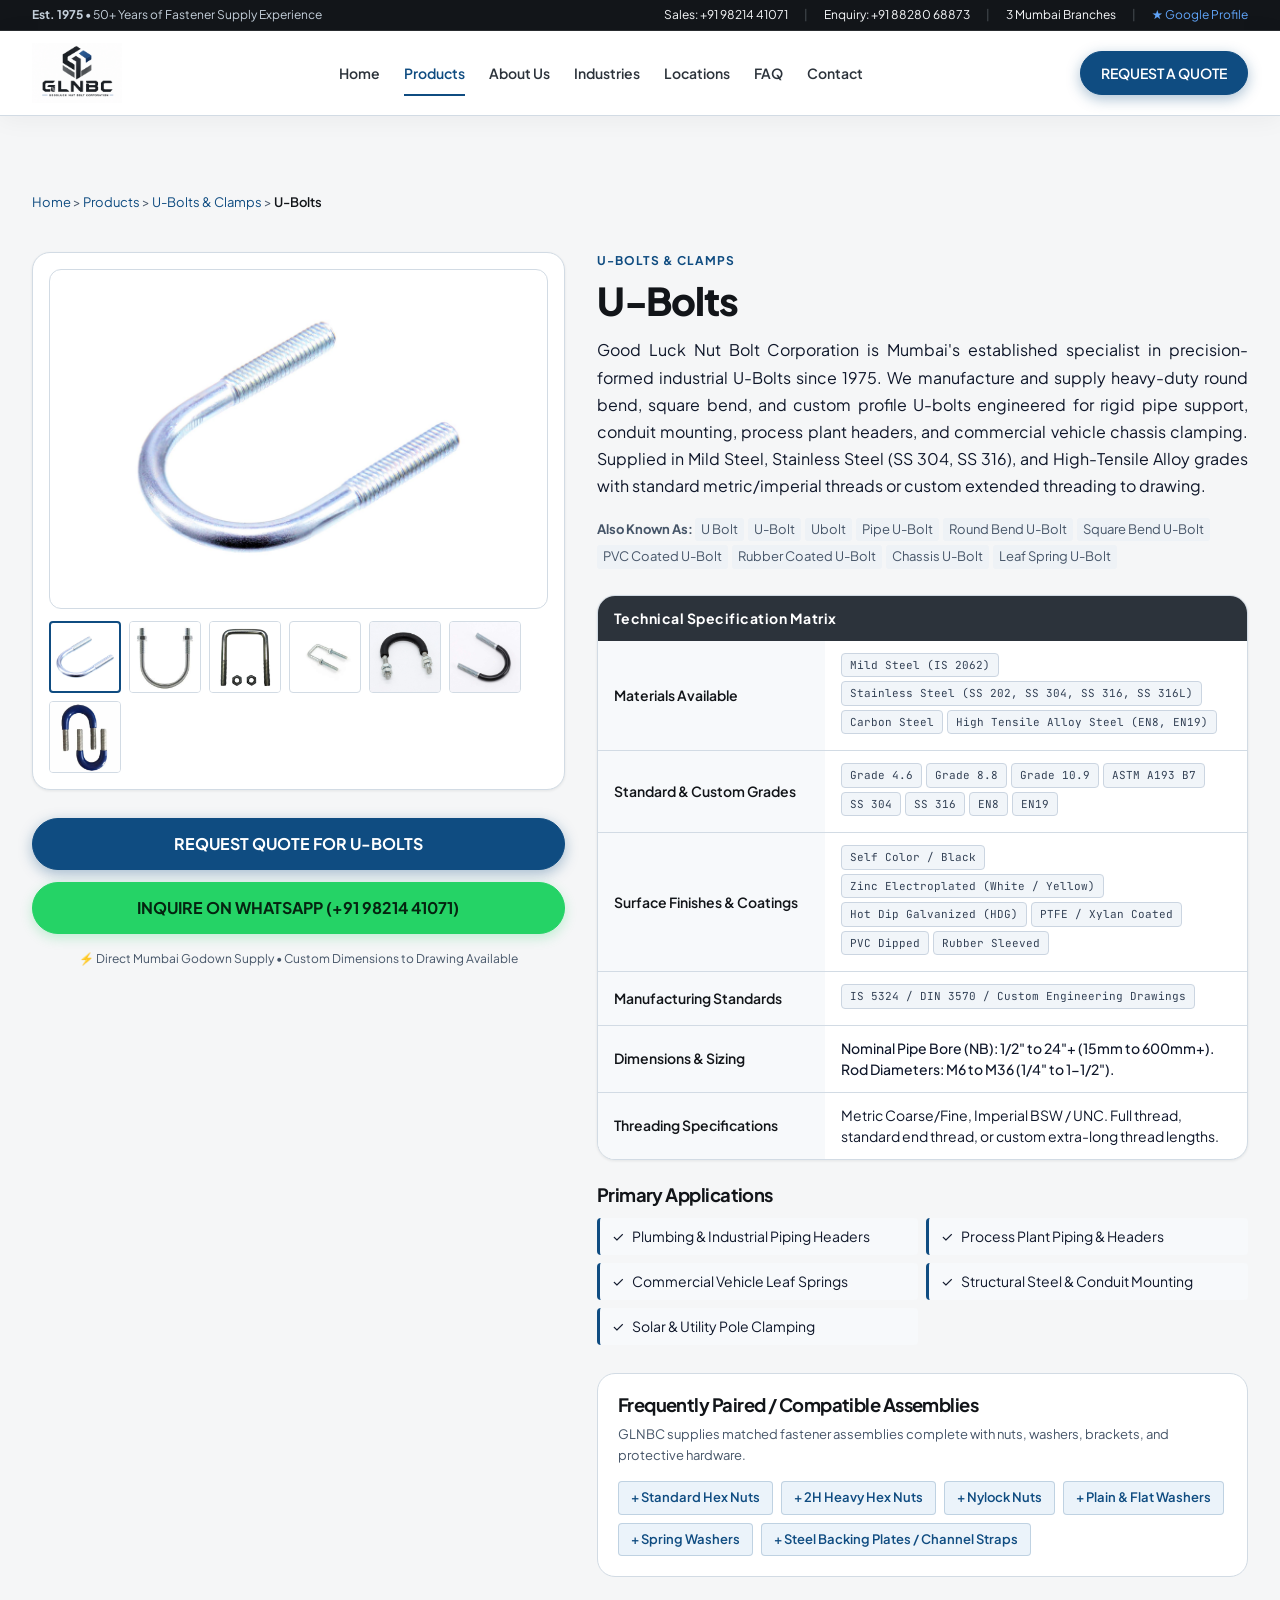
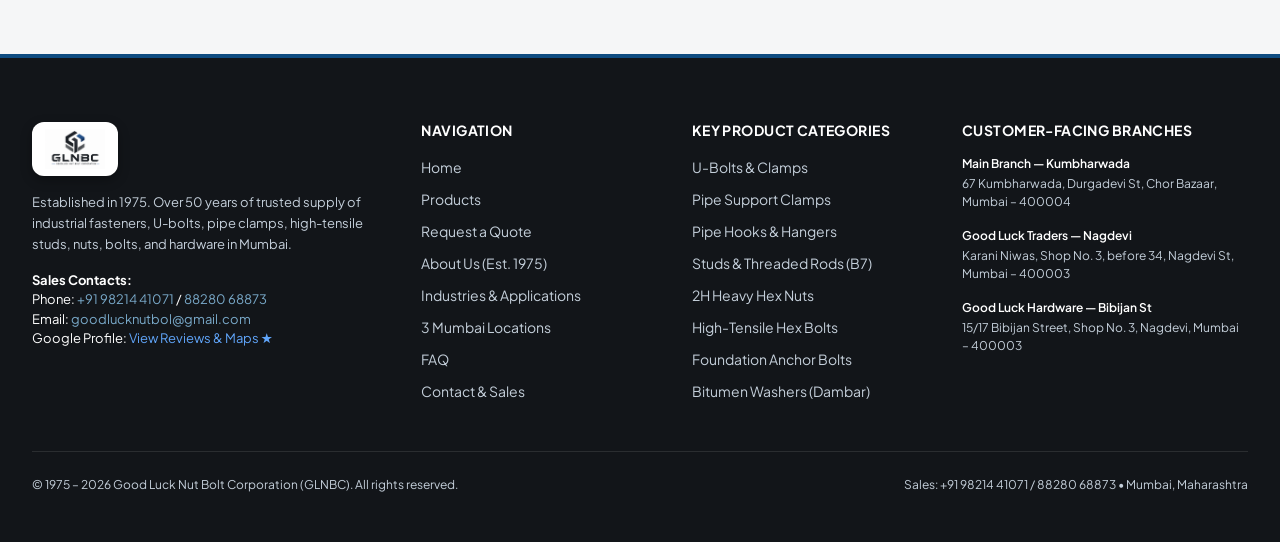
<file: product.html>
<!DOCTYPE html>
<html lang="en">
<head>
  <meta charset="UTF-8">
  <meta name="viewport" content="width=device-width, initial-scale=1.0">
  <title>Product Specifications | Good Luck Nut Bolt Corporation (GLNBC)</title>
  <meta name="description" content="Technical specifications, material grades, size standards, and direct quote requests for industrial fasteners from GLNBC Mumbai.">
  
  <link rel="icon" type="image/png" href="assets/images/brand/favicon.png">
  <link rel="stylesheet" href="assets/css/variables.css">
  <link rel="stylesheet" href="assets/css/base.css">
  <link rel="stylesheet" href="assets/css/components.css">
  <link rel="stylesheet" href="assets/css/layout.css">
</head>
<body class="bg-cad-steel">

  <!-- Top Bar -->
  <div class="top-bar">
    <div class="container top-bar-inner">
      <div class="top-bar-left">
        <span><strong>Est. 1975</strong> • 50+ Years of Fastener Supply Experience</span>
      </div>
      <div class="top-bar-right">
        <a href="tel:9821441071">Sales: +91 98214 41071</a>
        <span style="opacity: 0.3;">|</span>
        <a href="tel:8828068873">Enquiry: +91 88280 68873</a>
        <span style="opacity: 0.3;">|</span>
        <a href="locations.html">3 Mumbai Branches</a>
        <span style="opacity: 0.3;">|</span>
        <a href="https://share.google/hFtLFiSH9dYBeKDcI" target="_blank" rel="noopener noreferrer" style="color: #60A5FA;">★ Google Profile</a>
      </div>
    </div>
  </div>

  <!-- Header -->
  <header class="site-header">
    <div class="container header-inner">
      <a href="index.html" class="brand" aria-label="Good Luck Nut Bolt Corporation Homepage">
        <img src="assets/images/brand/glnbc-logo.png" alt="GLNBC - Good Luck Nut Bolt Corporation" class="brand-logo-img">
      </a>

      <nav class="nav-desktop">
        <a href="index.html" class="nav-link">Home</a>
        <a href="products.html" class="nav-link active">Products</a>
        <a href="about.html" class="nav-link">About Us</a>
        <a href="industries.html" class="nav-link">Industries</a>
        <a href="locations.html" class="nav-link">Locations</a>
        <a href="faq.html" class="nav-link">FAQ</a>
        <a href="contact.html" class="nav-link">Contact</a>
      </nav>

      <div class="header-actions">
        <a href="request-a-quote.html" class="btn btn-primary">Request a Quote</a>
        <button type="button" class="menu-toggle" aria-label="Toggle navigation menu">
          <svg width="24" height="24" viewBox="0 0 24 24" fill="none" stroke="currentColor" stroke-width="2"><line x1="3" y1="12" x2="21" y2="12"></line><line x1="3" y1="6" x2="21" y2="6"></line><line x1="3" y1="18" x2="21" y2="18"></line></svg>
        </button>
      </div>
    </div>
  </header>

  <!-- Mobile Drawer -->
  <div class="mobile-drawer-overlay"></div>
  <div class="mobile-drawer" role="dialog" aria-modal="true">
    <div class="mobile-drawer-header">
      <a href="index.html" class="brand" aria-label="Good Luck Nut Bolt Corporation Homepage">
        <img src="assets/images/brand/glnbc-logo.png" alt="GLNBC - Good Luck Nut Bolt Corporation" class="brand-logo-img">
      </a>
      <button type="button" class="mobile-drawer-close btn btn-sm btn-outline btn-icon-only">✕</button>
    </div>
    <div class="mobile-nav-links">
      <a href="index.html" class="mobile-nav-link">Home</a>
      <a href="products.html" class="mobile-nav-link active">Products</a>
      <a href="about.html" class="mobile-nav-link">About Us</a>
      <a href="industries.html" class="mobile-nav-link">Industries & Applications</a>
      <a href="locations.html" class="mobile-nav-link">3 Mumbai Locations</a>
      <a href="faq.html" class="mobile-nav-link">FAQ</a>
      <a href="contact.html" class="mobile-nav-link">Contact</a>
    </div>
    <div style="margin-top: auto; display: flex; flex-direction: column; gap: 10px;">
      <a href="request-a-quote.html" class="btn btn-primary btn-lg w-full">Get a Quote</a>
      <button type="button" class="btn btn-whatsapp btn-lg w-full" onclick="openWhatsAppQuote()">WhatsApp Us</button>
      <a href="https://share.google/hFtLFiSH9dYBeKDcI" target="_blank" rel="noopener noreferrer" class="btn btn-outline btn-sm w-full" style="text-align: center;">View Google Profile ★</a>
    </div>
  </div>

  <main>
    <section class="section">
      <div class="container" id="product-detail-root">
        <!-- Rendered dynamically by product-detail.js -->
        <div style="padding: 40px; text-align: center; color: var(--color-text-muted);">
          Loading technical specifications...
        </div>
      </div>
    </section>
  </main>

  <!-- Footer with High-Visibility Logo -->
  <footer class="site-footer">
    <div class="container">
      <div class="footer-grid">
        <div>
          <div class="brand" style="margin-bottom: 16px;">
            <img src="assets/images/brand/glnbc-logo.png" alt="GLNBC - Good Luck Nut Bolt Corporation" class="footer-brand-logo">
          </div>
          <p style="color: var(--color-text-dim); font-size: 13px; line-height: 1.6; margin-bottom: 16px;">
            Established in 1975. Over 50 years of trusted supply of industrial fasteners, U-bolts, pipe clamps, high-tensile studs, nuts, bolts, and hardware in Mumbai.
          </p>
          <div style="font-size: 13px; color: white;">
            <strong>Sales Contacts:</strong><br>
            Phone: <a href="tel:9821441071" style="color: #79A9C9;">+91 98214 41071</a> / <a href="tel:8828068873" style="color: #79A9C9;">88280 68873</a><br>
            Email: <a href="mailto:goodlucknutbol@gmail.com" style="color: #79A9C9;">goodlucknutbol@gmail.com</a><br>
            Google Profile: <a href="https://share.google/hFtLFiSH9dYBeKDcI" target="_blank" rel="noopener noreferrer" style="color: #60A5FA;">View Reviews & Maps ★</a>
          </div>
        </div>

        <div>
          <h4 class="footer-col-title">Navigation</h4>
          <ul class="footer-links">
            <li><a href="index.html" class="footer-link">Home</a></li>
            <li><a href="products.html" class="footer-link">Products</a></li>
            <li><a href="request-a-quote.html" class="footer-link">Request a Quote</a></li>
            <li><a href="about.html" class="footer-link">About Us (Est. 1975)</a></li>
            <li><a href="industries.html" class="footer-link">Industries & Applications</a></li>
            <li><a href="locations.html" class="footer-link">3 Mumbai Locations</a></li>
            <li><a href="faq.html" class="footer-link">FAQ</a></li>
            <li><a href="contact.html" class="footer-link">Contact & Sales</a></li>
          </ul>
        </div>

        <div>
          <h4 class="footer-col-title">Key Product Categories</h4>
          <ul class="footer-links">
            <li><a href="product.html?p=u-bolts" class="footer-link">U-Bolts & Clamps</a></li>
            <li><a href="product.html?p=pipe-clamps" class="footer-link">Pipe Support Clamps</a></li>
            <li><a href="product.html?p=pipe-hooks" class="footer-link">Pipe Hooks & Hangers</a></li>
            <li><a href="product.html?p=studs-threaded-products" class="footer-link">Studs & Threaded Rods (B7)</a></li>
            <li><a href="product.html?p=two-h-nuts" class="footer-link">2H Heavy Hex Nuts</a></li>
            <li><a href="product.html?p=hex-bolts" class="footer-link">High-Tensile Hex Bolts</a></li>
            <li><a href="product.html?p=foundation-bolts" class="footer-link">Foundation Anchor Bolts</a></li>
            <li><a href="product.html?p=bitumen-washers" class="footer-link">Bitumen Washers (Dambar)</a></li>
          </ul>
        </div>

        <div>
          <h4 class="footer-col-title">Customer-Facing Branches</h4>
          <div class="footer-branch-item">
            <div class="footer-branch-name">Main Branch — Kumbharwada</div>
            <div style="color: var(--color-text-dim);">67 Kumbharwada, Durgadevi St, Chor Bazaar, Mumbai – 400004</div>
          </div>
          <div class="footer-branch-item">
            <div class="footer-branch-name">Good Luck Traders — Nagdevi</div>
            <div style="color: var(--color-text-dim);">Karani Niwas, Shop No. 3, before 34, Nagdevi St, Mumbai – 400003</div>
          </div>
          <div class="footer-branch-item">
            <div class="footer-branch-name">Good Luck Hardware — Bibijan St</div>
            <div style="color: var(--color-text-dim);">15/17 Bibijan Street, Shop No. 3, Nagdevi, Mumbai – 400003</div>
          </div>
        </div>
      </div>

      <div class="footer-bottom">
        <div>© 1975 – 2026 Good Luck Nut Bolt Corporation (GLNBC). All rights reserved.</div>
        <div>Sales: +91 98214 41071 / 88280 68873 • Mumbai, Maharashtra</div>
      </div>
    </div>
  </footer>

  <!-- Sticky Mobile Action Bar -->
  <div class="mobile-bottom-bar">
    <button type="button" class="btn btn-whatsapp" onclick="openWhatsAppQuote()">
      WhatsApp
    </button>
    <a href="request-a-quote.html" class="btn btn-primary">
      Get a Quote
    </a>
  </div>

  <!-- Scripts -->
  <script src="assets/js/data/company.js"></script>
  <script src="assets/js/data/categories.js"></script>
  <script src="assets/js/data/products.js"></script>
  <script src="assets/js/main.js"></script>
  <script src="assets/js/product-detail.js"></script>
</body>
</html>
</file>
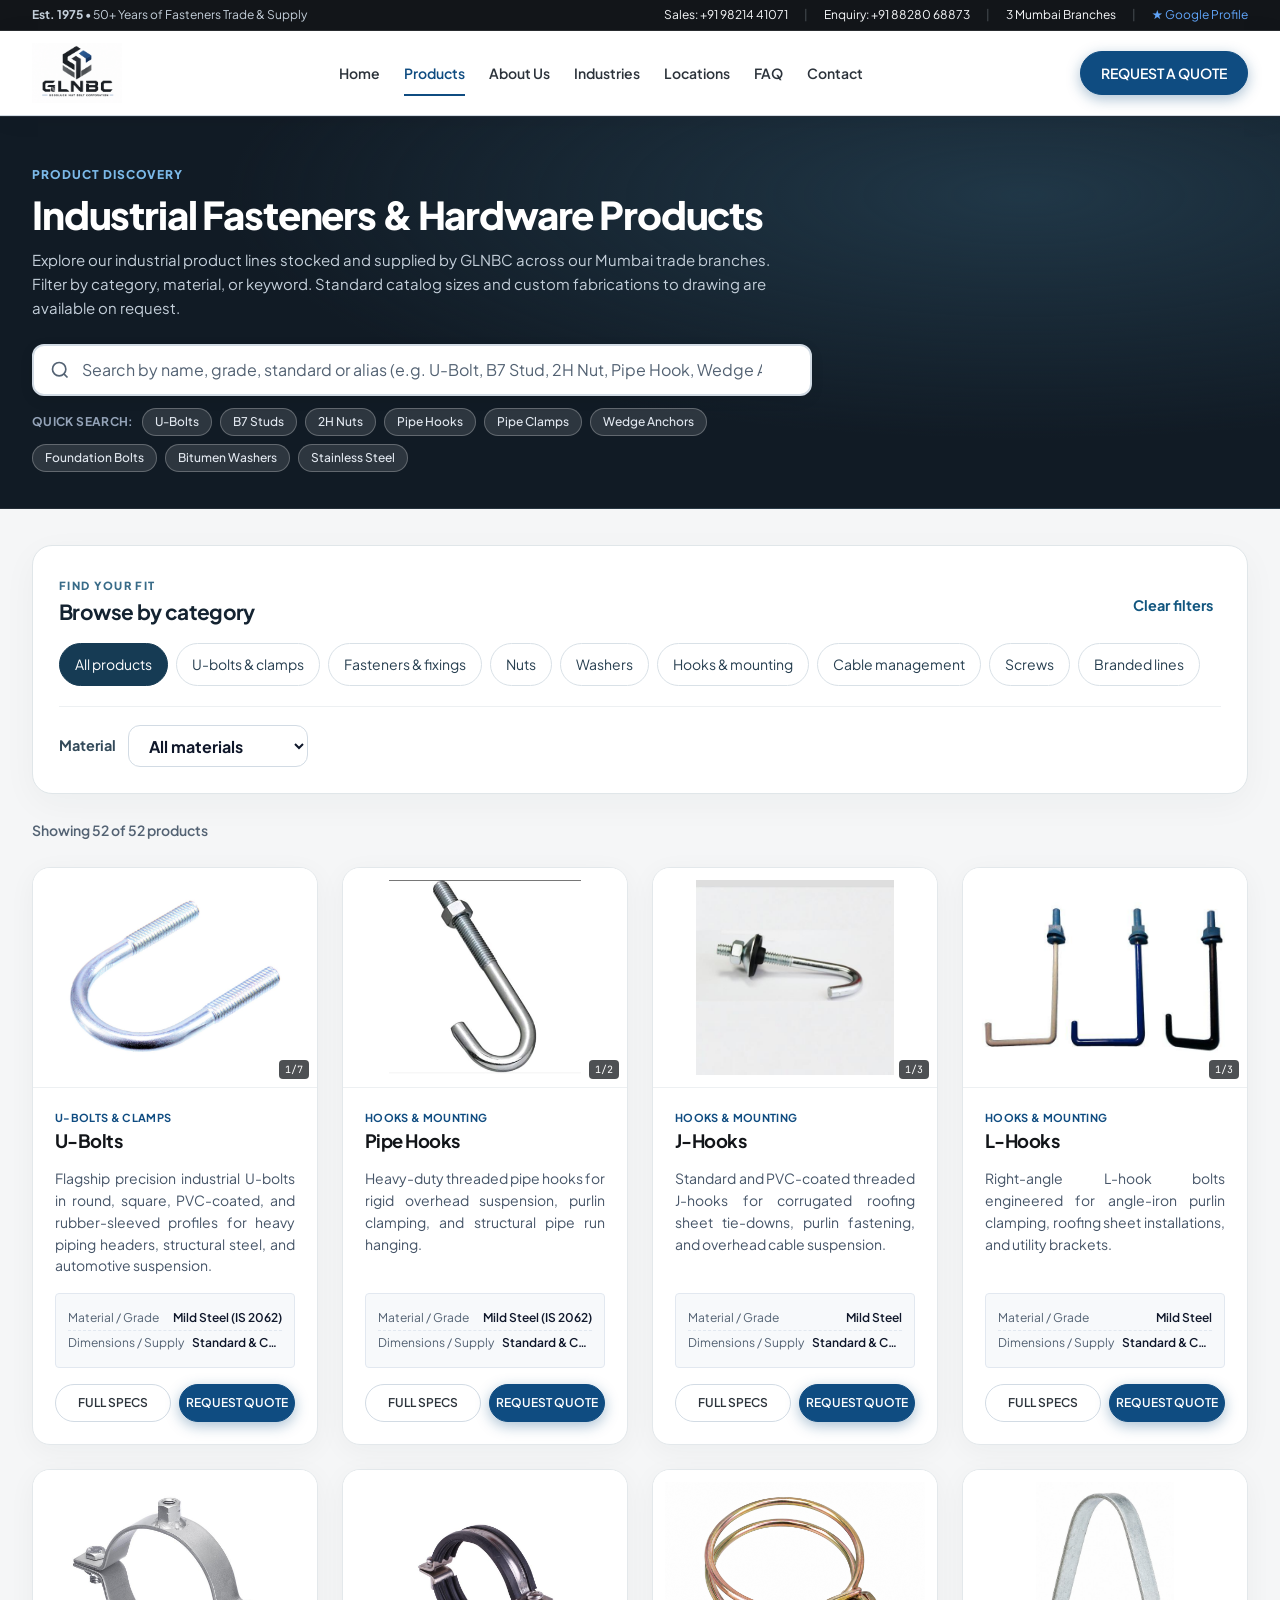
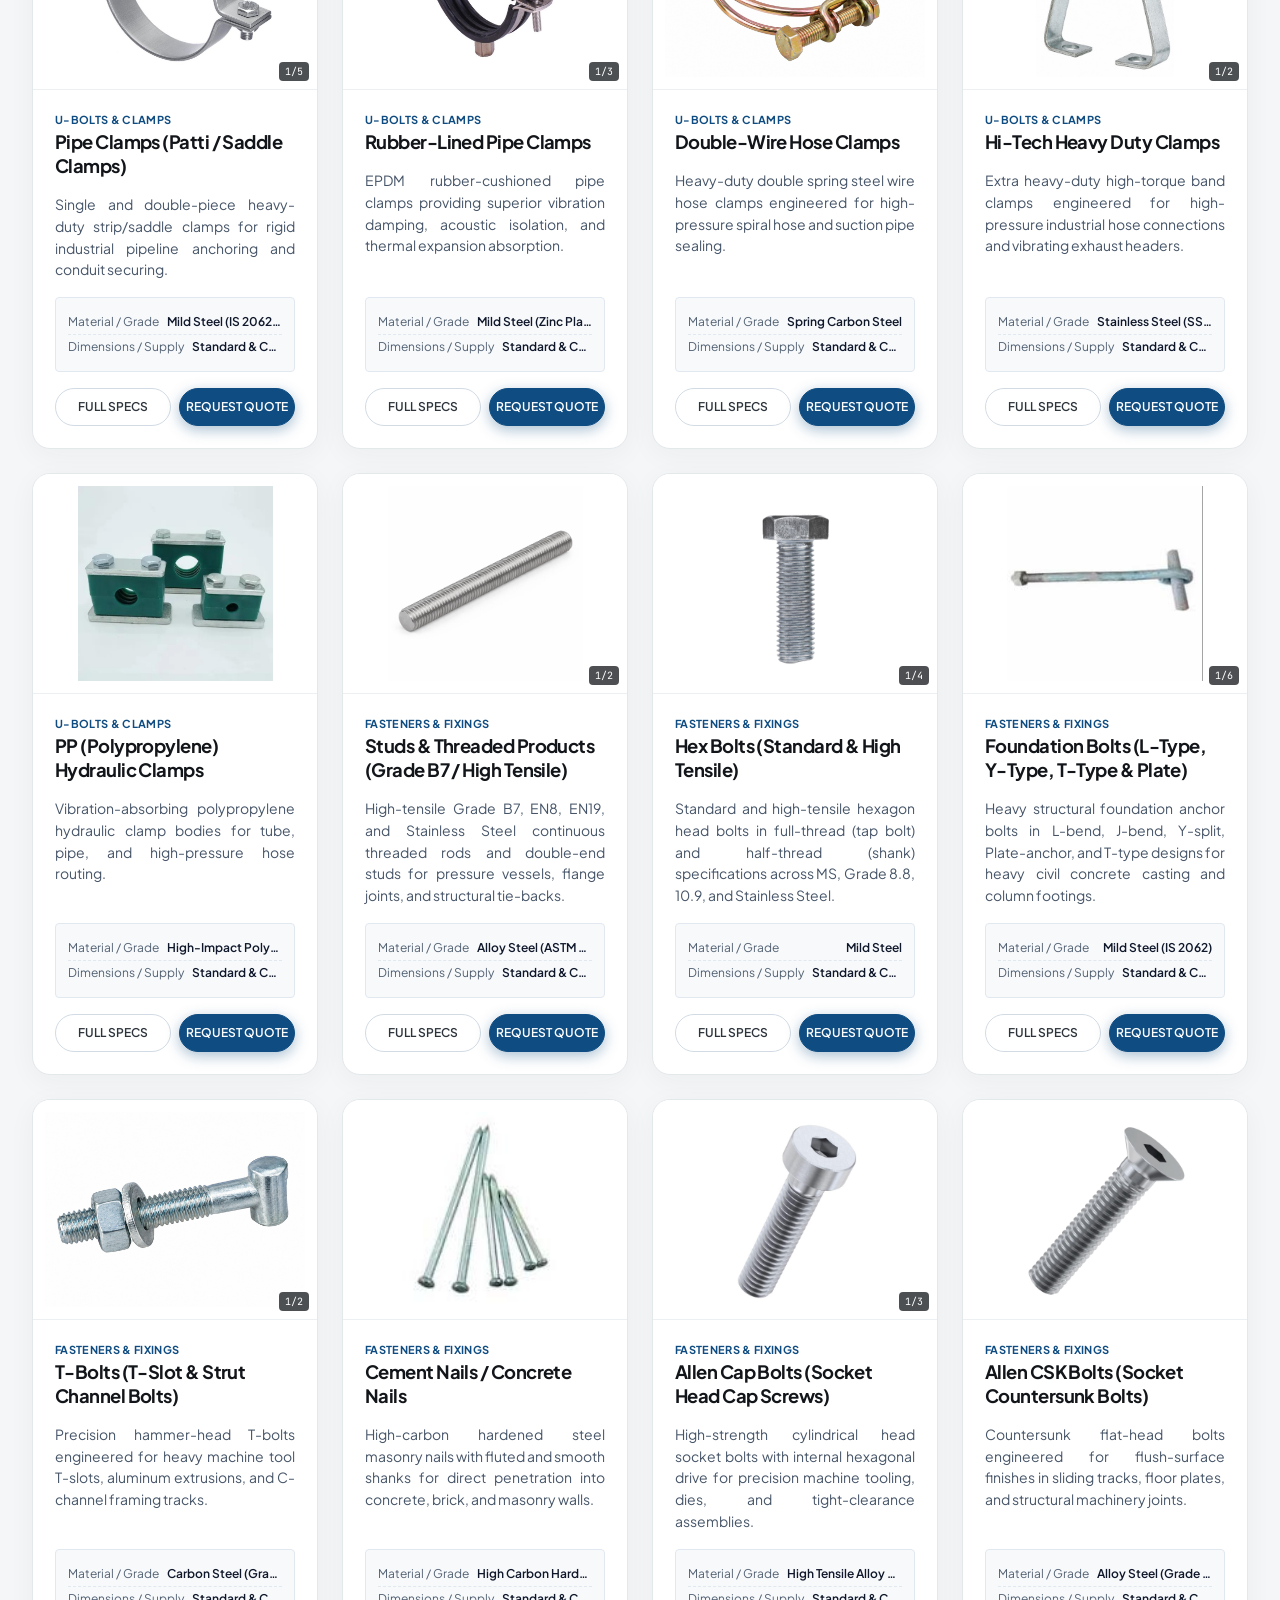
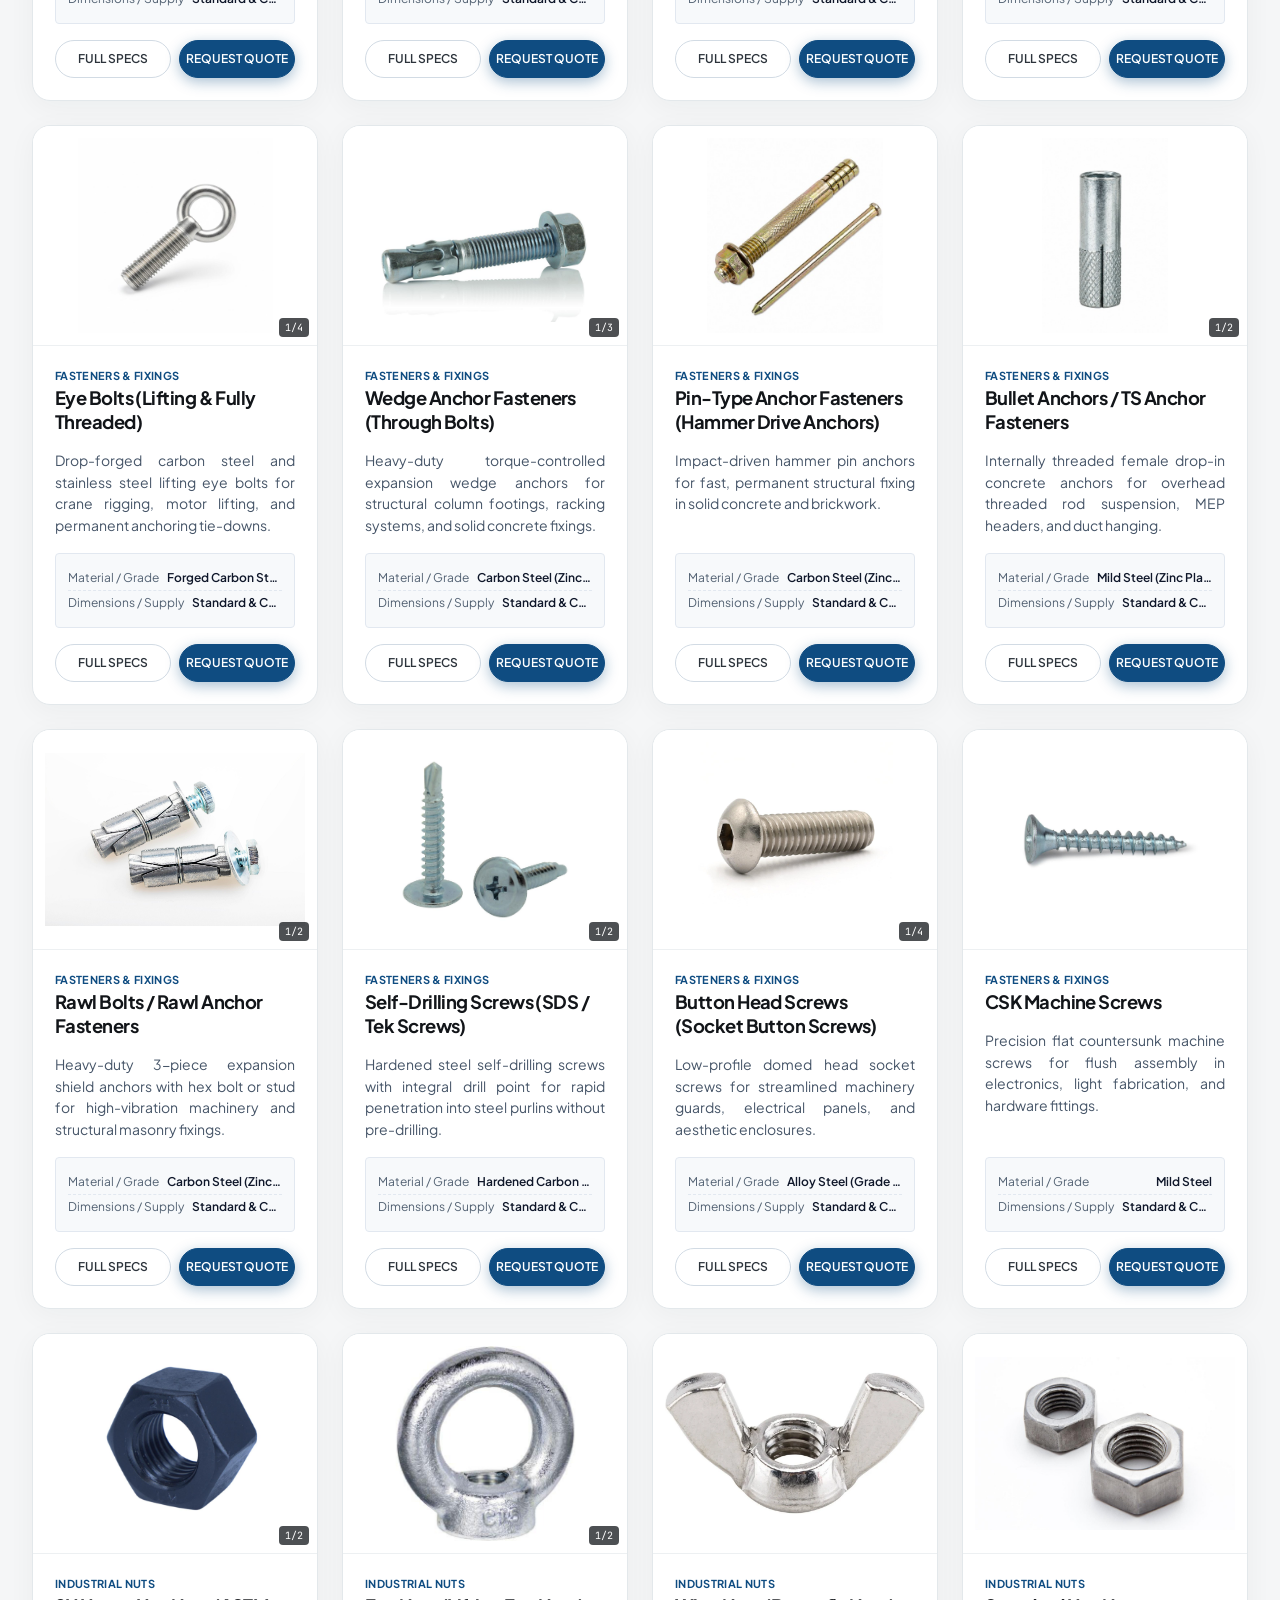
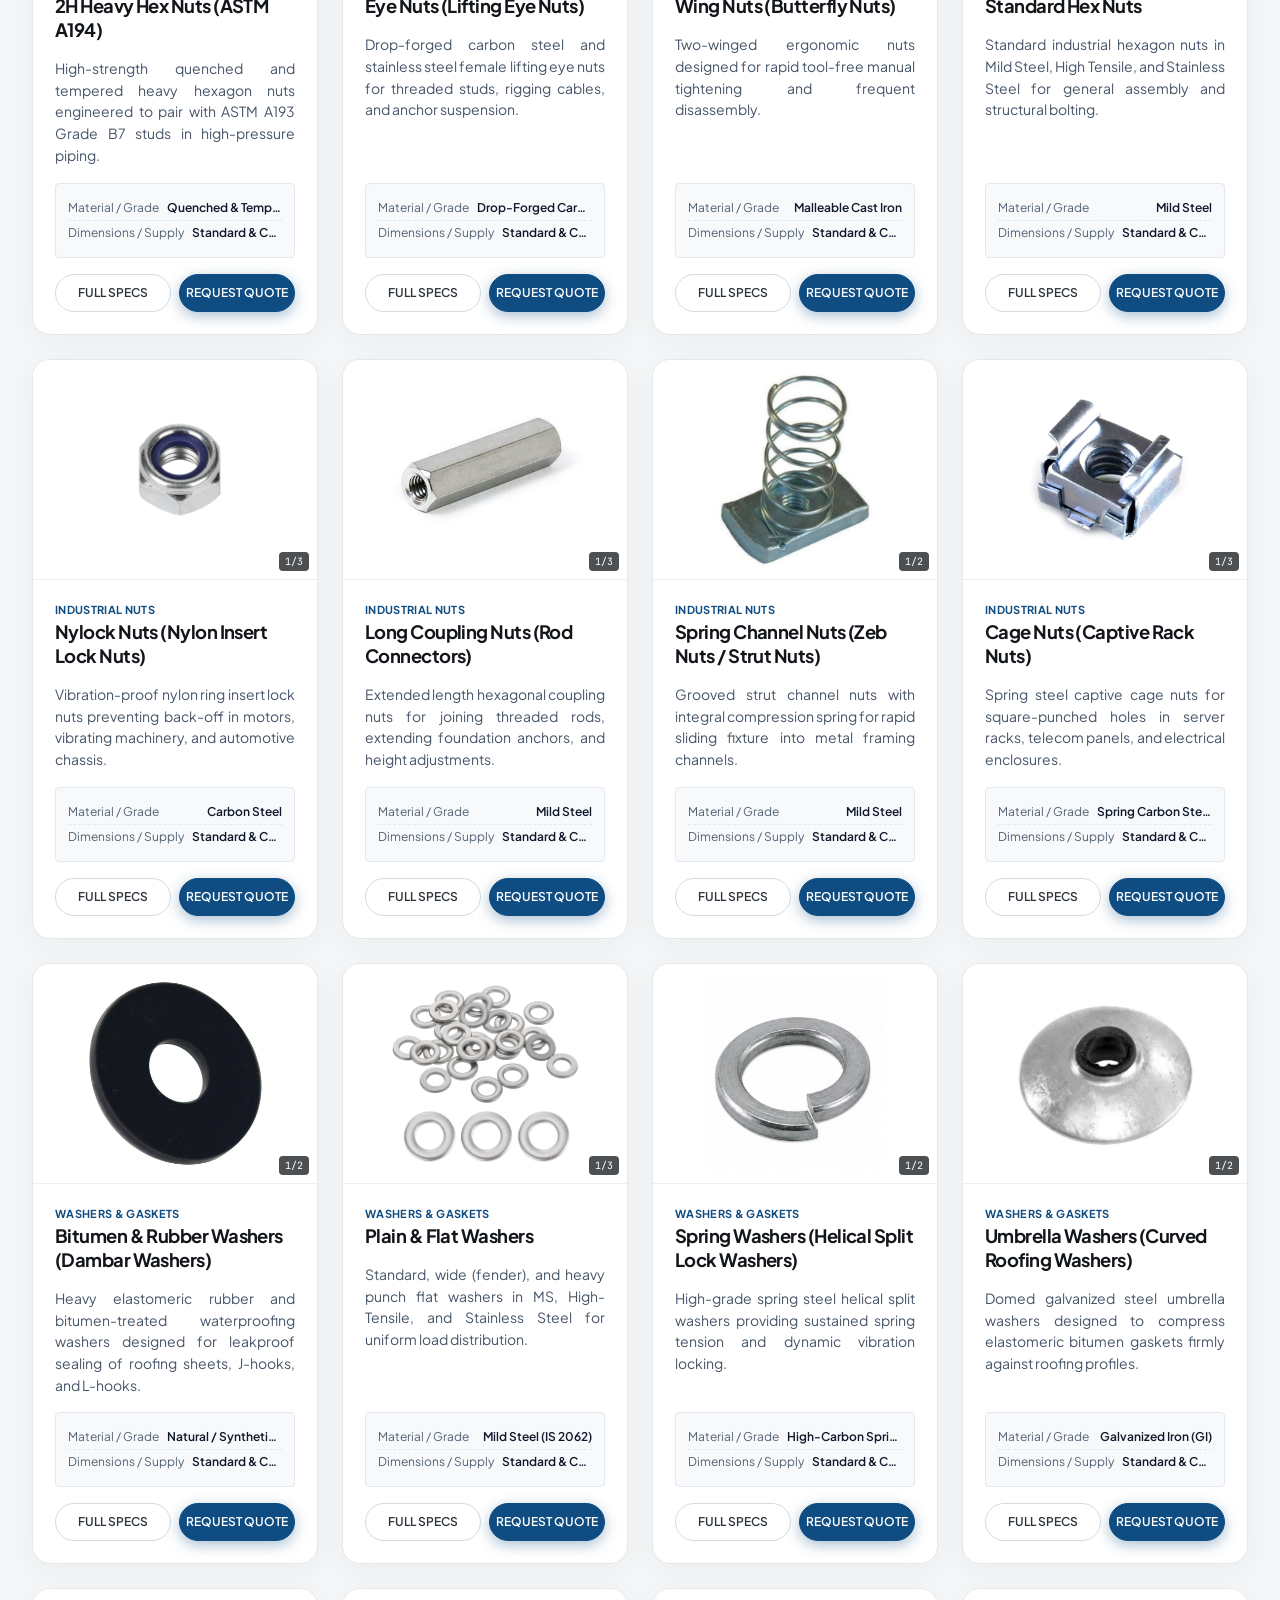
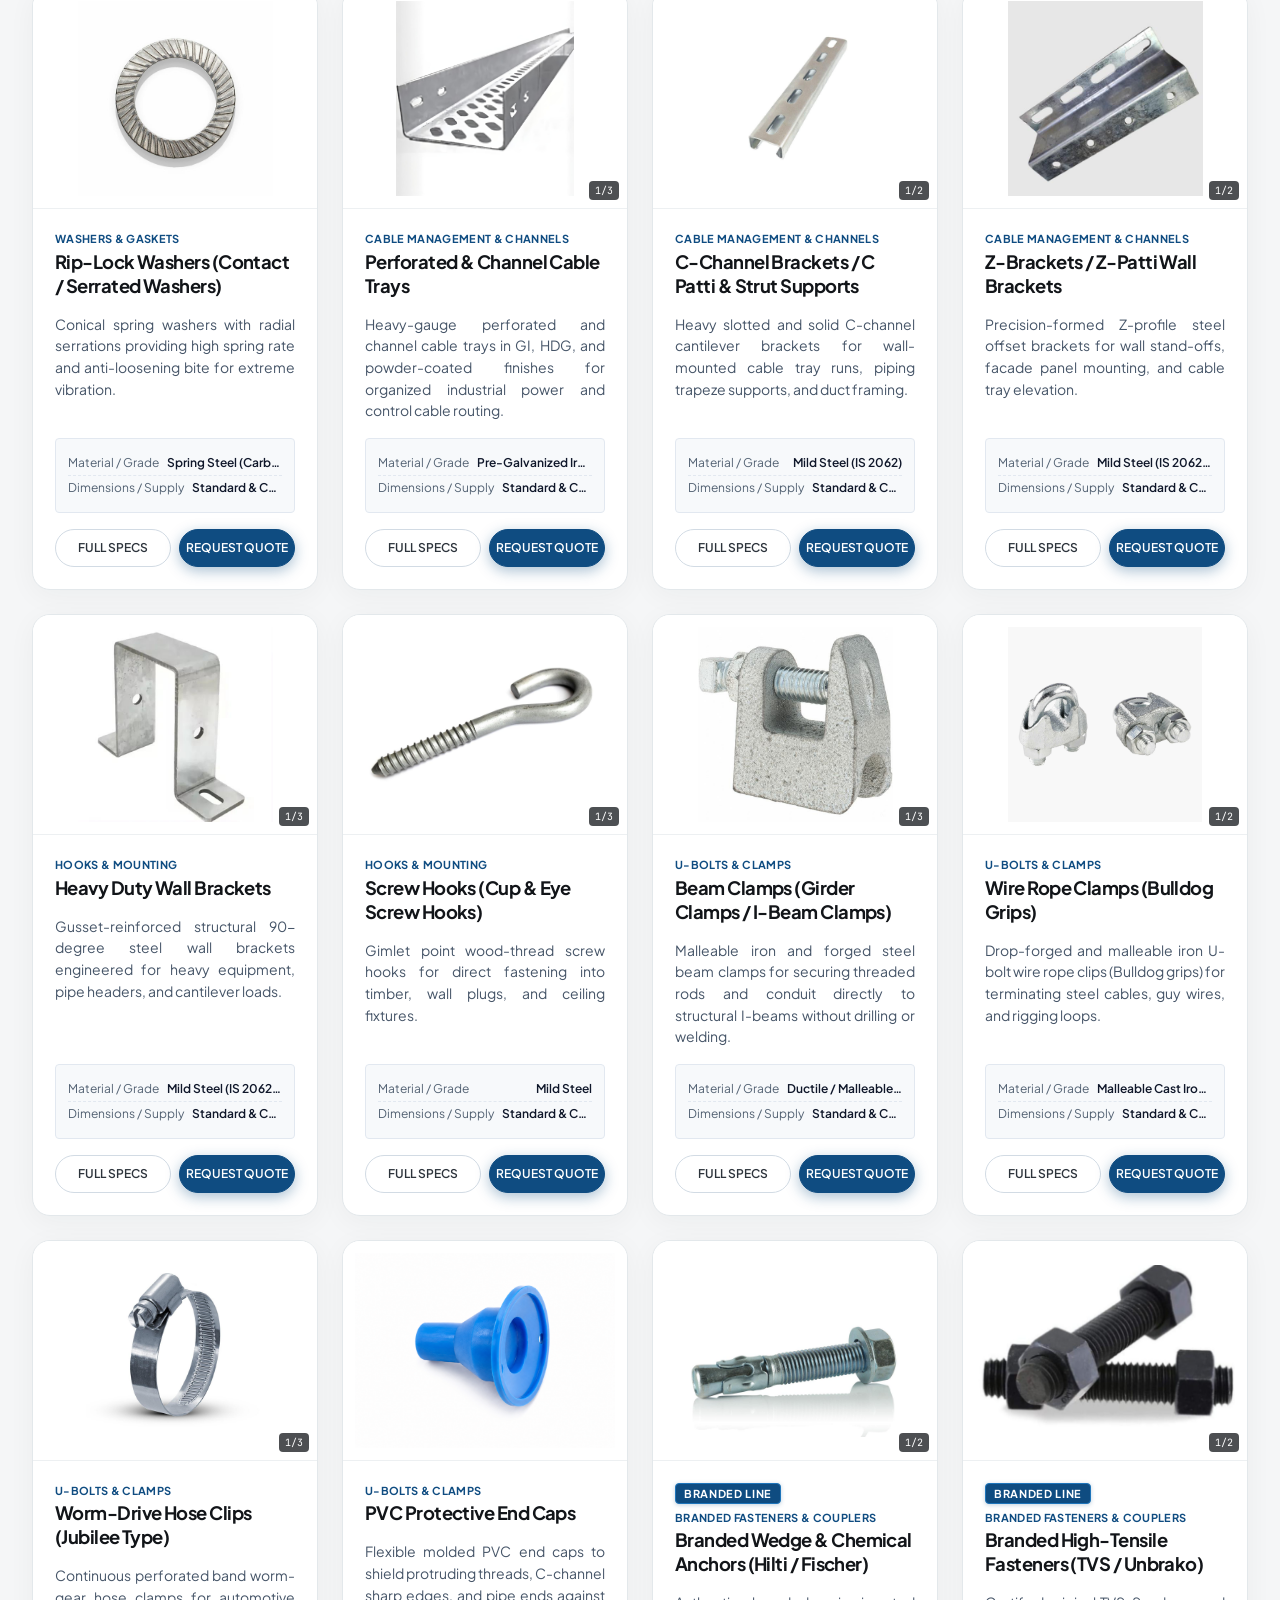
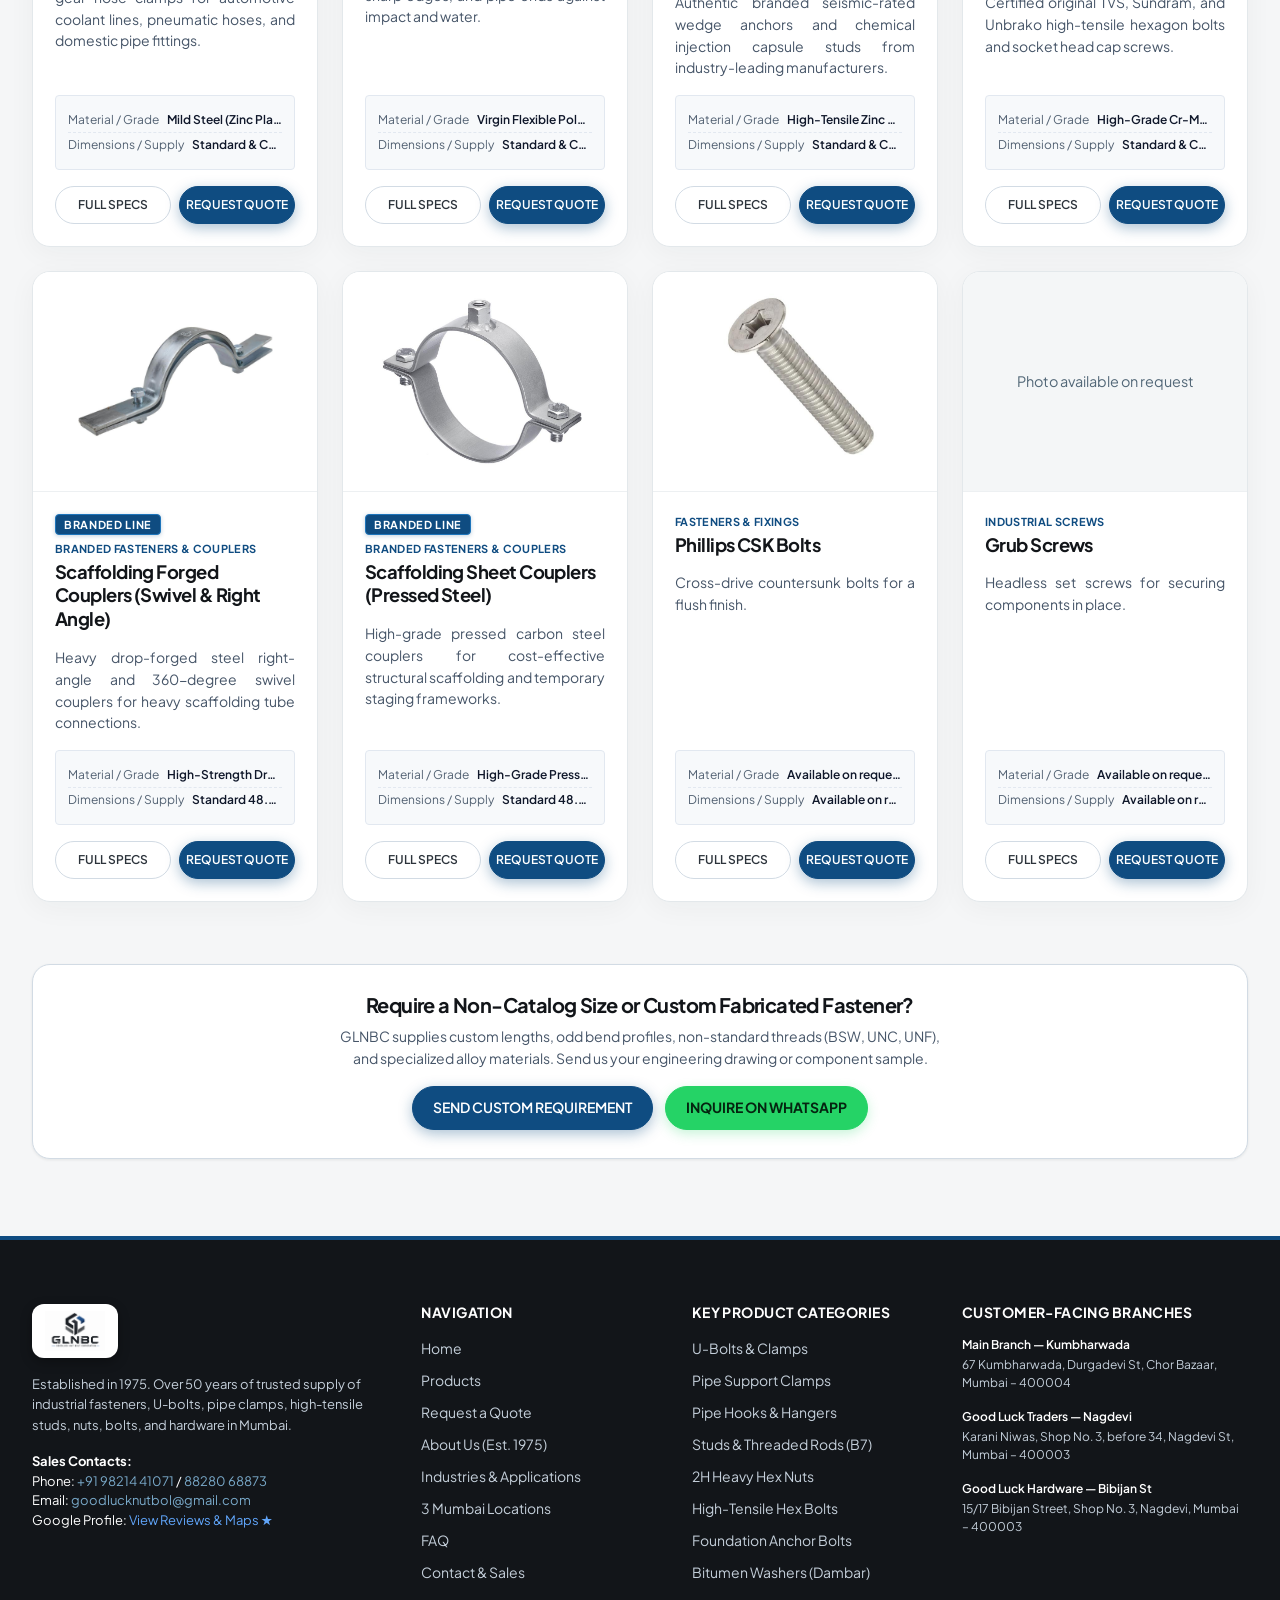
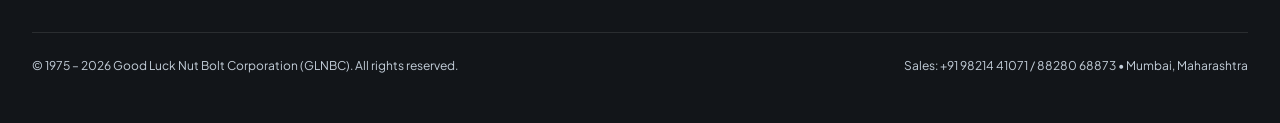
<file: products.html>
<!DOCTYPE html>
<html lang="en">
<head>
  <meta charset="UTF-8">
  <meta name="viewport" content="width=device-width, initial-scale=1.0">
  <title>Industrial Fasteners & Hardware Products | GLNBC Mumbai</title>
  <meta name="description" content="Browse all industrial products supplied by Good Luck Nut Bolt Corporation: U-Bolts, Pipe Clamps, Pipe Hooks, Nuts, Bolts, B7 Studs, Anchors, Washers, and Screws in standard & custom dimensions.">
  <meta name="keywords" content="fasteners products Mumbai, U-bolts catalogue, clamps catalogue, industrial nuts bolts Mumbai, high tensile fasteners, stainless steel bolts Mumbai">
  
  <!-- Favicon -->
  <link rel="icon" type="image/png" href="assets/images/brand/favicon.png">
  
  <!-- CSS Design System -->
  <link rel="stylesheet" href="assets/css/variables.css">
  <link rel="stylesheet" href="assets/css/base.css">
  <link rel="stylesheet" href="assets/css/components.css">
  <link rel="stylesheet" href="assets/css/layout.css">
</head>
<body class="bg-cad-steel">

  <!-- Top Bar -->
  <div class="top-bar">
    <div class="container top-bar-inner">
      <div class="top-bar-left">
        <span><strong>Est. 1975</strong> • 50+ Years of Fasteners Trade & Supply</span>
      </div>
      <div class="top-bar-right">
        <a href="tel:9821441071">Sales: +91 98214 41071</a>
        <span style="opacity: 0.3;">|</span>
        <a href="tel:8828068873">Enquiry: +91 88280 68873</a>
        <span style="opacity: 0.3;">|</span>
        <a href="locations.html">3 Mumbai Branches</a>
        <span style="opacity: 0.3;">|</span>
        <a href="https://share.google/hFtLFiSH9dYBeKDcI" target="_blank" rel="noopener noreferrer" style="color: #60A5FA;">★ Google Profile</a>
      </div>
    </div>
  </div>

  <!-- Header -->
  <header class="site-header">
    <div class="container header-inner">
      <a href="index.html" class="brand" aria-label="Good Luck Nut Bolt Corporation Homepage">
        <img src="assets/images/brand/glnbc-logo.png" alt="GLNBC - Good Luck Nut Bolt Corporation" class="brand-logo-img">
      </a>

      <nav class="nav-desktop">
        <a href="index.html" class="nav-link">Home</a>
        <a href="products.html" class="nav-link active">Products</a>
        <a href="about.html" class="nav-link">About Us</a>
        <a href="industries.html" class="nav-link">Industries</a>
        <a href="locations.html" class="nav-link">Locations</a>
        <a href="faq.html" class="nav-link">FAQ</a>
        <a href="contact.html" class="nav-link">Contact</a>
      </nav>

      <div class="header-actions">
        <a href="request-a-quote.html" class="btn btn-primary">Request a Quote</a>
        <button type="button" class="menu-toggle" aria-label="Toggle navigation menu">
          <svg width="24" height="24" viewBox="0 0 24 24" fill="none" stroke="currentColor" stroke-width="2"><line x1="3" y1="12" x2="21" y2="12"></line><line x1="3" y1="6" x2="21" y2="6"></line><line x1="3" y1="18" x2="21" y2="18"></line></svg>
        </button>
      </div>
    </div>
  </header>

  <!-- Mobile Drawer -->
  <div class="mobile-drawer-overlay"></div>
  <div class="mobile-drawer" role="dialog" aria-modal="true">
    <div class="mobile-drawer-header">
      <a href="index.html" class="brand" aria-label="Good Luck Nut Bolt Corporation Homepage">
        <img src="assets/images/brand/glnbc-logo.png" alt="GLNBC - Good Luck Nut Bolt Corporation" class="brand-logo-img">
      </a>
      <button type="button" class="mobile-drawer-close btn btn-sm btn-outline btn-icon-only">✕</button>
    </div>
    <div class="mobile-nav-links">
      <a href="index.html" class="mobile-nav-link">Home</a>
      <a href="products.html" class="mobile-nav-link active">Products</a>
      <a href="about.html" class="mobile-nav-link">About Us <span>50+ Years</span></a>
      <a href="industries.html" class="mobile-nav-link">Industries & Applications</a>
      <a href="locations.html" class="mobile-nav-link">3 Mumbai Locations</a>
      <a href="faq.html" class="mobile-nav-link">FAQ</a>
      <a href="contact.html" class="mobile-nav-link">Contact</a>
    </div>
    <div style="margin-top: auto; display: flex; flex-direction: column; gap: 10px;">
      <a href="request-a-quote.html" class="btn btn-primary btn-lg w-full">Get a Quote</a>
      <button type="button" class="btn btn-whatsapp btn-lg w-full" onclick="openWhatsAppQuote()">WhatsApp Us</button>
      <a href="https://share.google/hFtLFiSH9dYBeKDcI" target="_blank" rel="noopener noreferrer" class="btn btn-outline btn-sm w-full" style="text-align: center;">View Google Profile ★</a>
    </div>
  </div>

  <main>
    <!-- Catalogue Header Banner (UI Reference 1 Search & Quick Tags) -->
    <section class="section-dark bg-blueprint" style="padding: 44px 0 36px 0;">
      <div class="container">
        <span class="section-eyebrow">Product Discovery</span>
        <h1 style="color: white; font-size: clamp(1.8rem, 3vw, 2.5rem); margin-bottom: 10px;">
          Industrial Fasteners & Hardware Products
        </h1>
        <p style="color: var(--color-text-dim); max-width: 760px; font-size: 15px; line-height: 1.6;">
          Explore our industrial product lines stocked and supplied by GLNBC across our Mumbai trade branches. Filter by category, material, or keyword. Standard catalog sizes and custom fabrications to drawing are available on request.
        </p>

        <!-- Accessible Search Bar with Quick Pills (UI Reference 1) -->
        <div class="search-wrapper" style="margin-top: 24px; max-width: 780px;">
          <div class="search-input-group">
            <svg class="search-icon-left" width="20" height="20" viewBox="0 0 24 24" fill="none" stroke="currentColor" stroke-width="2"><circle cx="11" cy="11" r="8"></circle><line x1="21" y1="21" x2="16.65" y2="16.65"></line></svg>
            <input type="text" id="catalogue-search-input" class="search-input" placeholder="Search by name, grade, standard or alias (e.g. U-Bolt, B7 Stud, 2H Nut, Pipe Hook, Wedge Anchor)..." aria-label="Search industrial products">
            <button type="button" id="catalogue-search-clear" class="search-clear-btn" aria-label="Clear search">✕</button>
          </div>

          <!-- Quick Tag Filter Pills -->
          <div class="search-pills-bar">
            <span class="search-pills-label">Quick Search:</span>
            <button type="button" class="search-pill" data-quick-tag="U-Bolt">U-Bolts</button>
            <button type="button" class="search-pill" data-quick-tag="B7 Stud">B7 Studs</button>
            <button type="button" class="search-pill" data-quick-tag="2H Nut">2H Nuts</button>
            <button type="button" class="search-pill" data-quick-tag="Pipe Hook">Pipe Hooks</button>
            <button type="button" class="search-pill" data-quick-tag="Pipe Clamp">Pipe Clamps</button>
            <button type="button" class="search-pill" data-quick-tag="Wedge Anchor">Wedge Anchors</button>
            <button type="button" class="search-pill" data-quick-tag="Foundation Bolt">Foundation Bolts</button>
            <button type="button" class="search-pill" data-quick-tag="Bitumen">Bitumen Washers</button>
            <button type="button" class="search-pill" data-quick-tag="Stainless Steel">Stainless Steel</button>
          </div>
        </div>
      </div>
    </section>

    <!-- Catalogue Main Layout -->
    <section class="section" style="padding-top: 36px;">
      <div class="container">
        <div class="catalogue-layout">
          <div class="catalogue-filters" aria-label="Product filters">
            <div class="filter-heading"><div><span class="filter-overline">FIND YOUR FIT</span><h2>Browse by category</h2></div><button type="button" id="btn-reset-filters" class="filter-reset">Clear filters</button></div>
            <div class="category-pills" id="category-pills-container" aria-label="Product category">
              <button type="button" class="category-pill active" data-filter-category="all" aria-pressed="true">All products</button>
              <button type="button" class="category-pill" data-filter-category="u-bolts-clamps" aria-pressed="false">U-bolts & clamps</button>
              <button type="button" class="category-pill" data-filter-category="fasteners" aria-pressed="false">Fasteners & fixings</button>
              <button type="button" class="category-pill" data-filter-category="nuts" aria-pressed="false">Nuts</button>
              <button type="button" class="category-pill" data-filter-category="washers" aria-pressed="false">Washers</button>
              <button type="button" class="category-pill" data-filter-category="hooks-brackets" aria-pressed="false">Hooks & mounting</button>
              <button type="button" class="category-pill" data-filter-category="cable-management" aria-pressed="false">Cable management</button>
              <button type="button" class="category-pill" data-filter-category="screws" aria-pressed="false">Screws</button>
              <button type="button" class="category-pill" data-filter-category="branded-hardware" aria-pressed="false">Branded lines</button>
            </div>
            <div class="filter-material"><label for="material-filter-select">Material</label><select id="material-filter-select" class="form-control"><option value="all">All materials</option><option value="Stainless Steel">Stainless steel</option><option value="Mild Steel">Mild steel</option><option value="Carbon Steel">Carbon steel</option><option value="High Tensile">High tensile</option><option value="Brass">Brass</option></select></div>
          </div>
          <!-- Result Counter -->
          <div id="catalogue-count" role="status" aria-live="polite" style="font-size: 14px; font-weight: 600; color: var(--color-grey-muted);">
            Loading products…
          </div>

          <!-- Live Systematic Product Grid (UI Reference 3) -->
          <div class="product-grid" id="catalogue-grid">
            <!-- Rendered systematically by catalogue.js with multi-image flippers -->
          </div>

          <!-- Custom Requirement Notice -->
          <div class="notice-box" style="margin-top: 36px; text-align: center; padding: 28px; background: white; border: 1px solid var(--color-cool-grey-border); border-radius: var(--radius-lg); box-shadow: var(--shadow-sm);">
            <h3 style="margin-bottom: 8px; color: var(--color-deep-black); font-size: 1.25rem;">Require a Non-Catalog Size or Custom Fabricated Fastener?</h3>
            <p style="margin-bottom: 16px; font-size: 14px; color: var(--color-text-muted); max-width: 620px; margin-left: auto; margin-right: auto; line-height: 1.6;">
              GLNBC supplies custom lengths, odd bend profiles, non-standard threads (BSW, UNC, UNF), and specialized alloy materials. Send us your engineering drawing or component sample.
            </p>
            <div style="display: flex; gap: 12px; justify-content: center; flex-wrap: wrap;">
              <a href="request-a-quote.html" class="btn btn-primary">Send Custom Requirement</a>
              <button type="button" class="btn btn-whatsapp" onclick="openWhatsAppQuote('', 'Hello GLNBC, I have a custom fastener requirement and would like to share the specifications.')">Inquire on WhatsApp</button>
            </div>
          </div>
        </div>
      </div>
    </section>
  </main>

  <!-- Footer with High-Visibility Logo -->
  <footer class="site-footer">
    <div class="container">
      <div class="footer-grid">
        <div>
          <div class="brand" style="margin-bottom: 16px;">
            <img src="assets/images/brand/glnbc-logo.png" alt="GLNBC - Good Luck Nut Bolt Corporation" class="footer-brand-logo">
          </div>
          <p style="color: var(--color-text-dim); font-size: 13px; line-height: 1.6; margin-bottom: 16px;">
            Established in 1975. Over 50 years of trusted supply of industrial fasteners, U-bolts, pipe clamps, high-tensile studs, nuts, bolts, and hardware in Mumbai.
          </p>
          <div style="font-size: 13px; color: white;">
            <strong>Sales Contacts:</strong><br>
            Phone: <a href="tel:9821441071" style="color: #79A9C9;">+91 98214 41071</a> / <a href="tel:8828068873" style="color: #79A9C9;">88280 68873</a><br>
            Email: <a href="mailto:goodlucknutbol@gmail.com" style="color: #79A9C9;">goodlucknutbol@gmail.com</a><br>
            Google Profile: <a href="https://share.google/hFtLFiSH9dYBeKDcI" target="_blank" rel="noopener noreferrer" style="color: #60A5FA;">View Reviews & Maps ★</a>
          </div>
        </div>

        <div>
          <h4 class="footer-col-title">Navigation</h4>
          <ul class="footer-links">
            <li><a href="index.html" class="footer-link">Home</a></li>
            <li><a href="products.html" class="footer-link">Products</a></li>
            <li><a href="request-a-quote.html" class="footer-link">Request a Quote</a></li>
            <li><a href="about.html" class="footer-link">About Us (Est. 1975)</a></li>
            <li><a href="industries.html" class="footer-link">Industries & Applications</a></li>
            <li><a href="locations.html" class="footer-link">3 Mumbai Locations</a></li>
            <li><a href="faq.html" class="footer-link">FAQ</a></li>
            <li><a href="contact.html" class="footer-link">Contact & Sales</a></li>
          </ul>
        </div>

        <div>
          <h4 class="footer-col-title">Key Product Categories</h4>
          <ul class="footer-links">
            <li><a href="product.html?p=u-bolts" class="footer-link">U-Bolts & Clamps</a></li>
            <li><a href="product.html?p=pipe-clamps" class="footer-link">Pipe Support Clamps</a></li>
            <li><a href="product.html?p=pipe-hooks" class="footer-link">Pipe Hooks & Hangers</a></li>
            <li><a href="product.html?p=studs-threaded-products" class="footer-link">Studs & Threaded Rods (B7)</a></li>
            <li><a href="product.html?p=two-h-nuts" class="footer-link">2H Heavy Hex Nuts</a></li>
            <li><a href="product.html?p=hex-bolts" class="footer-link">High-Tensile Hex Bolts</a></li>
            <li><a href="product.html?p=foundation-bolts" class="footer-link">Foundation Anchor Bolts</a></li>
            <li><a href="product.html?p=bitumen-washers" class="footer-link">Bitumen Washers (Dambar)</a></li>
          </ul>
        </div>

        <div>
          <h4 class="footer-col-title">Customer-Facing Branches</h4>
          <div class="footer-branch-item">
            <div class="footer-branch-name">Main Branch — Kumbharwada</div>
            <div style="color: var(--color-text-dim);">67 Kumbharwada, Durgadevi St, Chor Bazaar, Mumbai – 400004</div>
          </div>
          <div class="footer-branch-item">
            <div class="footer-branch-name">Good Luck Traders — Nagdevi</div>
            <div style="color: var(--color-text-dim);">Karani Niwas, Shop No. 3, before 34, Nagdevi St, Mumbai – 400003</div>
          </div>
          <div class="footer-branch-item">
            <div class="footer-branch-name">Good Luck Hardware — Bibijan St</div>
            <div style="color: var(--color-text-dim);">15/17 Bibijan Street, Shop No. 3, Nagdevi, Mumbai – 400003</div>
          </div>
        </div>
      </div>

      <div class="footer-bottom">
        <div>© 1975 – 2026 Good Luck Nut Bolt Corporation (GLNBC). All rights reserved.</div>
        <div>Sales: +91 98214 41071 / 88280 68873 • Mumbai, Maharashtra</div>
      </div>
    </div>
  </footer>

  <!-- Sticky Mobile Action Bar -->
  <div class="mobile-bottom-bar">
    <button type="button" class="btn btn-whatsapp" onclick="openWhatsAppQuote()">
      WhatsApp
    </button>
    <a href="request-a-quote.html" class="btn btn-primary">
      Get a Quote
    </a>
  </div>

  <!-- Scripts -->
  <script src="assets/js/data/company.js"></script>
  <script src="assets/js/data/categories.js"></script>
  <script src="assets/js/data/products.js"></script>
  <script src="assets/js/main.js"></script>
  <script src="assets/js/catalogue.js"></script>
</body>
</html>
</file>
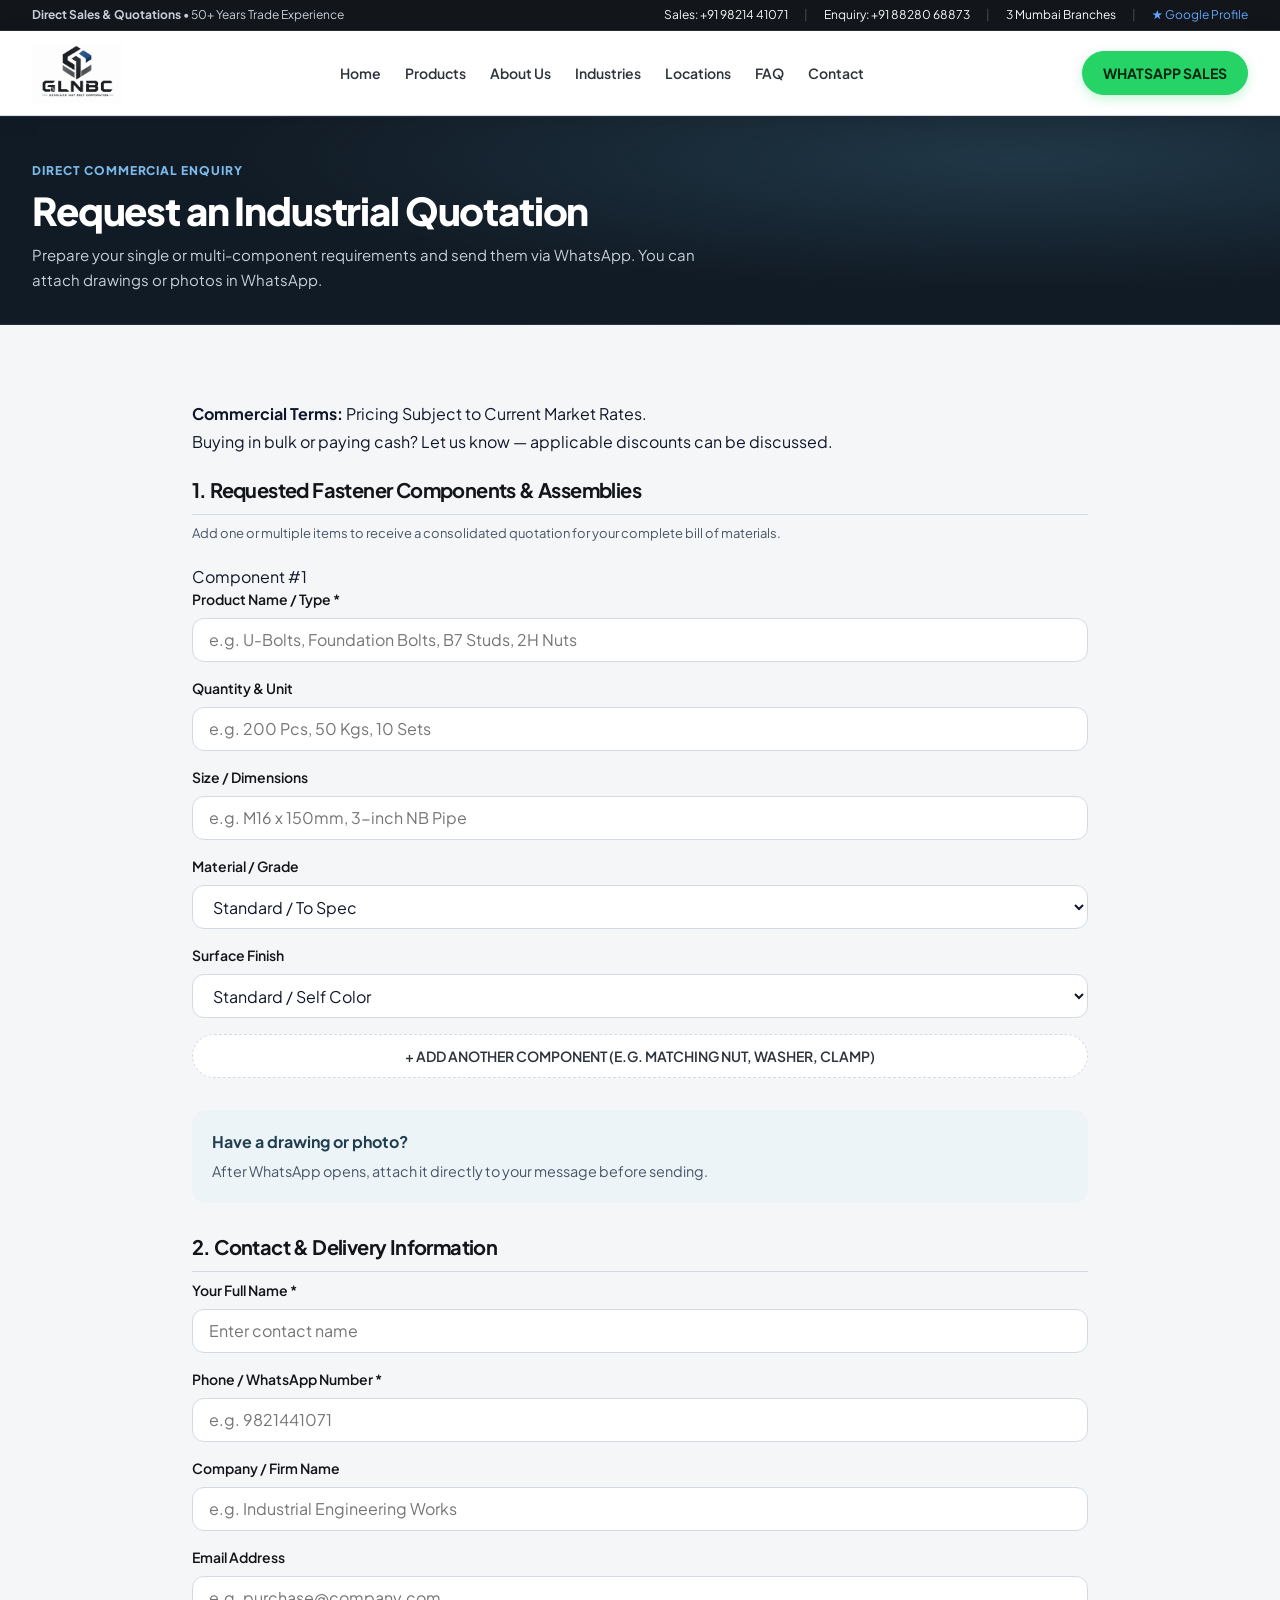
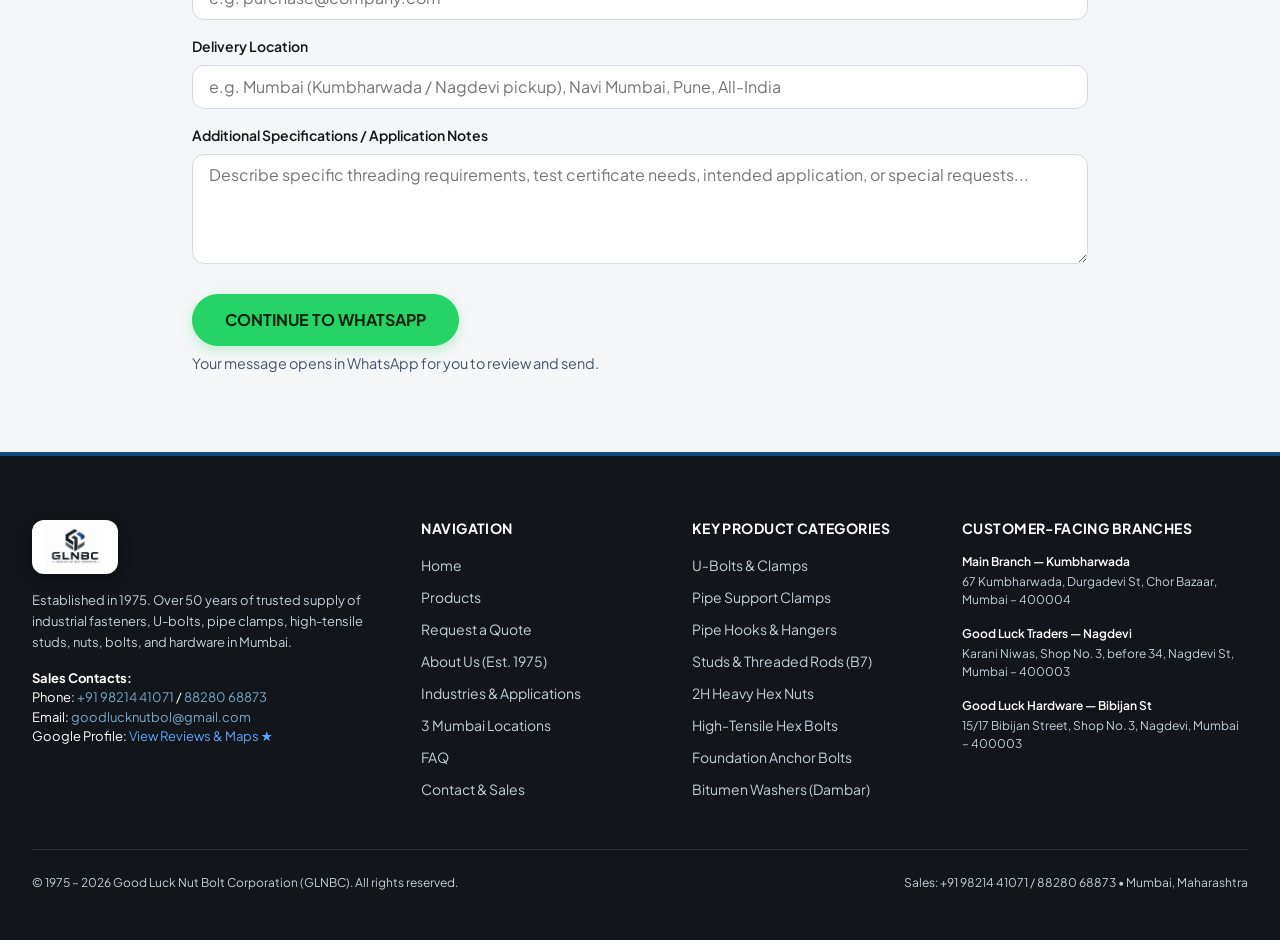
<file: request-a-quote.html>
<!DOCTYPE html>
<html lang="en">
<head>
  <meta charset="UTF-8">
  <meta name="viewport" content="width=device-width, initial-scale=1.0">
  <title>Request a Quote | Good Luck Nut Bolt Corporation (GLNBC) Mumbai</title>
  <meta name="description" content="Submit your industrial fastener and U-bolt requirements. Build a multi-component quote request and send it to GLNBC through WhatsApp.">
  <meta name="keywords" content="fasteners quote Mumbai, U-bolts quotation, nuts bolts RFQ, industrial hardware quote, custom fastener quote">
  
  <link rel="icon" type="image/png" href="assets/images/brand/favicon.png">
  <link rel="stylesheet" href="assets/css/variables.css">
  <link rel="stylesheet" href="assets/css/base.css">
  <link rel="stylesheet" href="assets/css/components.css">
  <link rel="stylesheet" href="assets/css/layout.css">
</head>
<body class="bg-cad-steel">

  <!-- Top Bar -->
  <div class="top-bar">
    <div class="container top-bar-inner">
      <div class="top-bar-left">
        <span><strong>Direct Sales & Quotations</strong> • 50+ Years Trade Experience</span>
      </div>
      <div class="top-bar-right">
        <a href="tel:9821441071">Sales: +91 98214 41071</a>
        <span style="opacity: 0.3;">|</span>
        <a href="tel:8828068873">Enquiry: +91 88280 68873</a>
        <span style="opacity: 0.3;">|</span>
        <a href="locations.html">3 Mumbai Branches</a>
        <span style="opacity: 0.3;">|</span>
        <a href="https://share.google/hFtLFiSH9dYBeKDcI" target="_blank" rel="noopener noreferrer" style="color: #60A5FA;">★ Google Profile</a>
      </div>
    </div>
  </div>

  <!-- Header -->
  <header class="site-header">
    <div class="container header-inner">
      <a href="index.html" class="brand" aria-label="Good Luck Nut Bolt Corporation Homepage">
        <img src="assets/images/brand/glnbc-logo.png" alt="GLNBC - Good Luck Nut Bolt Corporation" class="brand-logo-img">
      </a>

      <nav class="nav-desktop">
        <a href="index.html" class="nav-link">Home</a>
        <a href="products.html" class="nav-link">Products</a>
        <a href="about.html" class="nav-link">About Us</a>
        <a href="industries.html" class="nav-link">Industries</a>
        <a href="locations.html" class="nav-link">Locations</a>
        <a href="faq.html" class="nav-link">FAQ</a>
        <a href="contact.html" class="nav-link">Contact</a>
      </nav>

      <div class="header-actions">
        <button type="button" class="btn btn-whatsapp" onclick="openWhatsAppQuote()">
          WhatsApp Sales
        </button>
        <button type="button" class="menu-toggle" aria-label="Toggle navigation menu">
          <svg width="24" height="24" viewBox="0 0 24 24" fill="none" stroke="currentColor" stroke-width="2"><line x1="3" y1="12" x2="21" y2="12"></line><line x1="3" y1="6" x2="21" y2="6"></line><line x1="3" y1="18" x2="21" y2="18"></line></svg>
        </button>
      </div>
    </div>
  </header>

  <!-- Mobile Drawer -->
  <div class="mobile-drawer-overlay"></div>
  <div class="mobile-drawer" role="dialog" aria-modal="true">
    <div class="mobile-drawer-header">
      <a href="index.html" class="brand" aria-label="Good Luck Nut Bolt Corporation Homepage">
        <img src="assets/images/brand/glnbc-logo.png" alt="GLNBC - Good Luck Nut Bolt Corporation" class="brand-logo-img">
      </a>
      <button type="button" class="mobile-drawer-close btn btn-sm btn-outline btn-icon-only">✕</button>
    </div>
    <div class="mobile-nav-links">
      <a href="index.html" class="mobile-nav-link">Home</a>
      <a href="products.html" class="mobile-nav-link">Products</a>
      <a href="about.html" class="mobile-nav-link">About Us</a>
      <a href="industries.html" class="mobile-nav-link">Industries & Applications</a>
      <a href="locations.html" class="mobile-nav-link">3 Mumbai Locations</a>
      <a href="faq.html" class="mobile-nav-link">FAQ</a>
      <a href="contact.html" class="mobile-nav-link">Contact</a>
    </div>
    <div style="margin-top: auto; display: flex; flex-direction: column; gap: 10px;">
      <button type="button" class="btn btn-whatsapp btn-lg w-full" onclick="openWhatsAppQuote()">WhatsApp Us</button>
      <a href="https://share.google/hFtLFiSH9dYBeKDcI" target="_blank" rel="noopener noreferrer" class="btn btn-outline btn-sm w-full" style="text-align: center;">View Google Profile ★</a>
    </div>
  </div>

  <main>
    <section class="section-dark bg-blueprint" style="padding: 40px 0 32px 0;">
      <div class="container">
        <span class="section-eyebrow">Direct Commercial Enquiry</span>
        <h1 style="color: white; font-size: clamp(1.8rem, 3vw, 2.5rem); margin-bottom: 8px;">
          Request an Industrial Quotation
        </h1>
        <p style="color: var(--color-text-dim); max-width: 680px; font-size: 15px;">
          Prepare your single or multi-component requirements and send them via WhatsApp. You can attach drawings or photos in WhatsApp.
        </p>
      </div>
    </section>

    <section class="section">
      <div class="container" style="max-width: 960px;">
        <!-- Bulk & Cash Discount Reminder Banner -->
        <div class="notice-box notice-box-warning" style="margin-bottom: 24px;">
          <strong>Commercial Terms:</strong> Pricing Subject to Current Market Rates. 
          <span style="display: block; margin-top: 4px;">
            Buying in bulk or paying cash? Let us know — applicable discounts can be discussed.
          </span>
        </div>

        <!-- RFQ Form Wrapper -->
        <form id="rfq-main-form" class="rfq-builder">
          <h2 style="font-size: 20px; margin-bottom: 8px; border-bottom: 1px solid var(--color-cool-grey-border); padding-bottom: 12px;">
            1. Requested Fastener Components & Assemblies
          </h2>
          <p style="font-size: 13px; color: var(--color-text-muted); margin-bottom: 20px;">
            Add one or multiple items to receive a consolidated quotation for your complete bill of materials.
          </p>

          <!-- Dynamic Components Container -->
          <div id="components-container">
            <!-- Component #1 -->
            <div class="rfq-component-row" id="rfq-row-1">
              <div class="rfq-component-header">
                <span class="rfq-component-number">Component #1</span>
              </div>

              <div class="form-row form-row-2">
                <div class="form-group">
                  <label class="form-label" for="comp-name-1">Product Name / Type <span class="required">*</span></label>
                  <input type="text" class="form-control" id="comp-name-1" name="comp_name_1" placeholder="e.g. U-Bolts, Foundation Bolts, B7 Studs, 2H Nuts" required list="products-datalist">
                </div>
                <div class="form-group">
                  <label class="form-label" for="comp-qty-1">Quantity & Unit</label>
                  <input type="text" class="form-control" id="comp-qty-1" name="comp_qty_1" placeholder="e.g. 200 Pcs, 50 Kgs, 10 Sets">
                </div>
              </div>

              <div class="form-row form-row-3">
                <div class="form-group">
                  <label class="form-label" for="comp-size-1">Size / Dimensions</label>
                  <input type="text" class="form-control" id="comp-size-1" name="comp_size_1" placeholder="e.g. M16 x 150mm, 3-inch NB Pipe">
                </div>
                <div class="form-group">
                  <label class="form-label" for="comp-mat-1">Material / Grade</label>
                  <select class="form-control" id="comp-mat-1" name="comp_mat_1">
                    <option value="Standard / To Spec">Standard / To Spec</option>
                    <option value="Mild Steel (MS)">Mild Steel (MS)</option>
                    <option value="High Tensile Grade 8.8">High Tensile Grade 8.8</option>
                    <option value="High Tensile Grade 10.9">High Tensile Grade 10.9</option>
                    <option value="ASTM A193 B7 / A194 2H">ASTM A193 B7 / A194 2H</option>
                    <option value="Stainless Steel SS 304">Stainless Steel SS 304</option>
                    <option value="Stainless Steel SS 316">Stainless Steel SS 316</option>
                    <option value="Stainless Steel SS 202">Stainless Steel SS 202</option>
                    <option value="Brass / Aluminium">Brass / Aluminium</option>
                  </select>
                </div>
                <div class="form-group">
                  <label class="form-label" for="comp-finish-1">Surface Finish</label>
                  <select class="form-control" id="comp-finish-1" name="comp_finish_1">
                    <option value="Standard / Self Color">Standard / Self Color</option>
                    <option value="Hot Dip Galvanized (HDG)">Hot Dip Galvanized (HDG)</option>
                    <option value="Zinc Electroplated">Zinc Electroplated</option>
                    <option value="Black Oxide">Black Oxide</option>
                    <option value="PTFE / Xylan Coated">PTFE / Xylan Coated</option>
                    <option value="Natural SS">Natural SS</option>
                  </select>
                </div>
              </div>
            </div>
          </div>

          <!-- Add Component Button -->
          <div style="margin-bottom: 32px;">
            <button type="button" id="btn-add-component" class="btn btn-outline" style="border-style: dashed; width: 100%;">
              + Add Another Component (e.g. Matching Nut, Washer, Clamp)
            </button>
          </div>

          <div class="drawing-note"><strong>Have a drawing or photo?</strong><p>After WhatsApp opens, attach it directly to your message before sending.</p></div>

          <!-- Section 3: Contact & Delivery Info -->
          <h2 style="font-size: 20px; margin-top: 32px; margin-bottom: 8px; border-bottom: 1px solid var(--color-cool-grey-border); padding-bottom: 12px;">
            2. Contact & Delivery Information
          </h2>

          <div class="form-row form-row-2">
            <div class="form-group">
              <label class="form-label" for="client-name">Your Full Name <span class="required">*</span></label>
              <input type="text" class="form-control" id="client-name" name="client_name" placeholder="Enter contact name" required>
            </div>
            <div class="form-group">
              <label class="form-label" for="client-phone">Phone / WhatsApp Number <span class="required">*</span></label>
              <input type="tel" class="form-control" id="client-phone" name="client_phone" placeholder="e.g. 9821441071" required>
            </div>
          </div>

          <div class="form-row form-row-2">
            <div class="form-group">
              <label class="form-label" for="client-company">Company / Firm Name</label>
              <input type="text" class="form-control" id="client-company" name="client_company" placeholder="e.g. Industrial Engineering Works">
            </div>
            <div class="form-group">
              <label class="form-label" for="client-email">Email Address</label>
              <input type="email" class="form-control" id="client-email" name="client_email" placeholder="e.g. purchase@company.com">
            </div>
          </div>

          <div class="form-group">
            <label class="form-label" for="client-location">Delivery Location</label>
            <input type="text" class="form-control" id="client-location" name="client_location" placeholder="e.g. Mumbai (Kumbharwada / Nagdevi pickup), Navi Mumbai, Pune, All-India">
          </div>

          <div class="form-group">
            <label class="form-label" for="notes-input">Additional Specifications / Application Notes</label>
            <textarea class="form-control" id="notes-input" name="client_notes" placeholder="Describe specific threading requirements, test certificate needs, intended application, or special requests..."></textarea>
          </div>

          <div class="quote-actions"><button type="submit" class="btn btn-lg btn-whatsapp">Continue to WhatsApp</button><p>Your message opens in WhatsApp for you to review and send.</p></div>
        </form>
      </div>
    </section>
  </main>

  <!-- Datalist for auto-suggesting products -->
  <datalist id="products-datalist">
    <option value="U-Bolts"></option>
    <option value="Allen Cap Bolts"></option>
    <option value="Wedge Anchor Fasteners"></option>
    <option value="Pin-Type Anchor Fasteners"></option>
    <option value="Rawl Bolts / Rawl Anchor Fasteners"></option>
    <option value="Bullet Fasteners (TS Anchor)"></option>
    <option value="Bitumen Washers (Dambar)"></option>
    <option value="Button Head Screws"></option>
    <option value="C-Channel Brackets / C Patti"></option>
    <option value="Allen CSK Bolts"></option>
    <option value="Phillips CSK Bolts"></option>
    <option value="Grub Screws"></option>
    <option value="Countersunk (CSK) Screws"></option>
    <option value="Eye Bolts"></option>
    <option value="Eye Nuts"></option>
    <option value="Foundation Bolts"></option>
    <option value="Hex Bolts"></option>
    <option value="Hi-Tech Clamps"></option>
    <option value="Hose Clips"></option>
    <option value="J-Hooks"></option>
    <option value="L-Hooks"></option>
    <option value="Pipe Hooks"></option>
    <option value="Long Coupling Nuts"></option>
    <option value="Nuts (Standard Hex)"></option>
    <option value="Pipe Clamps"></option>
    <option value="PP (Polypropylene) Clamps"></option>
    <option value="Rubber Pipe Clamps"></option>
    <option value="Saddle Clamps"></option>
    <option value="Screw Hooks"></option>
    <option value="Self-Drilling Screws"></option>
    <option value="Studs & Threaded Products (B7)"></option>
    <option value="2H Heavy Hex Nuts"></option>
    <option value="Wall Brackets"></option>
    <option value="Z-Brackets"></option>
    <option value="Beam Clamps"></option>
    <option value="Perforated Cable Trays"></option>
    <option value="Cage Nuts"></option>
    <option value="Nylock Nuts"></option>
    <option value="Wing Nuts"></option>
    <option value="PVC End Caps"></option>
    <option value="Rip-Lock Washers"></option>
    <option value="Spring Washers"></option>
    <option value="Strut Channel Spring Nuts"></option>
    <option value="Umbrella Washers"></option>
    <option value="T-Bolts"></option>
    <option value="Double-Wire Hose Clamps"></option>
    <option value="Cement Nails"></option>
  </datalist>

  <!-- Footer with High-Visibility Logo -->
  <footer class="site-footer">
    <div class="container">
      <div class="footer-grid">
        <div>
          <div class="brand" style="margin-bottom: 16px;">
            <img src="assets/images/brand/glnbc-logo.png" alt="GLNBC - Good Luck Nut Bolt Corporation" class="footer-brand-logo">
          </div>
          <p style="color: var(--color-text-dim); font-size: 13px; line-height: 1.6; margin-bottom: 16px;">
            Established in 1975. Over 50 years of trusted supply of industrial fasteners, U-bolts, pipe clamps, high-tensile studs, nuts, bolts, and hardware in Mumbai.
          </p>
          <div style="font-size: 13px; color: white;">
            <strong>Sales Contacts:</strong><br>
            Phone: <a href="tel:9821441071" style="color: #79A9C9;">+91 98214 41071</a> / <a href="tel:8828068873" style="color: #79A9C9;">88280 68873</a><br>
            Email: <a href="mailto:goodlucknutbol@gmail.com" style="color: #79A9C9;">goodlucknutbol@gmail.com</a><br>
            Google Profile: <a href="https://share.google/hFtLFiSH9dYBeKDcI" target="_blank" rel="noopener noreferrer" style="color: #60A5FA;">View Reviews & Maps ★</a>
          </div>
        </div>

        <div>
          <h4 class="footer-col-title">Navigation</h4>
          <ul class="footer-links">
            <li><a href="index.html" class="footer-link">Home</a></li>
            <li><a href="products.html" class="footer-link">Products</a></li>
            <li><a href="request-a-quote.html" class="footer-link">Request a Quote</a></li>
            <li><a href="about.html" class="footer-link">About Us (Est. 1975)</a></li>
            <li><a href="industries.html" class="footer-link">Industries & Applications</a></li>
            <li><a href="locations.html" class="footer-link">3 Mumbai Locations</a></li>
            <li><a href="faq.html" class="footer-link">FAQ</a></li>
            <li><a href="contact.html" class="footer-link">Contact & Sales</a></li>
          </ul>
        </div>

        <div>
          <h4 class="footer-col-title">Key Product Categories</h4>
          <ul class="footer-links">
            <li><a href="product.html?p=u-bolts" class="footer-link">U-Bolts & Clamps</a></li>
            <li><a href="product.html?p=pipe-clamps" class="footer-link">Pipe Support Clamps</a></li>
            <li><a href="product.html?p=pipe-hooks" class="footer-link">Pipe Hooks & Hangers</a></li>
            <li><a href="product.html?p=studs-threaded-products" class="footer-link">Studs & Threaded Rods (B7)</a></li>
            <li><a href="product.html?p=two-h-nuts" class="footer-link">2H Heavy Hex Nuts</a></li>
            <li><a href="product.html?p=hex-bolts" class="footer-link">High-Tensile Hex Bolts</a></li>
            <li><a href="product.html?p=foundation-bolts" class="footer-link">Foundation Anchor Bolts</a></li>
            <li><a href="product.html?p=bitumen-washers" class="footer-link">Bitumen Washers (Dambar)</a></li>
          </ul>
        </div>

        <div>
          <h4 class="footer-col-title">Customer-Facing Branches</h4>
          <div class="footer-branch-item">
            <div class="footer-branch-name">Main Branch — Kumbharwada</div>
            <div style="color: var(--color-text-dim);">67 Kumbharwada, Durgadevi St, Chor Bazaar, Mumbai – 400004</div>
          </div>
          <div class="footer-branch-item">
            <div class="footer-branch-name">Good Luck Traders — Nagdevi</div>
            <div style="color: var(--color-text-dim);">Karani Niwas, Shop No. 3, before 34, Nagdevi St, Mumbai – 400003</div>
          </div>
          <div class="footer-branch-item">
            <div class="footer-branch-name">Good Luck Hardware — Bibijan St</div>
            <div style="color: var(--color-text-dim);">15/17 Bibijan Street, Shop No. 3, Nagdevi, Mumbai – 400003</div>
          </div>
        </div>
      </div>

      <div class="footer-bottom">
        <div>© 1975 – 2026 Good Luck Nut Bolt Corporation (GLNBC). All rights reserved.</div>
        <div>Sales: +91 98214 41071 / 88280 68873 • Mumbai, Maharashtra</div>
      </div>
    </div>
  </footer>

  <!-- Scripts -->
  <script src="assets/js/data/company.js"></script>
  <script src="assets/js/data/products.js"></script>
  <script src="assets/js/main.js"></script>
  <script src="assets/js/quote.js"></script>
</body>
</html>
</file>
<file: assets/css/variables.css>
/**
 * GLNBC Design Tokens & CSS Custom Properties
 * Brand Identity Palette:
 * - Gunmetal Steel: #2C333B, #3D4752, #1E2328
 * - Deep Charcoal / Carbon: #121519, #16191E, #1E2229
 * - Signature Metallic Industrial Navy Blue: #0F4C81, #1E75BB, #0090FF, #EBF3FA
 * - Steel Neutral Surfaces: #FFFFFF, #F4F6F9, #D4DCE4
 */

:root {
  /* Core Brand Colors - Grounded in GLNBC Official Logo */
  --color-gunmetal: #2C333B;
  --color-gunmetal-light: #3D4752;
  --color-gunmetal-dark: #1A1F24;
  --color-gunmetal-border: #3E4956;
  
  --color-deep-black: #121519;
  --color-carbon-black: #16191E;
  --color-black-card: #1C2027;
  
  /* Signature Industrial Navy Blue (#0F4C81) & Vibrant Accents */
  --color-industrial-blue: #0F4C81;
  --color-blue-hover: #165E9E;
  --color-blue-dark: #0A3358;
  --color-blue-accent: #1E75BB;
  --color-blue-bright: #0090FF;
  --color-blue-subtle: #EBF3FA;
  --color-blue-glow: rgba(15, 76, 129, 0.28);
  --color-blue-light: #2A72B2;
  
  /* Steel Neutral Surfaces */
  --color-cool-grey: #EEF2F6;
  --color-cool-grey-light: #F7F9FB;
  --color-cool-grey-border: #D2DBE4;
  --color-grey-muted: #64748B;
  --color-steel-surface: #E2E8F0;
  
  --color-white: #FFFFFF;
  --color-text-dark: #0F172A;
  --color-text-muted: #475569;
  --color-text-light: #F8FAFC;
  --color-text-dim: #94A3B8;

  /* Functional Colors */
  --color-success: #16A34A;
  --color-success-bg: #DCFCE7;
  --color-whatsapp: #25D366;
  --color-whatsapp-hover: #20BA5A;
  --color-warning: #D97706;
  --color-warning-bg: #FEF3C7;
  --color-accent-amber: #F59E0B;

  /* Typography */
  --font-family: 'Plus Jakarta Sans', 'Inter', -apple-system, BlinkMacSystemFont, 'Segoe UI', Roboto, sans-serif;
  --font-mono: 'JetBrains Mono', 'SFMono-Regular', Consolas, 'Liberation Mono', Menlo, monospace;
  
  --font-size-xs: 0.75rem;     /* 12px */
  --font-size-sm: 0.875rem;    /* 14px */
  --font-size-base: 1rem;      /* 16px */
  --font-size-md: 1.125rem;    /* 18px */
  --font-size-lg: 1.25rem;     /* 20px */
  --font-size-xl: 1.5rem;      /* 24px */
  --font-size-2xl: 1.875rem;   /* 30px */
  --font-size-3xl: 2.25rem;    /* 36px */
  --font-size-4xl: 3rem;       /* 48px */
  --font-size-5xl: 3.75rem;    /* 60px */

  --font-weight-normal: 400;
  --font-weight-medium: 500;
  --font-weight-semibold: 600;
  --font-weight-bold: 700;
  --font-weight-extrabold: 800;
  --font-weight-black: 900;

  --letter-spacing-tight: -0.03em;
  --letter-spacing-normal: 0;
  --letter-spacing-wide: 0.03em;
  --letter-spacing-wider: 0.06em;
  --letter-spacing-technical: 0.08em;

  /* Spacing */
  --space-1: 0.25rem;   /* 4px */
  --space-2: 0.5rem;    /* 8px */
  --space-3: 0.75rem;   /* 12px */
  --space-4: 1rem;      /* 16px */
  --space-5: 1.25rem;   /* 20px */
  --space-6: 1.5rem;    /* 24px */
  --space-8: 2rem;      /* 32px */
  --space-10: 2.5rem;   /* 40px */
  --space-12: 3rem;     /* 48px */
  --space-16: 4rem;     /* 64px */
  --space-20: 5rem;     /* 80px */
  --space-24: 6rem;     /* 96px */

  /* Borders & Radii */
  --radius-sm: 4px;
  --radius-md: 8px;
  --radius-lg: 12px;
  --radius-xl: 16px;
  --radius-full: 9999px;

  /* Shadows (Subtle, crisp industrial depth) */
  --shadow-sm: 0 1px 3px rgba(18, 21, 25, 0.08);
  --shadow-md: 0 4px 12px -1px rgba(18, 21, 25, 0.1), 0 2px 6px -1px rgba(18, 21, 25, 0.06);
  --shadow-lg: 0 16px 32px -4px rgba(18, 21, 25, 0.16), 0 6px 12px -2px rgba(18, 21, 25, 0.08);
  --shadow-blue-glow: 0 0 0 3px rgba(15, 76, 129, 0.3);

  /* Layout Widths */
  --container-max: 1280px;
  --header-height: 84px;
  --bottom-bar-height: 64px;

  /* Transitions */
  --transition-fast: 150ms cubic-bezier(0.4, 0, 0.2, 1);
  --transition-normal: 250ms cubic-bezier(0.4, 0, 0.2, 1);
  --transition-slow: 400ms cubic-bezier(0.4, 0, 0.2, 1);
}
</file>
<file: assets/css/base.css>
/**
 * GLNBC Base Styles, Reset & Typography
 * Industrial Design System: Gunmetal, Carbon Black, Navy Blue, Clean Steel Surfaces
 * Background: Technical CAD / Blueprint drafting grid patterns
 */

@import url('https://fonts.googleapis.com/css2?family=Plus+Jakarta+Sans:ital,wght@0,300;0,400;0,500;0,600;0,700;0,800;1,400;1,600&family=Inter:wght@400;500;600;700&family=JetBrains+Mono:wght@400;500;600&display=swap');

*, *::before, *::after {
  box-sizing: border-box;
  margin: 0;
  padding: 0;
}

html {
  font-family: var(--font-family);
  font-size: 16px;
  line-height: 1.5;
  color: var(--color-text-dark);
  background-color: var(--color-cool-grey-light);
  -webkit-font-smoothing: antialiased;
  -moz-osx-font-smoothing: grayscale;
  text-rendering: optimizeLegibility;
  scroll-behavior: smooth;
  overflow-x: hidden;
  width: 100%;
  max-width: 100vw;
}

body {
  min-height: 100vh;
  display: flex;
  flex-direction: column;
  background-color: #F8FAFC;
  overflow-x: hidden;
  width: 100%;
  max-width: 100vw;
  position: relative;
}

main {
  flex: 1 0 auto;
  width: 100%;
}

/* ==========================================================================
   Technical Blueprint & CAD Drawings Background Patterns
   ========================================================================== */
.bg-blueprint {
  background-color: var(--color-deep-black);
  background-image: 
    linear-gradient(rgba(15, 76, 129, 0.08) 1px, transparent 1px),
    linear-gradient(90deg, rgba(15, 76, 129, 0.08) 1px, transparent 1px),
    linear-gradient(rgba(255, 255, 255, 0.03) 1px, transparent 1px),
    linear-gradient(90deg, rgba(255, 255, 255, 0.03) 1px, transparent 1px);
  background-size: 100px 100px, 100px 100px, 20px 20px, 20px 20px;
  background-position: -1px -1px, -1px -1px, -1px -1px, -1px -1px;
  position: relative;
}

.bg-cad-steel {
  background-color: var(--color-gunmetal);
  background-image: 
    radial-gradient(circle at 15% 50%, rgba(15, 76, 129, 0.25) 0%, transparent 45%),
    radial-gradient(circle at 85% 30%, rgba(30, 117, 187, 0.18) 0%, transparent 40%),
    linear-gradient(rgba(255, 255, 255, 0.04) 1px, transparent 1px),
    linear-gradient(90deg, rgba(255, 255, 255, 0.04) 1px, transparent 1px);
  background-size: 100% 100%, 100% 100%, 40px 40px, 40px 40px;
}

.cad-watermark-overlay {
  position: absolute;
  inset: 0;
  pointer-events: none;
  background-repeat: no-repeat;
  background-position: right 5% center;
  background-size: 480px auto;
  opacity: 0.06;
  z-index: 1;
}

/* Typography Hierarchy */
h1, h2, h3, h4, h5, h6 {
  color: var(--color-deep-black);
  font-weight: var(--font-weight-bold);
  line-height: 1.2;
  letter-spacing: var(--letter-spacing-tight);
}

h1 {
  font-size: clamp(2.1rem, 4vw + 1rem, 3.5rem);
  font-weight: var(--font-weight-extrabold);
}

h2 {
  font-size: clamp(1.6rem, 2.5vw + 0.5rem, 2.4rem);
  font-weight: var(--font-weight-bold);
}

h3 {
  font-size: clamp(1.25rem, 1.5vw + 0.25rem, 1.7rem);
  font-weight: var(--font-weight-bold);
}

h4 {
  font-size: 1.25rem;
  font-weight: var(--font-weight-semibold);
}

h5 {
  font-size: 1.1rem;
  font-weight: var(--font-weight-semibold);
}

p {
  color: var(--color-text-muted);
  line-height: 1.68;
  font-size: var(--font-size-base);
}

a {
  color: var(--color-industrial-blue);
  text-decoration: none;
  transition: color var(--transition-fast);
}

a:hover {
  color: var(--color-blue-hover);
}

ul, ol {
  list-style-position: inside;
}

img, svg {
  display: block;
  max-width: 100%;
  height: auto;
}

button, input, select, textarea {
  font: inherit;
}

/* Accessibility & Focus States */
:focus-visible {
  outline: 2px solid var(--color-industrial-blue);
  outline-offset: 2px;
}

.sr-only {
  position: absolute;
  width: 1px;
  height: 1px;
  padding: 0;
  margin: -1px;
  overflow: hidden;
  clip: rect(0, 0, 0, 0);
  white-space: nowrap;
  border-width: 0;
}

/* Layout Container */
.container {
  width: 100%;
  max-width: var(--container-max);
  margin-left: auto;
  margin-right: auto;
  padding-left: var(--space-4);
  padding-right: var(--space-4);
}

@media (min-width: 768px) {
  .container {
    padding-left: var(--space-6);
    padding-right: var(--space-6);
  }
}

@media (min-width: 1200px) {
  .container {
    padding-left: var(--space-8);
    padding-right: var(--space-8);
  }
}

/* Section Wrappers */
.section {
  padding-top: var(--space-12);
  padding-bottom: var(--space-12);
  position: relative;
}

@media (min-width: 768px) {
  .section {
    padding-top: var(--space-16);
    padding-bottom: var(--space-16);
  }
}

.section-grey {
  background-color: var(--color-cool-grey-light);
  border-top: 1px solid var(--color-cool-grey-border);
  border-bottom: 1px solid var(--color-cool-grey-border);
}

.section-dark {
  background-color: var(--color-deep-black);
  color: var(--color-white);
  border-top: 1px solid rgba(255, 255, 255, 0.08);
  border-bottom: 1px solid rgba(255, 255, 255, 0.08);
}

.section-black {
  background-color: #0B0D0F;
  color: var(--color-white);
}

.section-header {
  margin-bottom: var(--space-8);
}

.section-header.text-center {
  text-align: center;
  max-width: 780px;
  margin-left: auto;
  margin-right: auto;
}

.section-eyebrow {
  display: inline-block;
  font-size: var(--font-size-xs);
  font-weight: var(--font-weight-extrabold);
  text-transform: uppercase;
  letter-spacing: var(--letter-spacing-technical);
  color: var(--color-industrial-blue);
  margin-bottom: var(--space-2);
}

.section-dark .section-eyebrow,
.bg-blueprint .section-eyebrow {
  color: #7BB9E8;
}

.section-title {
  margin-bottom: var(--space-3);
  line-height: 1.2;
}

.section-dark .section-title,
.bg-blueprint .section-title {
  color: var(--color-white);
}

.section-subtitle {
  font-size: var(--font-size-md);
  color: var(--color-text-muted);
  max-width: 680px;
}

.section-dark .section-subtitle,
.bg-blueprint .section-subtitle {
  color: var(--color-text-dim);
}
</file>
<file: assets/css/components.css>
/**
 * GLNBC Components CSS
 * Industrial UI Components: Buttons, Interactive Card Carousel, Multi-Image Flipper, Hero Slider, Forms, Badges, Search, Maps Embed
 * Color Palette: Gunmetal (#2C333B), Deep Charcoal (#121519), Signature Metallic Navy Blue (#0F4C81 / #1E75BB), Clean Steel
 */

/* ==========================================================================
   Buttons (44px+ touch targets, strong tactile states)
   ========================================================================== */
.btn {
  display: inline-flex;
  align-items: center;
  justify-content: center;
  gap: var(--space-2);
  min-height: 44px;
  padding: 0 var(--space-5);
  font-size: var(--font-size-sm);
  font-weight: var(--font-weight-semibold);
  letter-spacing: var(--letter-spacing-wide);
  text-transform: uppercase;
  border-radius: var(--radius-md);
  border: 1px solid transparent;
  cursor: pointer;
  transition: all var(--transition-fast);
  text-decoration: none;
  white-space: nowrap;
  user-select: none;
}

.btn-lg {
  min-height: 52px;
  padding: 0 var(--space-8);
  font-size: var(--font-size-base);
  font-weight: var(--font-weight-bold);
}

.btn-sm {
  min-height: 38px;
  padding: 0 var(--space-3);
  font-size: var(--font-size-xs);
  font-weight: var(--font-weight-semibold);
}

.btn-primary {
  background-color: var(--color-industrial-blue);
  color: var(--color-white);
  border-color: var(--color-industrial-blue);
  box-shadow: 0 4px 14px rgba(15, 76, 129, 0.35);
}

.btn-primary:hover {
  background-color: var(--color-blue-hover);
  border-color: var(--color-blue-hover);
  color: var(--color-white);
  box-shadow: 0 6px 18px rgba(15, 76, 129, 0.45);
  transform: translateY(-1px);
}

.btn-secondary {
  background-color: var(--color-gunmetal);
  color: var(--color-white);
  border-color: var(--color-gunmetal-border);
}

.btn-secondary:hover {
  background-color: var(--color-deep-black);
  border-color: var(--color-industrial-blue);
  color: var(--color-white);
}

.btn-outline {
  background-color: var(--color-white);
  color: var(--color-gunmetal);
  border-color: var(--color-cool-grey-border);
}

.btn-outline:hover {
  background-color: var(--color-cool-grey);
  color: var(--color-deep-black);
  border-color: var(--color-grey-muted);
}

.btn-outline-blue {
  background-color: transparent;
  color: var(--color-industrial-blue);
  border-color: var(--color-industrial-blue);
}

.btn-outline-blue:hover {
  background-color: var(--color-blue-subtle);
  color: var(--color-blue-dark);
}

.btn-outline-white {
  background-color: rgba(255, 255, 255, 0.08);
  color: var(--color-white);
  border-color: rgba(255, 255, 255, 0.35);
  backdrop-filter: blur(4px);
}

.btn-outline-white:hover {
  background-color: rgba(255, 255, 255, 0.2);
  border-color: var(--color-white);
  color: var(--color-white);
}

.btn-whatsapp {
  background-color: var(--color-whatsapp);
  color: #052410;
  font-weight: var(--font-weight-bold);
  border-color: var(--color-whatsapp);
  box-shadow: 0 4px 12px rgba(37, 211, 102, 0.25);
}

.btn-whatsapp:hover {
  background-color: var(--color-whatsapp-hover);
  border-color: var(--color-whatsapp-hover);
  color: #000000;
  box-shadow: 0 6px 16px rgba(37, 211, 102, 0.35);
}

.btn-icon-only {
  width: 44px;
  height: 44px;
  padding: 0;
  border-radius: var(--radius-sm);
}

.w-full {
  width: 100%;
}

/* ==========================================================================
   Badges, Tags & Technical Markers
   ========================================================================== */
.badge {
  display: inline-flex;
  align-items: center;
  gap: 4px;
  padding: 4px 8px;
  border-radius: var(--radius-sm);
  font-size: 11px;
  font-weight: var(--font-weight-bold);
  letter-spacing: var(--letter-spacing-wider);
  text-transform: uppercase;
  line-height: 1;
}

.badge-brand {
  background-color: var(--color-industrial-blue);
  color: var(--color-white);
  border: 1px solid var(--color-blue-light);
}

.badge-branded {
  background-color: var(--color-industrial-blue);
  color: var(--color-white);
  border: 1px solid var(--color-blue-accent);
  box-shadow: 0 1px 4px rgba(15, 76, 129, 0.25);
}

.badge-flagship {
  background: linear-gradient(135deg, var(--color-industrial-blue) 0%, #1E75BB 100%);
  color: var(--color-white);
  border: 1px solid rgba(255, 255, 255, 0.3);
}

.tag {
  display: inline-block;
  padding: 3px 8px;
  background-color: #F1F5F9;
  color: #334155;
  border: 1px solid #CBD5E1;
  border-radius: var(--radius-sm);
  font-size: 11px;
  font-family: var(--font-mono);
  margin-right: 4px;
  margin-bottom: 4px;
}

/* ==========================================================================
   Hero Slider / Rolling Carousel (Inspired by amioptics.co.in)
   ========================================================================== */
.hero-slider-wrapper {
  position: relative;
  width: 100%;
  overflow: hidden;
  border-bottom: 4px solid var(--color-industrial-blue);
}

.hero-slide {
  display: none;
  opacity: 0;
  transition: opacity 600ms ease-in-out;
  padding: var(--space-12) 0 var(--space-16) 0;
}

.hero-slide.active {
  display: block;
  opacity: 1;
}

.hero-slide-grid {
  display: grid;
  grid-template-columns: 1fr;
  gap: var(--space-8);
  align-items: center;
}

@media (min-width: 992px) {
  .hero-slide-grid {
    grid-template-columns: 1.25fr 1fr;
  }
}

.hero-slide-media {
  position: relative;
  height: 380px;
  background: radial-gradient(circle at center, rgba(30, 117, 187, 0.2) 0%, rgba(18, 21, 25, 0.85) 75%);
  border: 1px solid rgba(255, 255, 255, 0.15);
  border-radius: var(--radius-xl);
  overflow: hidden;
  display: flex;
  align-items: center;
  justify-content: center;
  padding: var(--space-6);
  box-shadow: 0 20px 40px rgba(0, 0, 0, 0.4);
}

.hero-slide-media img {
  max-width: 92%;
  max-height: 92%;
  object-fit: contain;
  filter: drop-shadow(0 12px 24px rgba(0,0,0,0.6));
  transition: transform 700ms cubic-bezier(0.2, 0.8, 0.2, 1);
}

.hero-slide.active .hero-slide-media img {
  transform: scale(1.03);
}

/* Hero Controls */
.hero-slider-controls {
  position: absolute;
  bottom: 24px;
  right: 24px;
  display: flex;
  align-items: center;
  gap: var(--space-3);
  z-index: 10;
}

@media (max-width: 768px) {
  .hero-slider-controls {
    bottom: 16px;
    left: 50%;
    right: auto;
    transform: translateX(-50%);
  }
}

.hero-arrow-btn {
  width: 42px;
  height: 42px;
  border-radius: 50%;
  background: rgba(255, 255, 255, 0.15);
  border: 1px solid rgba(255, 255, 255, 0.3);
  color: var(--color-white);
  display: flex;
  align-items: center;
  justify-content: center;
  cursor: pointer;
  transition: all var(--transition-fast);
  backdrop-filter: blur(6px);
}

.hero-arrow-btn:hover {
  background: var(--color-industrial-blue);
  border-color: var(--color-industrial-blue);
  transform: scale(1.08);
}

.hero-dots-container {
  display: flex;
  align-items: center;
  gap: 8px;
}

.hero-dot {
  width: 10px;
  height: 10px;
  border-radius: 50%;
  background: rgba(255, 255, 255, 0.35);
  border: none;
  cursor: pointer;
  transition: all var(--transition-fast);
}

.hero-dot.active {
  width: 28px;
  border-radius: var(--radius-full);
  background: var(--color-blue-bright);
}

/* ==========================================================================
   Search Bar & Quick Tags
   ========================================================================== */
.search-wrapper {
  position: relative;
  width: 100%;
}

.search-input-group {
  position: relative;
  display: flex;
  align-items: center;
  background-color: var(--color-white);
  border: 2px solid var(--color-cool-grey-border);
  border-radius: var(--radius-md);
  box-shadow: 0 4px 14px rgba(0, 0, 0, 0.08);
  transition: all var(--transition-fast);
}

.search-input-group:focus-within {
  border-color: var(--color-industrial-blue);
  box-shadow: 0 0 0 3px rgba(15, 76, 129, 0.25), 0 6px 18px rgba(0, 0, 0, 0.12);
}

.search-icon-left {
  position: absolute;
  left: 16px;
  color: var(--color-grey-muted);
  pointer-events: none;
}

.search-input {
  width: 100%;
  min-height: 48px;
  padding: 10px 48px;
  font-size: var(--font-size-base);
  color: var(--color-deep-black);
  border: none;
  background: transparent;
  outline: none;
  font-family: var(--font-family);
}

.search-input::placeholder {
  color: var(--color-grey-muted);
}

.search-clear-btn {
  position: absolute;
  right: 12px;
  background: none;
  border: none;
  color: var(--color-grey-muted);
  cursor: pointer;
  padding: 6px;
  display: none;
  align-items: center;
  justify-content: center;
  border-radius: 50%;
}

.search-clear-btn:hover {
  color: var(--color-deep-black);
  background-color: var(--color-cool-grey);
}

.search-clear-btn.active {
  display: flex;
}

.search-pills-bar {
  display: flex;
  align-items: center;
  gap: var(--space-2);
  flex-wrap: wrap;
  margin-top: var(--space-3);
}

.search-pills-label {
  font-size: var(--font-size-xs);
  font-weight: var(--font-weight-bold);
  color: #94A3B8;
  text-transform: uppercase;
  letter-spacing: var(--letter-spacing-wide);
}

.search-pill {
  display: inline-flex;
  align-items: center;
  padding: 4px 12px;
  font-size: 12px;
  font-weight: var(--font-weight-medium);
  background-color: rgba(255, 255, 255, 0.12);
  color: #E2E8F0;
  border: 1px solid rgba(255, 255, 255, 0.25);
  border-radius: var(--radius-full);
  cursor: pointer;
  transition: all var(--transition-fast);
  text-decoration: none;
  white-space: nowrap;
}

.search-pill:hover,
.search-pill.active {
  background-color: var(--color-industrial-blue);
  color: var(--color-white);
  border-color: var(--color-industrial-blue);
}

/* ==========================================================================
   Product Cards with Multi-Image Flipper Arrows & Clean Grid
   ========================================================================== */
.product-grid {
  display: grid;
  grid-template-columns: 1fr;
  gap: var(--space-6);
  width: 100%;
}

@media (min-width: 600px) {
  .product-grid {
    grid-template-columns: repeat(2, 1fr);
  }
}

@media (min-width: 992px) {
  .product-grid {
    grid-template-columns: repeat(3, 1fr);
  }
}

@media (min-width: 1200px) {
  .product-grid {
    grid-template-columns: repeat(4, 1fr);
  }
}

.product-card {
  background-color: var(--color-white);
  border: 1px solid var(--color-cool-grey-border);
  border-radius: var(--radius-lg);
  display: flex;
  flex-direction: column;
  height: 100%;
  transition: transform var(--transition-fast), box-shadow var(--transition-fast), border-color var(--transition-fast);
  position: relative;
  overflow: hidden;
  box-shadow: var(--shadow-sm);
}

.product-card:hover {
  transform: translateY(-4px);
  box-shadow: var(--shadow-lg);
  border-color: var(--color-industrial-blue);
}

.product-card::before {
  content: '';
  position: absolute;
  top: 0;
  left: 0;
  right: 0;
  height: 3px;
  background: linear-gradient(90deg, var(--color-gunmetal), var(--color-industrial-blue), var(--color-blue-bright));
  opacity: 0;
  transition: opacity var(--transition-fast);
  z-index: 4;
}

.product-card:hover::before {
  opacity: 1;
}

/* Product Media Container (Click to Open Detail Tab + Scroll Arrows) */
.product-card-media {
  width: 100%;
  height: 220px;
  background-color: #FFFFFF;
  border-bottom: 1px solid var(--color-cool-grey-border);
  display: flex;
  align-items: center;
  justify-content: center;
  overflow: hidden;
  position: relative;
  padding: var(--space-3);
  cursor: pointer;
  user-select: none;
}

.product-card-media img {
  width: 100%;
  height: 100%;
  object-fit: contain;
  transition: transform var(--transition-normal);
}

.product-card:hover .product-card-media img {
  transform: scale(1.04);
}

/* Multi-Image Quick Navigation Arrows */
.card-img-arrow {
  position: absolute;
  top: 50%;
  transform: translateY(-50%);
  width: 32px;
  height: 32px;
  border-radius: 50%;
  background: rgba(18, 21, 25, 0.7);
  border: 1px solid rgba(255, 255, 255, 0.3);
  color: var(--color-white);
  display: flex;
  align-items: center;
  justify-content: center;
  cursor: pointer;
  opacity: 0;
  transition: all var(--transition-fast);
  z-index: 3;
  font-size: 16px;
  font-weight: bold;
}

.product-card:hover .card-img-arrow {
  opacity: 0.9;
}

.card-img-arrow:hover {
  background: var(--color-industrial-blue);
  opacity: 1 !important;
  transform: translateY(-50%) scale(1.1);
}

.card-img-prev {
  left: 8px;
}

.card-img-next {
  right: 8px;
}

.card-img-counter {
  position: absolute;
  bottom: 8px;
  right: 8px;
  background: rgba(18, 21, 25, 0.75);
  color: var(--color-white);
  font-size: 10px;
  font-family: var(--font-mono);
  padding: 2px 6px;
  border-radius: var(--radius-sm);
  z-index: 3;
}

.product-card-content {
  padding: var(--space-5);
  display: flex;
  flex-direction: column;
  flex-grow: 1;
}

.product-card-header {
  display: flex;
  flex-direction: column;
  margin-bottom: var(--space-2);
}

.product-card-category {
  font-size: 11px;
  color: var(--color-industrial-blue);
  text-transform: uppercase;
  letter-spacing: var(--letter-spacing-wide);
  font-weight: var(--font-weight-bold);
  margin-bottom: 2px;
}

.product-card-title {
  font-size: 1.15rem;
  font-weight: var(--font-weight-bold);
  color: var(--color-deep-black);
  line-height: 1.3;
  margin-bottom: var(--space-2);
}

.product-card-title a {
  color: inherit;
  text-decoration: none;
}

.product-card-title a:hover {
  color: var(--color-industrial-blue);
}

.product-card-desc {
  font-size: var(--font-size-sm);
  color: var(--color-text-muted);
  line-height: 1.55;
  margin-bottom: var(--space-4);
  flex-grow: 1;
  text-align: justify;
  text-justify: inter-word;
}

.product-card-specs {
  background-color: var(--color-cool-grey-light);
  border: 1px solid #E2E8F0;
  border-radius: var(--radius-sm);
  padding: var(--space-3);
  margin-bottom: var(--space-4);
  font-size: var(--font-size-xs);
}

.product-card-spec-row {
  display: flex;
  justify-content: space-between;
  gap: var(--space-2);
  padding: 3px 0;
  border-bottom: 1px dashed #E2E8F0;
}

.product-card-spec-row:last-child {
  border-bottom: none;
}

.product-card-spec-label {
  color: var(--color-grey-muted);
  flex-shrink: 0;
}

.product-card-spec-val {
  font-weight: var(--font-weight-semibold);
  color: var(--color-text-dark);
  text-align: right;
  overflow: hidden;
  text-overflow: ellipsis;
  white-space: nowrap;
}

/* PC & Mobile Fixed Actions (Never Overflow) */
.product-card-actions {
  display: flex;
  gap: var(--space-2);
  margin-top: auto;
  width: 100%;
}

.product-card-actions .btn {
  flex: 1;
  min-width: 0;
  padding: 0 8px;
  font-size: 12px;
  white-space: nowrap;
  overflow: hidden;
  text-overflow: ellipsis;
}

/* ==========================================================================
   4-Pillar Trust Highlights (CAD Accent Cards)
   ========================================================================== */
.trust-cards-grid {
  display: grid;
  grid-template-columns: 1fr;
  gap: var(--space-5);
}

@media (min-width: 640px) {
  .trust-cards-grid {
    grid-template-columns: repeat(2, 1fr);
  }
}

@media (min-width: 1024px) {
  .trust-cards-grid {
    grid-template-columns: repeat(4, 1fr);
  }
}

.trust-card {
  background: var(--color-white);
  border: 1px solid var(--color-cool-grey-border);
  border-radius: var(--radius-lg);
  padding: var(--space-6);
  position: relative;
  transition: all var(--transition-fast);
  box-shadow: var(--shadow-sm);
}

.trust-card:hover {
  transform: translateY(-3px);
  border-color: var(--color-industrial-blue);
  box-shadow: var(--shadow-md);
}

.trust-card-icon-box {
  width: 48px;
  height: 48px;
  border-radius: var(--radius-md);
  background: var(--color-blue-subtle);
  color: var(--color-industrial-blue);
  display: flex;
  align-items: center;
  justify-content: center;
  margin-bottom: var(--space-4);
}

.trust-card-title {
  font-size: 1.15rem;
  font-weight: var(--font-weight-bold);
  color: var(--color-deep-black);
  margin-bottom: var(--space-1);
}

.trust-card-desc {
  font-size: 13px;
  color: var(--color-text-muted);
  line-height: 1.55;
}

/* ==========================================================================
   Google Maps & Branch Locations Embed
   ========================================================================== */
.maps-section-grid {
  display: grid;
  grid-template-columns: 1fr;
  gap: var(--space-8);
  align-items: stretch;
}

@media (min-width: 992px) {
  .maps-section-grid {
    grid-template-columns: 1fr 1.3fr;
  }
}

.maps-container {
  width: 100%;
  min-height: 380px;
  border-radius: var(--radius-lg);
  overflow: hidden;
  border: 2px solid var(--color-cool-grey-border);
  box-shadow: var(--shadow-md);
}

.maps-container iframe {
  width: 100%;
  height: 100%;
  min-height: 380px;
  border: 0;
  display: block;
}

/* ==========================================================================
   Brand Logos & Branch Identity Cards
   ========================================================================== */
.brand-logo-img {
  height: 60px;
  width: auto;
  max-width: 280px;
  object-fit: contain;
  display: block;
}

@media (max-width: 768px) {
  .brand-logo-img {
    height: 46px;
    max-width: 210px;
  }
}

/* Footer High-Visibility Logo */
.footer-brand-logo {
  height: 54px;
  width: auto;
  max-width: 260px;
  object-fit: contain;
  display: block;
  background: #FFFFFF;
  padding: 6px 12px;
  border-radius: var(--radius-md);
  border: 1px solid rgba(255, 255, 255, 0.2);
  box-shadow: 0 4px 12px rgba(0, 0, 0, 0.3);
}

.branch-card {
  background: var(--color-white);
  border: 1px solid var(--color-cool-grey-border);
  border-radius: var(--radius-lg);
  padding: var(--space-6);
  position: relative;
  transition: box-shadow var(--transition-fast), border-color var(--transition-fast);
}

.branch-card:hover {
  box-shadow: var(--shadow-md);
  border-color: var(--color-industrial-blue);
}

.branch-card-header {
  border-bottom: 1px solid var(--color-cool-grey-border);
  padding-bottom: var(--space-4);
  margin-bottom: var(--space-4);
}

.branch-card-title {
  font-size: 1.25rem;
  font-weight: var(--font-weight-bold);
  color: var(--color-deep-black);
}

/* Forms */
.form-group {
  margin-bottom: var(--space-4);
}

.form-label {
  display: block;
  font-size: var(--font-size-sm);
  font-weight: var(--font-weight-semibold);
  color: var(--color-deep-black);
  margin-bottom: var(--space-2);
}

.form-control {
  width: 100%;
  min-height: 44px;
  padding: var(--space-2) var(--space-4);
  border: 1px solid var(--color-cool-grey-border);
  border-radius: var(--radius-md);
  background-color: var(--color-white);
  color: var(--color-text-dark);
  font-size: var(--font-size-base);
  transition: border-color var(--transition-fast), box-shadow var(--transition-fast);
}

.form-control:focus {
  outline: none;
  border-color: var(--color-industrial-blue);
  box-shadow: var(--shadow-blue-glow);
}

textarea.form-control {
  min-height: 110px;
  resize: vertical;
}
</file>
<file: assets/css/layout.css>
/**
 * GLNBC Layout Styles: Header, Navigation, Hero, Footer, Sticky Mobile Action Bar
 */

/* ==========================================================================
   Top Notification / Contact Bar
   ========================================================================== */
.top-bar {
  background-color: var(--color-deep-black);
  color: var(--color-text-dim);
  font-size: var(--font-size-xs);
  border-bottom: 1px solid rgba(255, 255, 255, 0.1);
  padding: 6px 0;
}

.top-bar-inner {
  display: flex;
  align-items: center;
  justify-content: space-between;
  gap: var(--space-4);
}

.top-bar-left,
.top-bar-right {
  display: flex;
  align-items: center;
  gap: var(--space-4);
}

.top-bar a {
  color: var(--color-text-light);
  display: inline-flex;
  align-items: center;
  gap: 4px;
}

.top-bar a:hover {
  color: #79A9C9;
}

/* ==========================================================================
   Main Header
   ========================================================================== */
.site-header {
  background-color: var(--color-white);
  border-bottom: 1px solid var(--color-cool-grey-border);
  position: sticky;
  top: 0;
  z-index: 90;
  box-shadow: var(--shadow-sm);
}

.header-inner {
  display: flex;
  align-items: center;
  justify-content: space-between;
  height: var(--header-height);
  gap: var(--space-4);
}

/* Brand Identity */
.brand {
  display: flex;
  align-items: center;
  gap: var(--space-3);
  text-decoration: none;
}

.brand-mark {
  width: 44px;
  height: 44px;
  background-color: var(--color-gunmetal);
  border-radius: var(--radius-sm);
  display: flex;
  flex-direction: column;
  align-items: center;
  justify-content: center;
  color: var(--color-white);
  font-weight: var(--font-weight-extrabold);
  font-size: 1.1rem;
  letter-spacing: -0.05em;
  border: 1px solid var(--color-industrial-blue);
}

.brand-text {
  display: flex;
  flex-direction: column;
}

.brand-name {
  font-size: 1.125rem;
  font-weight: var(--font-weight-extrabold);
  color: var(--color-deep-black);
  letter-spacing: var(--letter-spacing-tight);
  line-height: 1.1;
  text-transform: uppercase;
}

.brand-sub {
  font-size: 10px;
  font-weight: var(--font-weight-bold);
  color: var(--color-industrial-blue);
  letter-spacing: var(--letter-spacing-technical);
  text-transform: uppercase;
}

/* Desktop Navigation */
.nav-desktop {
  display: none;
  align-items: center;
  gap: var(--space-6);
}

@media (min-width: 1024px) {
  .nav-desktop {
    display: flex;
  }
}

.nav-link {
  font-size: var(--font-size-sm);
  font-weight: var(--font-weight-semibold);
  color: var(--color-gunmetal);
  text-decoration: none;
  padding: var(--space-2) 0;
  position: relative;
  transition: color var(--transition-fast);
}

.nav-link:hover,
.nav-link.active {
  color: var(--color-industrial-blue);
}

.nav-link.active::after {
  content: '';
  position: absolute;
  bottom: -4px;
  left: 0;
  right: 0;
  height: 2px;
  background-color: var(--color-industrial-blue);
}

.header-actions {
  display: flex;
  align-items: center;
  gap: var(--space-3);
}

.menu-toggle {
  display: flex;
  align-items: center;
  justify-content: center;
  width: 44px;
  height: 44px;
  background: none;
  border: 1px solid var(--color-cool-grey-border);
  border-radius: var(--radius-md);
  color: var(--color-deep-black);
  cursor: pointer;
}

@media (min-width: 1024px) {
  .menu-toggle {
    display: none;
  }
}

/* Mobile Drawer */
.mobile-drawer {
  position: fixed;
  top: 0;
  right: -100%;
  width: 100%;
  max-width: 360px;
  height: 100vh;
  background-color: var(--color-white);
  box-shadow: -4px 0 24px rgba(0, 0, 0, 0.15);
  z-index: 100;
  transition: right 300ms ease;
  display: flex;
  flex-direction: column;
  padding: var(--space-6);
  overflow-y: auto;
}

.mobile-drawer.active {
  right: 0;
}

.mobile-drawer-overlay {
  position: fixed;
  inset: 0;
  background-color: rgba(0, 0, 0, 0.5);
  z-index: 95;
  opacity: 0;
  visibility: hidden;
  transition: all 300ms ease;
}

.mobile-drawer-overlay.active {
  opacity: 1;
  visibility: visible;
}

.mobile-drawer-header {
  display: flex;
  align-items: center;
  justify-content: space-between;
  margin-bottom: var(--space-6);
  padding-bottom: var(--space-4);
  border-bottom: 1px solid var(--color-cool-grey-border);
}

.mobile-nav-links {
  display: flex;
  flex-direction: column;
  gap: var(--space-2);
  margin-bottom: var(--space-6);
}

.mobile-nav-link {
  font-size: var(--font-size-md);
  font-weight: var(--font-weight-semibold);
  color: var(--color-deep-black);
  padding: var(--space-3) 0;
  border-bottom: 1px solid var(--color-cool-grey-light);
  display: flex;
  align-items: center;
  justify-content: space-between;
}

/* ==========================================================================
   Hero Section
   ========================================================================== */
.hero {
  background: linear-gradient(135deg, var(--color-deep-black) 0%, var(--color-gunmetal) 100%);
  color: var(--color-white);
  padding: var(--space-12) 0 var(--space-16) 0;
  position: relative;
  border-bottom: 3px solid var(--color-industrial-blue);
}

.hero-content {
  max-width: 840px;
}

.hero-badge {
  display: inline-flex;
  align-items: center;
  gap: var(--space-2);
  background-color: rgba(62, 107, 138, 0.25);
  border: 1px solid rgba(121, 169, 201, 0.4);
  color: #B5D7ED;
  padding: 4px 12px;
  border-radius: var(--radius-sm);
  font-size: var(--font-size-xs);
  font-weight: var(--font-weight-bold);
  letter-spacing: var(--letter-spacing-technical);
  text-transform: uppercase;
  margin-bottom: var(--space-4);
}

.hero-title {
  color: var(--color-white);
  margin-bottom: var(--space-4);
  line-height: 1.15;
}

.hero-title span {
  color: #79A9C9;
}

.hero-subtitle {
  font-size: var(--font-size-lg);
  color: var(--color-text-dim);
  line-height: 1.6;
  margin-bottom: var(--space-8);
  max-width: 720px;
}

.hero-actions {
  display: flex;
  flex-wrap: wrap;
  gap: var(--space-4);
  margin-bottom: var(--space-8);
}

.hero-quick-search {
  max-width: 620px;
}

/* ==========================================================================
   Specialist Section (U-Bolt & Clamps Focus)
   ========================================================================== */
.specialist-section {
  background-color: var(--color-gunmetal);
  color: var(--color-white);
  border-radius: var(--radius-lg);
  padding: var(--space-8);
  border: 1px solid rgba(255, 255, 255, 0.1);
  position: relative;
  overflow: hidden;
}

@media (min-width: 768px) {
  .specialist-section {
    padding: var(--space-12);
  }
}

.specialist-grid {
  display: grid;
  grid-template-columns: 1fr;
  gap: var(--space-8);
  align-items: center;
}

@media (min-width: 992px) {
  .specialist-grid {
    grid-template-columns: 1.2fr 1fr;
  }
}

.spec-list {
  list-style: none;
  margin: var(--space-4) 0 var(--space-6) 0;
  display: flex;
  flex-direction: column;
  gap: var(--space-3);
}

.spec-list li {
  display: flex;
  align-items: flex-start;
  gap: var(--space-3);
  font-size: var(--font-size-sm);
  color: var(--color-text-light);
}

.spec-list-icon {
  color: #79A9C9;
  flex-shrink: 0;
  margin-top: 3px;
}

/* ==========================================================================
   Footer
   ========================================================================== */
.site-footer {
  background-color: var(--color-deep-black);
  color: var(--color-text-dim);
  border-top: 4px solid var(--color-industrial-blue);
  padding-top: var(--space-16);
  padding-bottom: var(--space-12);
}

.footer-grid {
  display: grid;
  grid-template-columns: 1fr;
  gap: var(--space-8);
  margin-bottom: var(--space-12);
}

@media (min-width: 640px) {
  .footer-grid {
    grid-template-columns: repeat(2, 1fr);
  }
}

@media (min-width: 1024px) {
  .footer-grid {
    grid-template-columns: 1.5fr 1fr 1fr 1.2fr;
  }
}

.footer-col-title {
  color: var(--color-white);
  font-size: var(--font-size-sm);
  font-weight: var(--font-weight-bold);
  letter-spacing: var(--letter-spacing-wide);
  text-transform: uppercase;
  margin-bottom: var(--space-4);
}

.footer-links {
  list-style: none;
  display: flex;
  flex-direction: column;
  gap: var(--space-2);
}

.footer-link {
  color: var(--color-text-dim);
  font-size: var(--font-size-sm);
  text-decoration: none;
  transition: color var(--transition-fast);
}

.footer-link:hover {
  color: var(--color-white);
}

.footer-branch-item {
  margin-bottom: var(--space-4);
  font-size: var(--font-size-xs);
  line-height: 1.5;
}

.footer-branch-name {
  color: var(--color-white);
  font-weight: var(--font-weight-semibold);
  margin-bottom: 2px;
}

.footer-bottom {
  border-top: 1px solid rgba(255, 255, 255, 0.1);
  padding-top: var(--space-6);
  display: flex;
  flex-direction: column;
  gap: var(--space-3);
  align-items: center;
  justify-content: space-between;
  font-size: var(--font-size-xs);
}

@media (min-width: 768px) {
  .footer-bottom {
    flex-direction: row;
  }
}

/* ==========================================================================
   Sticky Mobile Action Bar (44px+ touch targets)
   ========================================================================== */
.mobile-bottom-bar {
  position: fixed;
  bottom: 0;
  left: 0;
  right: 0;
  height: var(--bottom-bar-height);
  background-color: var(--color-white);
  border-top: 1px solid var(--color-cool-grey-border);
  box-shadow: 0 -4px 12px rgba(0, 0, 0, 0.08);
  display: flex;
  align-items: center;
  padding: 0 var(--space-3);
  gap: var(--space-2);
  z-index: 80;
}

@media (min-width: 768px) {
  .mobile-bottom-bar {
    display: none;
  }
}

.mobile-bottom-bar .btn {
  flex: 1;
}

/* Safe padding at body end when mobile bar is visible */
@media (max-width: 767px) {
  body {
    padding-bottom: var(--bottom-bar-height);
  }
}

/* Refined, high-contrast surfaces and catalogue navigation */
:root { --color-text-muted:#465568; --color-text-dim:#c4cfda; --color-grey-muted:#536273; --radius-md:12px; --radius-lg:18px; --radius-xl:24px; }
.bg-cad-steel { background:#f5f6f7; background-image:none; }
.bg-blueprint { background:#111b25; background-image:radial-gradient(ellipse at 80% 20%,#203747 0%,transparent 55%); }
.site-header { background:rgba(255,255,255,.97); box-shadow:0 3px 24px rgba(15,23,42,.05); }
.btn { border-radius:999px; letter-spacing:0; }
.hero-slider-wrapper { border-bottom:0; }
.hero-slide { padding:clamp(48px,6vw,88px) 0; }
.hero-title { font-size:clamp(2.4rem,4.8vw,4.6rem); letter-spacing:-.045em; line-height:1.06; }
.hero-title span { color:#9ec8e3; }
.hero-subtitle { color:#d7e2eb; font-size:clamp(1rem,1.35vw,1.18rem); }
.hero-slide-media { background:#f5f6f6; border:0; box-shadow:0 24px 70px rgba(0,0,0,.2); }
.hero-slide-media img { filter:none; mix-blend-mode:multiply; }
.hero-badge { color:#d9eaf5; background:rgba(255,255,255,.08); border-radius:999px; }
.google-profile-strip { background:#fff; border-bottom:1px solid #e2e8ed; }
.google-profile-inner { min-height:88px; display:flex; align-items:center; justify-content:space-between; gap:20px; padding-top:18px; padding-bottom:18px; }
.google-profile-inner strong,.google-profile-inner span { display:block; }
.google-profile-inner span { color:#536273; font-size:.9rem; margin-top:3px; }
.section { padding-top:clamp(54px,6vw,90px); padding-bottom:clamp(54px,6vw,90px); }
.section-grey { background:#eef1f2; border:0; }
.section-title { letter-spacing:-.035em; }
.technical-grid { display:grid; grid-template-columns:repeat(4,minmax(0,1fr)); gap:16px; }
.technical-card { background:#fff; border:1px solid #e0e6e9; border-radius:20px; padding:26px; box-shadow:0 8px 30px rgba(21,34,46,.04); }
.technical-card-header { display:flex; align-items:center; gap:13px; margin-bottom:20px; }
.technical-icon-box { width:42px; height:42px; flex:none; border-radius:12px; background:#eaf2f7; color:#14537c; display:grid; place-items:center; }
.technical-card-title { font-size:1.05rem; line-height:1.25; color:#142331; }
.technical-spec-list { list-style:none; margin:0; padding:0; }
.technical-spec-list li { color:#465568; font-size:.89rem; line-height:1.6; padding:9px 0; border-top:1px solid #edf0f2; }
.technical-spec-list strong { color:#182d3d; }
.technical-bullet { display:none; }
.catalogue-layout { display:grid; gap:26px; }
.catalogue-filters { padding:26px; background:#fff; border:1px solid #e0e6e9; border-radius:20px; box-shadow:0 10px 35px rgba(22,39,53,.04); }
.filter-heading { display:flex; justify-content:space-between; align-items:end; gap:16px; margin-bottom:18px; }
.filter-heading h2 { font-size:1.3rem; margin:4px 0 0; color:#142331; }
.filter-overline { color:#386b88; font-size:.7rem; font-weight:800; letter-spacing:.12em; }
.filter-reset { background:none; border:0; color:#12567f; font:inherit; font-size:.9rem; font-weight:700; cursor:pointer; padding:8px; }
.category-pills { display:flex; flex-wrap:wrap; gap:8px; }
.category-pill { border:1px solid #d9e1e7; background:#fff; border-radius:999px; padding:10px 15px; color:#273f50; font:inherit; font-size:.875rem; cursor:pointer; transition:background .2s,color .2s,border-color .2s; }
.category-pill:hover { border-color:#14537c; }
.category-pill.active { background:#163b54; border-color:#163b54; color:#fff; }
.filter-material { display:flex; align-items:center; gap:12px; border-top:1px solid #edf0f2; margin-top:20px; padding-top:18px; color:#334a5a; font-size:.9rem; font-weight:700; }
.filter-material select { width:auto; min-width:180px; min-height:42px; }
.product-card { border-color:#e3e8eb; box-shadow:0 6px 28px rgba(23,38,49,.045); border-radius:18px; }
.product-card:hover { transform:translateY(-3px); box-shadow:0 14px 35px rgba(23,38,49,.1); border-color:#c9d7df; }
.product-card::before { display:none; }
.product-card-media { background:#fff; border-color:#edf0f2; }
.product-card-content { padding:22px; }
.product-card-desc { color:#465568; }
.product-image-placeholder { background:#f4f6f7; color:#526777; cursor:default; font-size:.9rem; }
#faq-root h2 { color:#172d3d; }
.accordion { background:#fff; border-color:#dce4e8; }
.accordion-header { color:#172d3d; }
.accordion-content { text-align:left !important; }
.site-footer { --color-text-dim:#c4cfda; }
:focus-visible { outline:3px solid #1882bf; outline-offset:3px; }
@media(max-width:1000px) { .technical-grid { grid-template-columns:repeat(2,minmax(0,1fr)); } }
@media(max-width:600px) { .technical-grid { grid-template-columns:1fr; } .google-profile-inner { align-items:flex-start; flex-direction:column; } .catalogue-filters { padding:20px; } .filter-material { align-items:flex-start; flex-direction:column; } .filter-material select { width:100%; } .hero-slide-media { height:260px; } .hero-slide { padding:42px 0 70px; } }
@media(prefers-reduced-motion:reduce) { *,*::before,*::after { scroll-behavior:auto !important; transition-duration:.01ms !important; animation-duration:.01ms !important; animation-iteration-count:1 !important; } }

/* Motion and responsive finishing */
.hero-slide.active { animation: hero-entrance .65s cubic-bezier(.2,.7,.2,1) both; }
.hero-slide.active .hero-content { animation: hero-content-in .75s cubic-bezier(.2,.7,.2,1) both; }
@keyframes hero-entrance { from { opacity:0; } to { opacity:1; } }
@keyframes hero-content-in { from { opacity:0; transform:translateY(16px); } to { opacity:1; transform:translateY(0); } }
@keyframes reveal-in { from { opacity:.55; transform:translateY(12px); } to { opacity:1; transform:translateY(0); } }
.is-revealed { animation: reveal-in .55s cubic-bezier(.2,.7,.2,1); }
.hero-slider-controls { position:relative; inset:auto; transform:none; justify-content:center; padding:0 0 24px; }
.hero-pause-btn { color:#e5f0f5; background:transparent; border:1px solid #8298a7; border-radius:999px; padding:8px 14px; cursor:pointer; font:inherit; font-size:.8rem; }
.drawing-note { margin:24px 0; padding:20px; background:#edf4f7; color:#213f51; border-radius:14px; }
.drawing-note p,.quote-actions p { margin-top:5px; color:#465568; font-size:.9rem; }
.quote-actions { margin-top:24px; }
@media (max-width: 600px) {
  .hero-title { font-size:clamp(2rem,9vw,2.8rem); overflow-wrap:anywhere; }
  .hero-actions .btn { width:100%; white-space:normal; text-align:center; }
  .hero-slider-controls { position:relative; inset:auto; transform:none; }
  .contact-grid-layout > div:first-child { grid-template-columns:minmax(0,1fr) !important; }
  #contact-quick-form .btn, .quote-actions .btn { width:100%; white-space:normal; }
  .product-card-actions { flex-wrap:wrap; }
  .product-card-actions .btn { min-width:0; }
}
@media (prefers-reduced-motion: reduce) { .hero-slide.active, .hero-slide.active .hero-content, .is-revealed { animation:none; } }
@media (min-width: 900px) { #product-detail-columns { grid-template-columns:minmax(0, .9fr) minmax(0, 1.1fr) !important; align-items:start; } }
</file>
